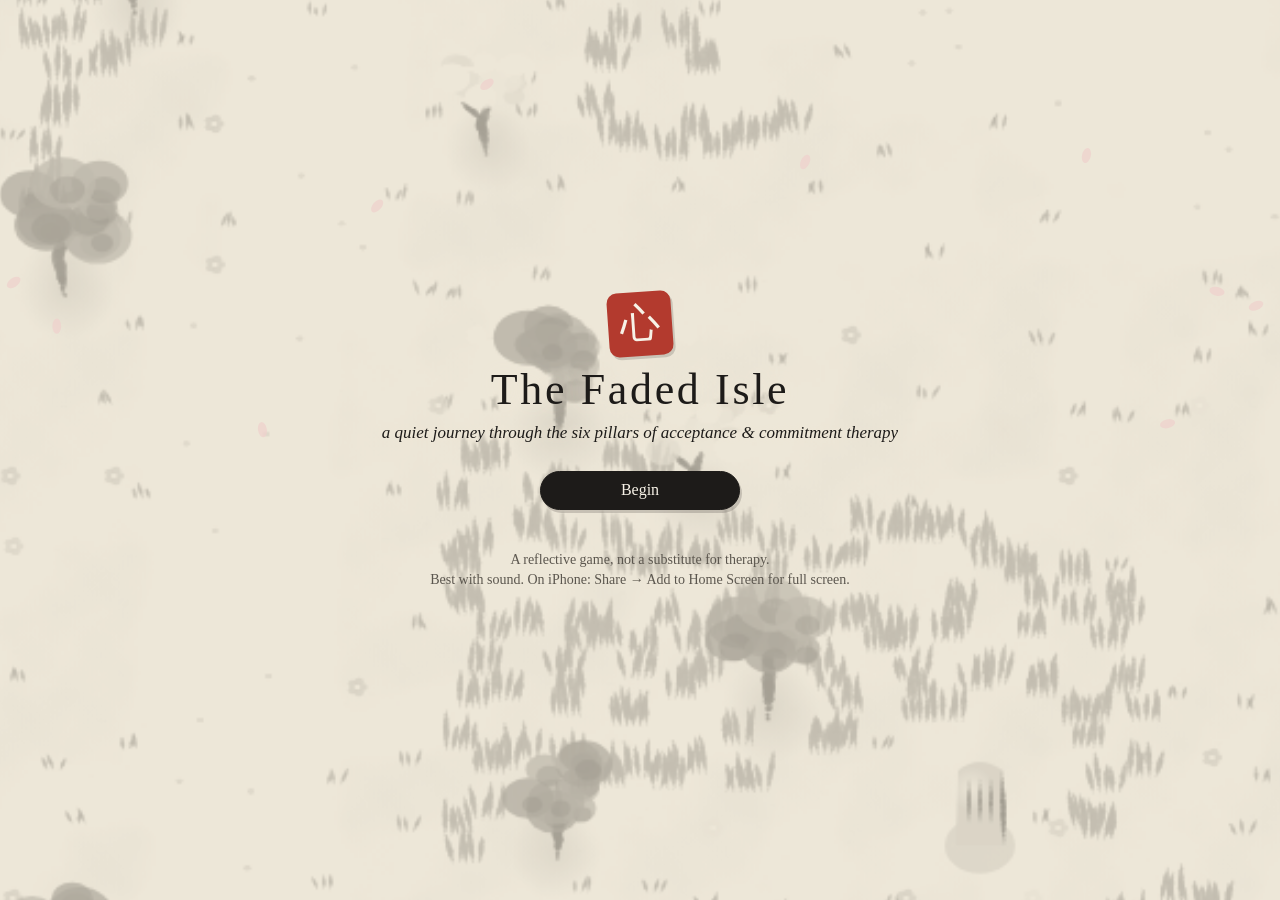
<file: act-game/index.html>
<!DOCTYPE html>
<html lang="en">
<head>
  <meta charset="UTF-8">
  <meta name="viewport" content="width=device-width, initial-scale=1, maximum-scale=1, user-scalable=no, viewport-fit=cover">
  <title>The Faded Isle</title>
  <meta name="description" content="A quiet ink-wash exploration game about the six pillars of Acceptance & Commitment Therapy.">
  <meta name="theme-color" content="#efe7d6">
  <meta name="apple-mobile-web-app-capable" content="yes">
  <meta name="mobile-web-app-capable" content="yes">
  <meta name="apple-mobile-web-app-status-bar-style" content="black-translucent">
  <meta name="apple-mobile-web-app-title" content="Faded Isle">
  <meta property="og:title" content="The Faded Isle">
  <meta property="og:description" content="A quiet ink-wash journey through the six pillars of ACT.">
  <link rel="manifest" href="manifest.webmanifest">
  <link rel="apple-touch-icon" href="icon-180.png">
  <link rel="icon" href="icon-180.png">
  <link rel="stylesheet" href="style.css">
</head>
<body>
  <canvas id="game"></canvas>

  <div id="hud" hidden>
    <button id="pills" aria-label="Pillars learned"></button>
    <div class="right">
      <button id="soundBtn" aria-label="Sound">
        <svg viewBox="0 0 24 24"><path d="M4 9h4l5-4v14l-5-4H4z"/><path class="wave" d="M16 8c1.5 1.2 1.5 6.8 0 8M18.5 5.5c3 2.5 3 10.5 0 13"/></svg>
      </button>
      <button id="journalBtn" aria-label="Journal">
        <svg viewBox="0 0 24 24"><path d="M5 4h11a3 3 0 0 1 3 3v13H8a3 3 0 0 1-3-3z"/><path d="M5 17a3 3 0 0 1 3-3h11"/></svg>
      </button>
    </div>
  </div>

  <button id="act" hidden>Meet</button>
  <div id="toast"></div>
  <div id="panel" hidden></div>
  <div id="dialog" hidden>
    <div class="box"><span class="who" hidden></span><p class="text"></p><div class="opts"></div></div>
  </div>

  <script type="module" src="game.js"></script>
</body>
</html>
</file>
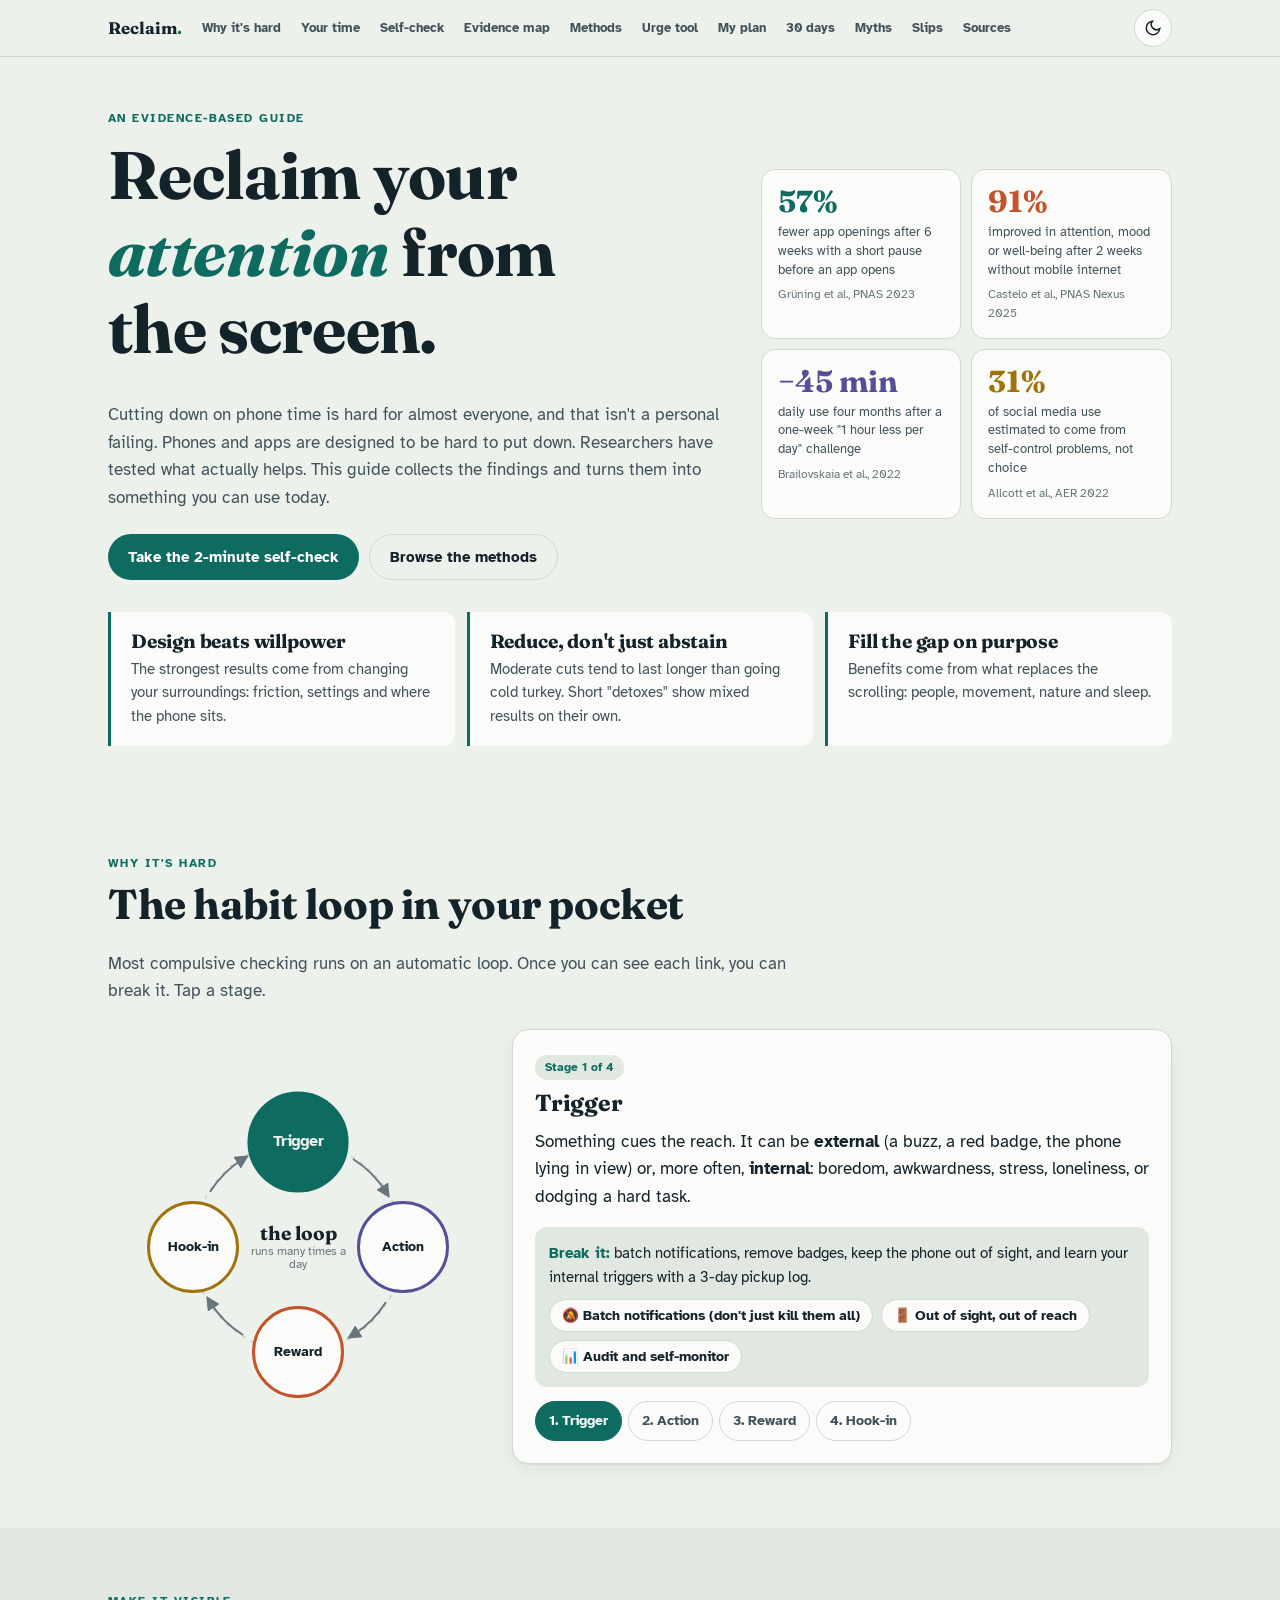
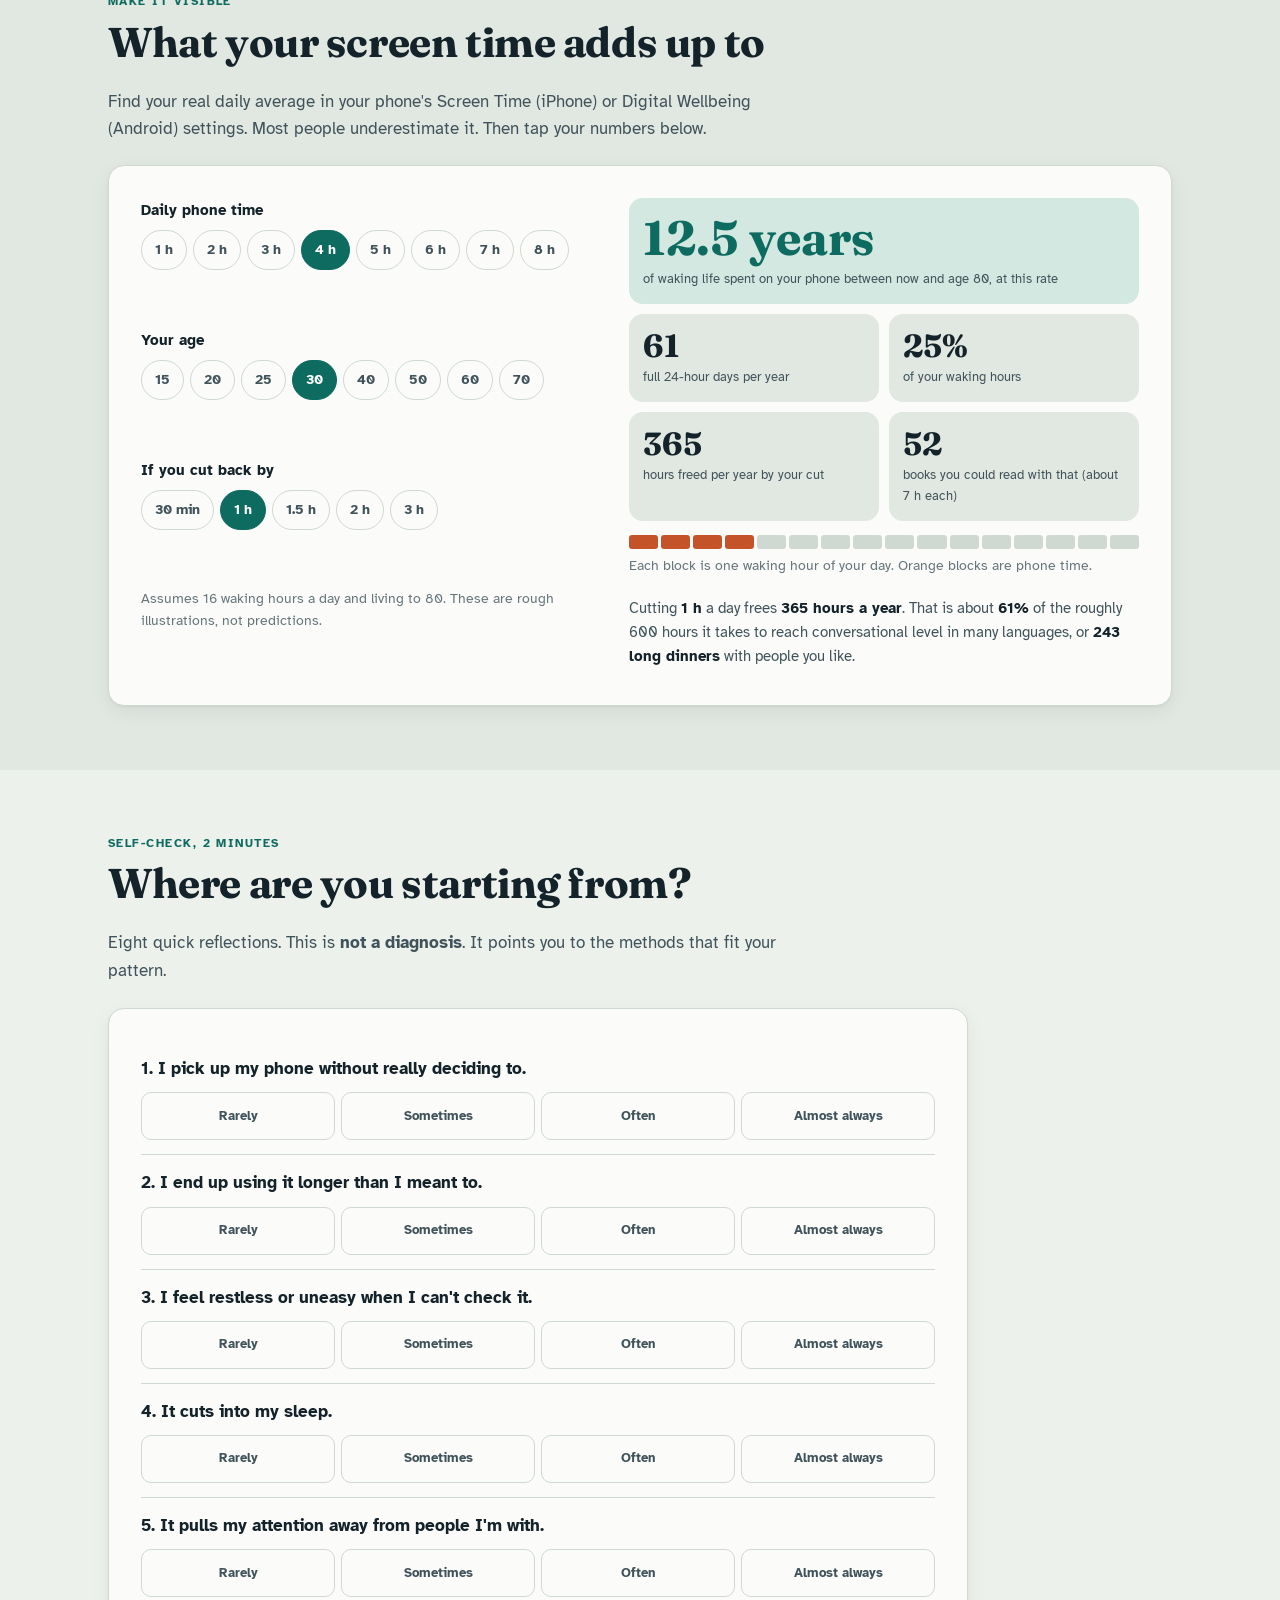
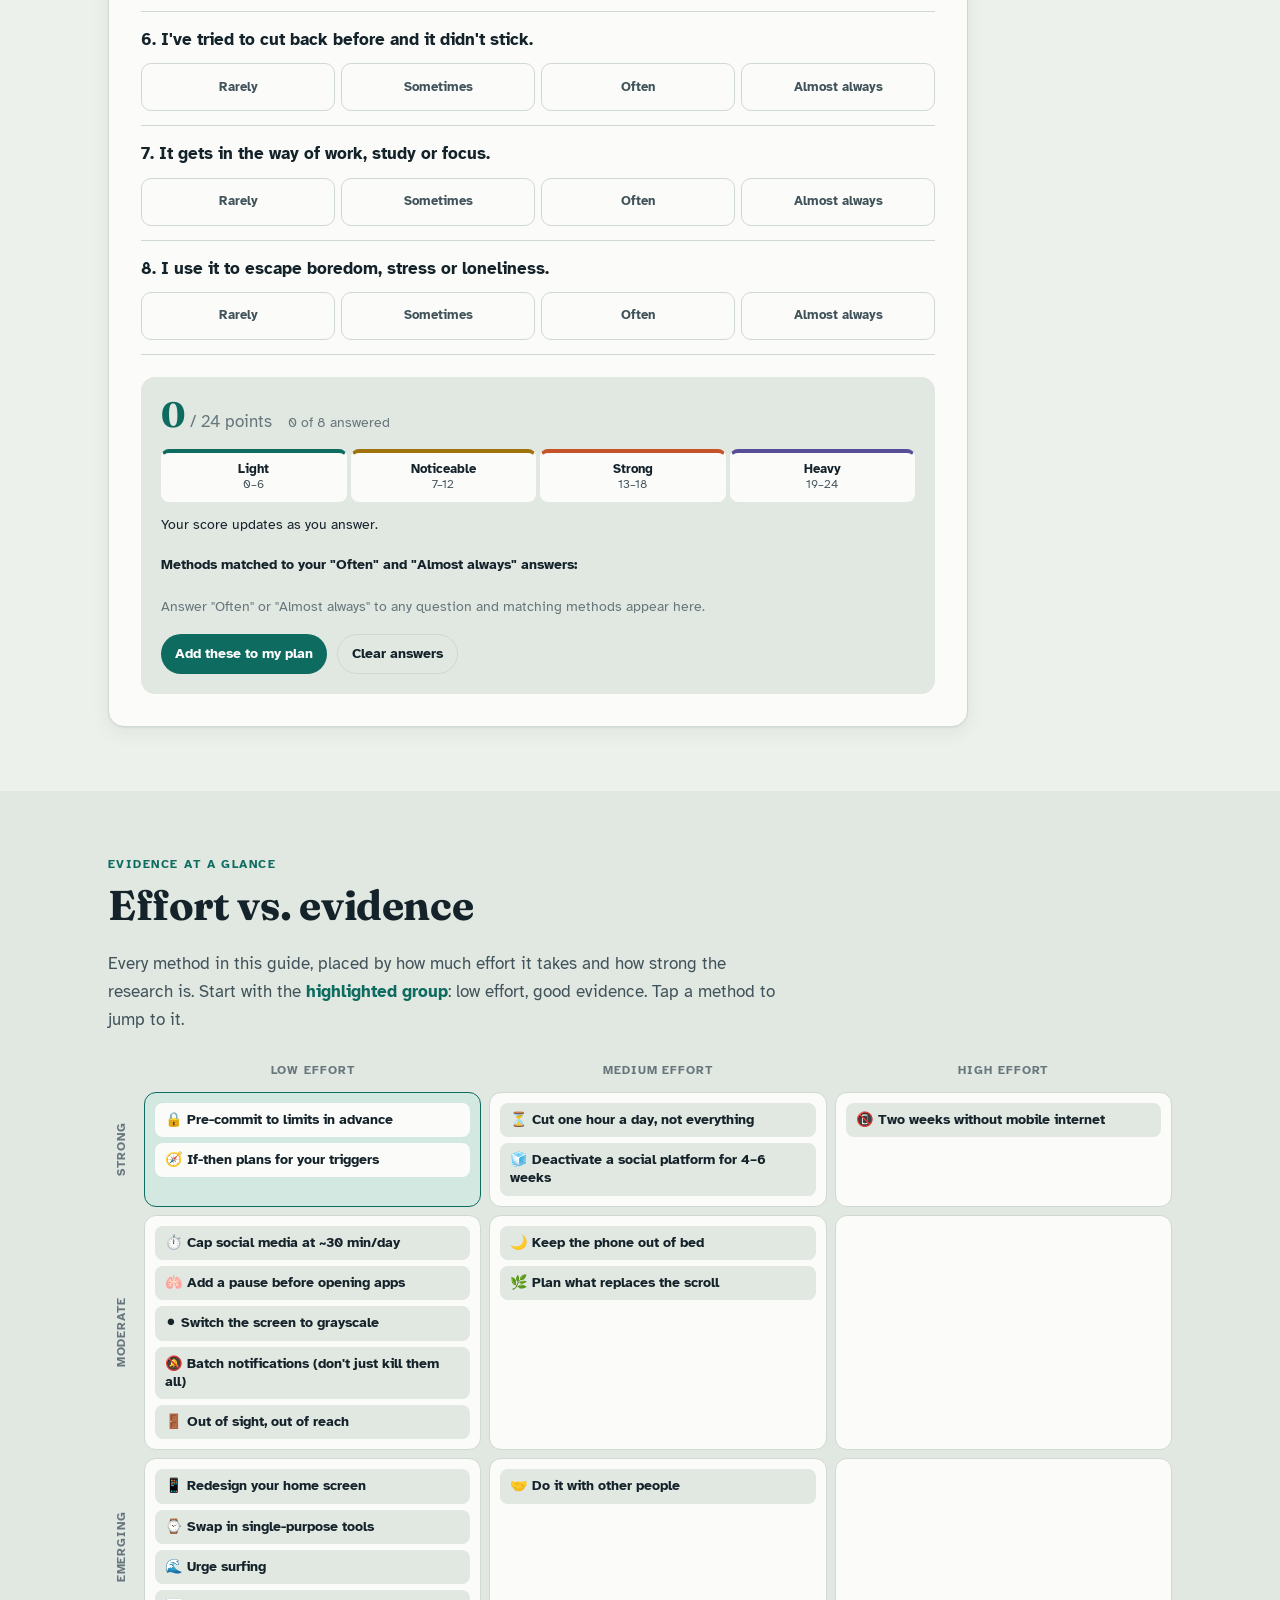
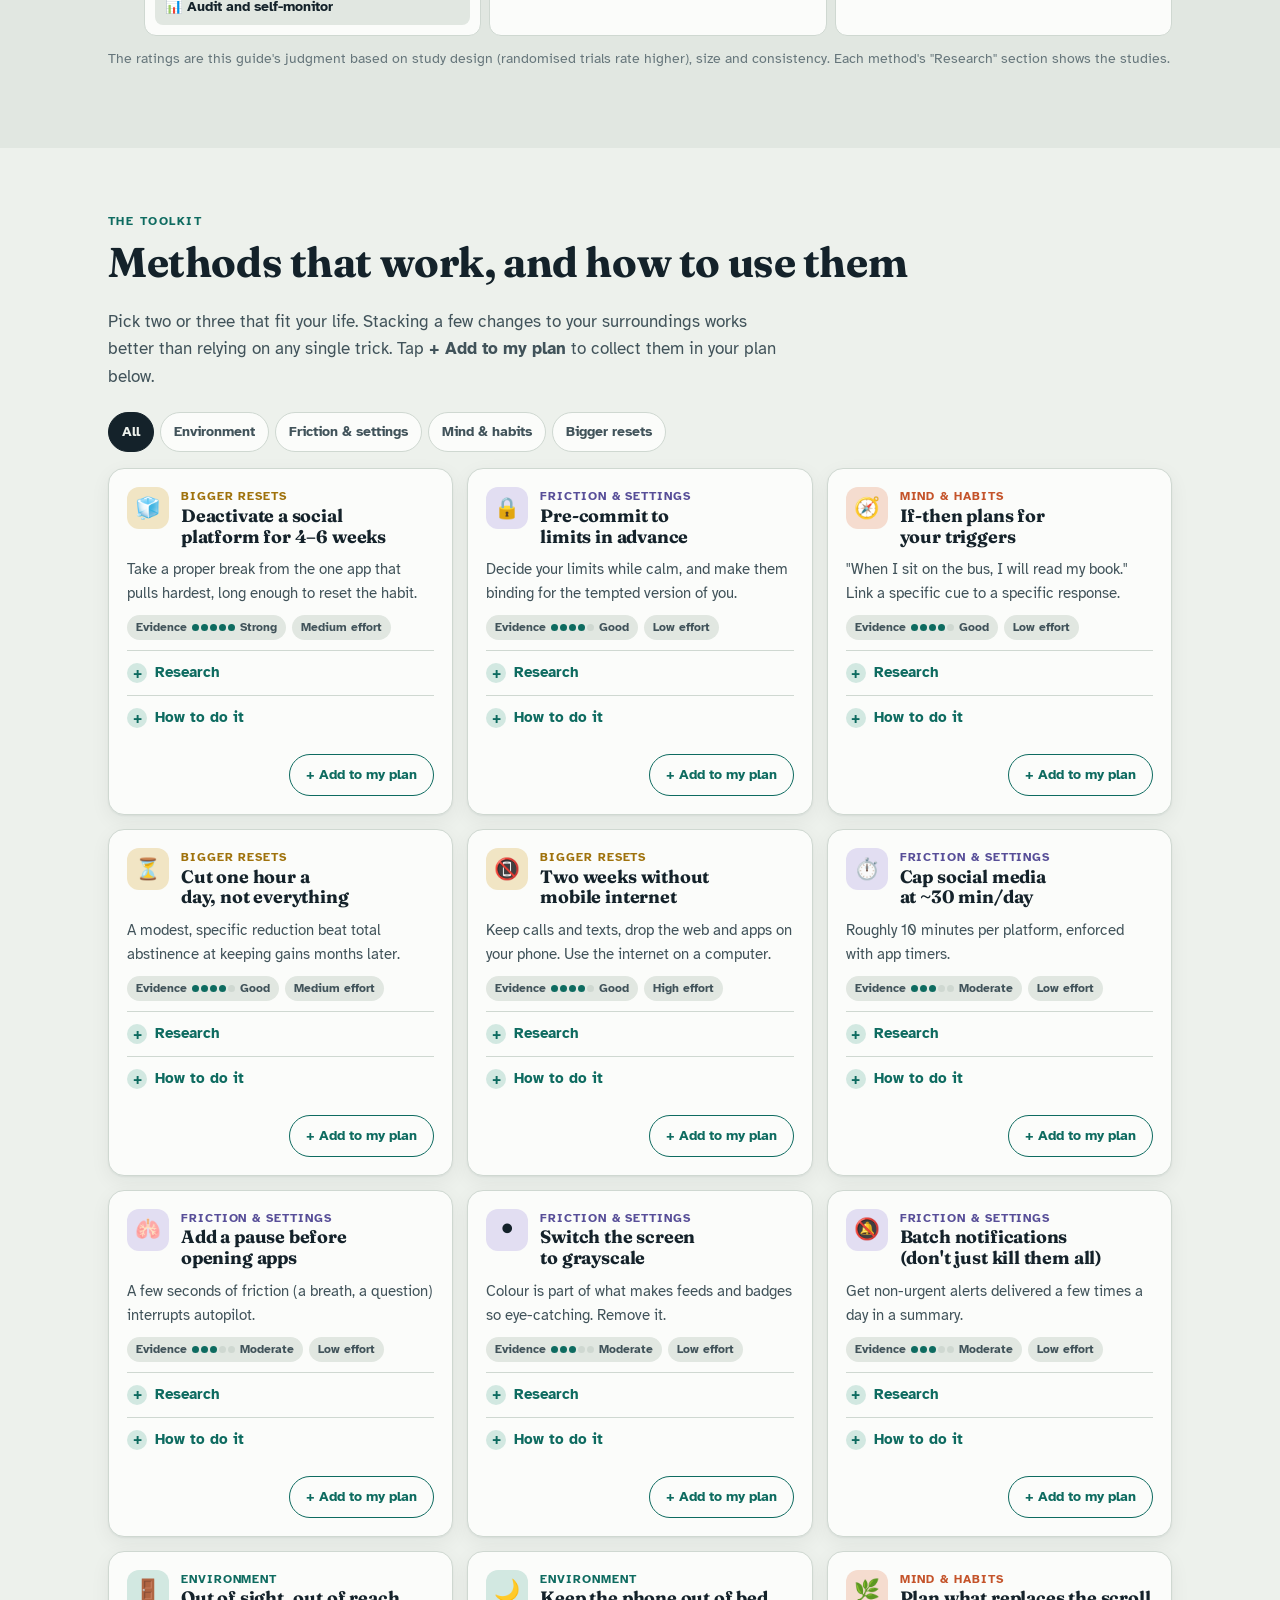
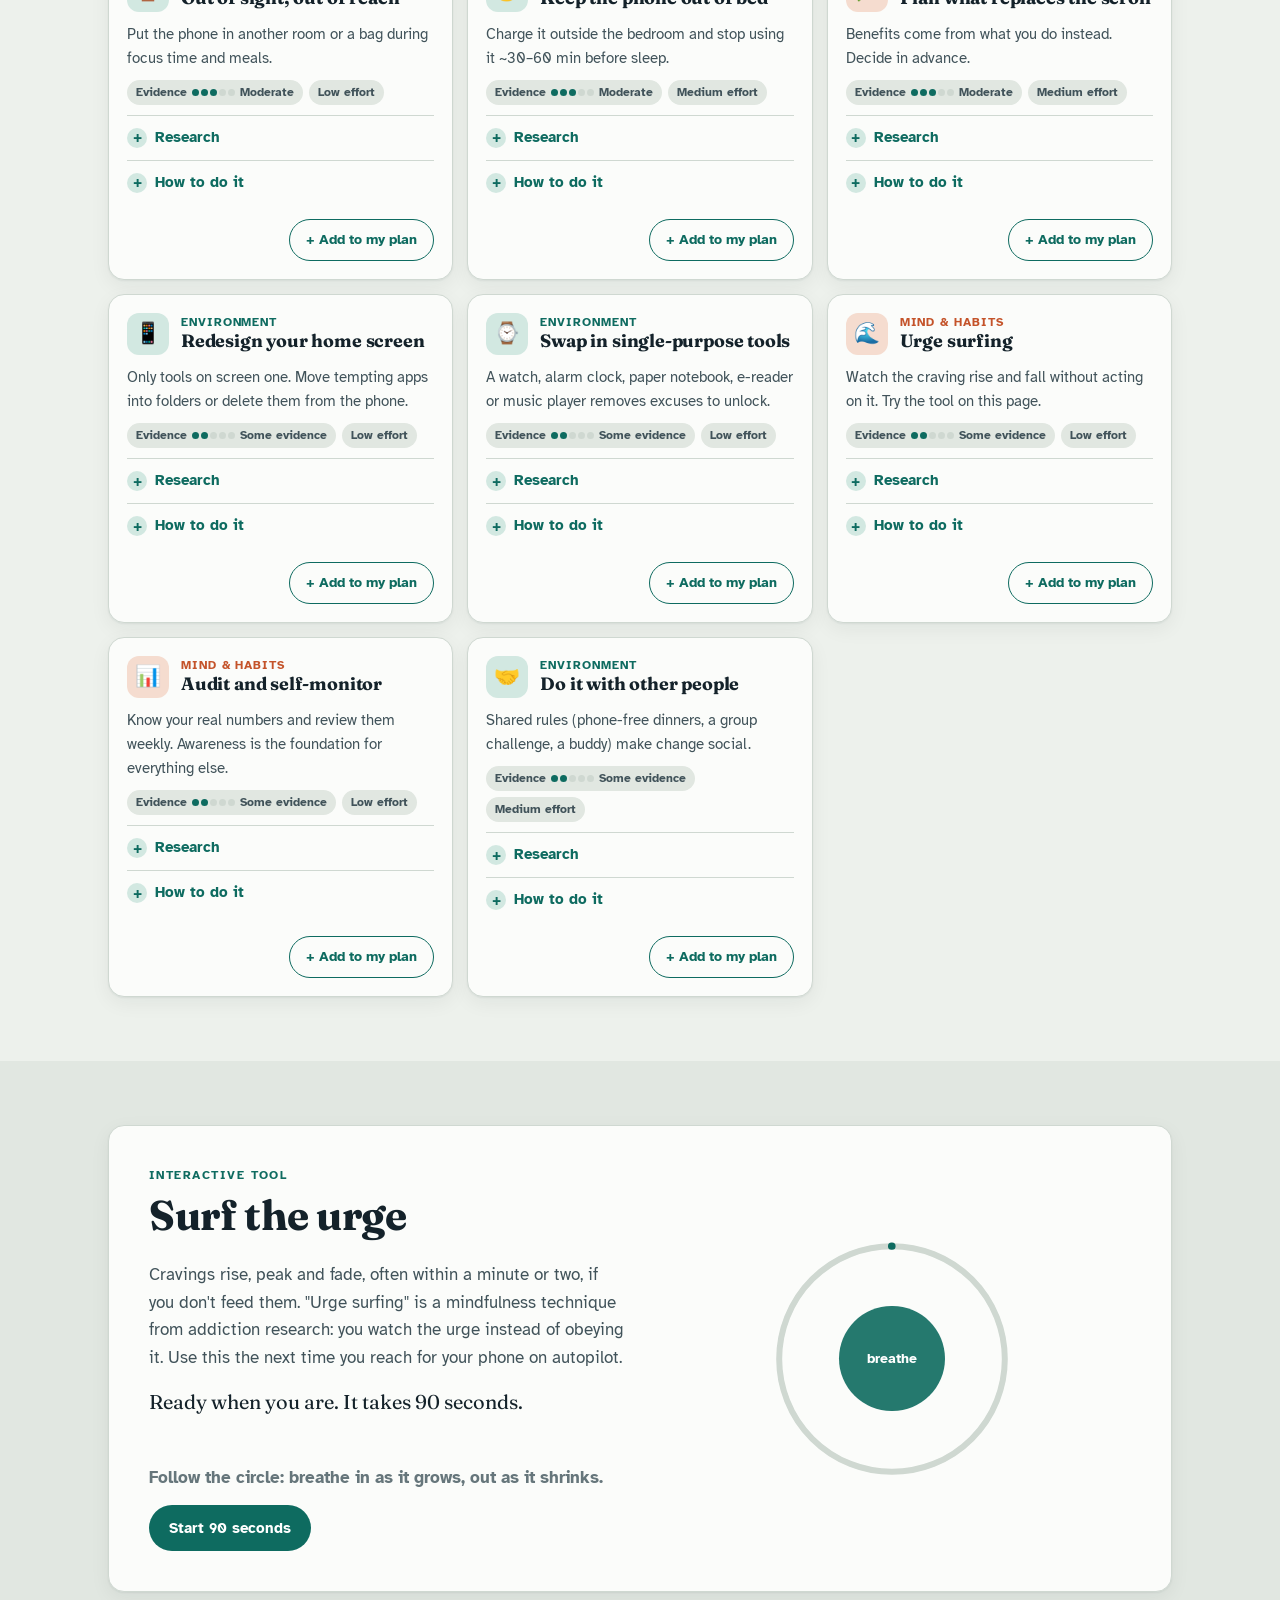
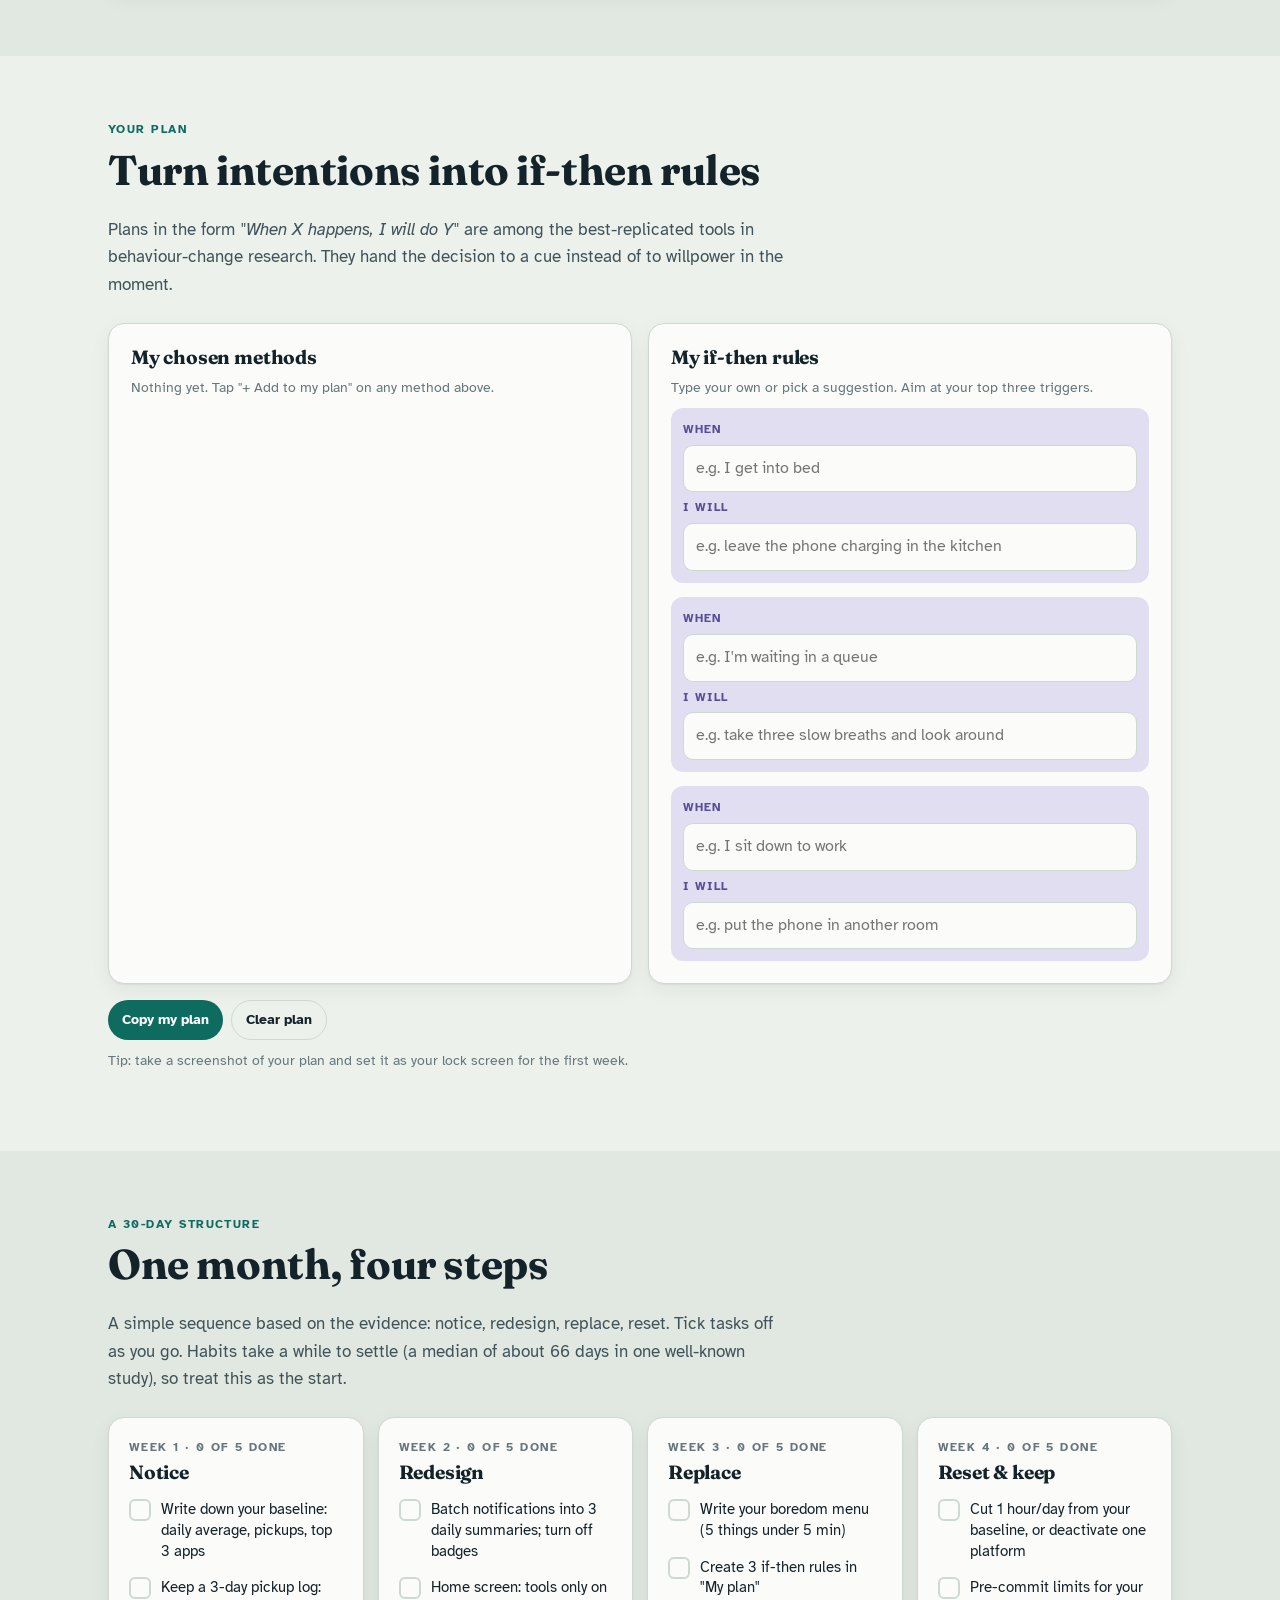
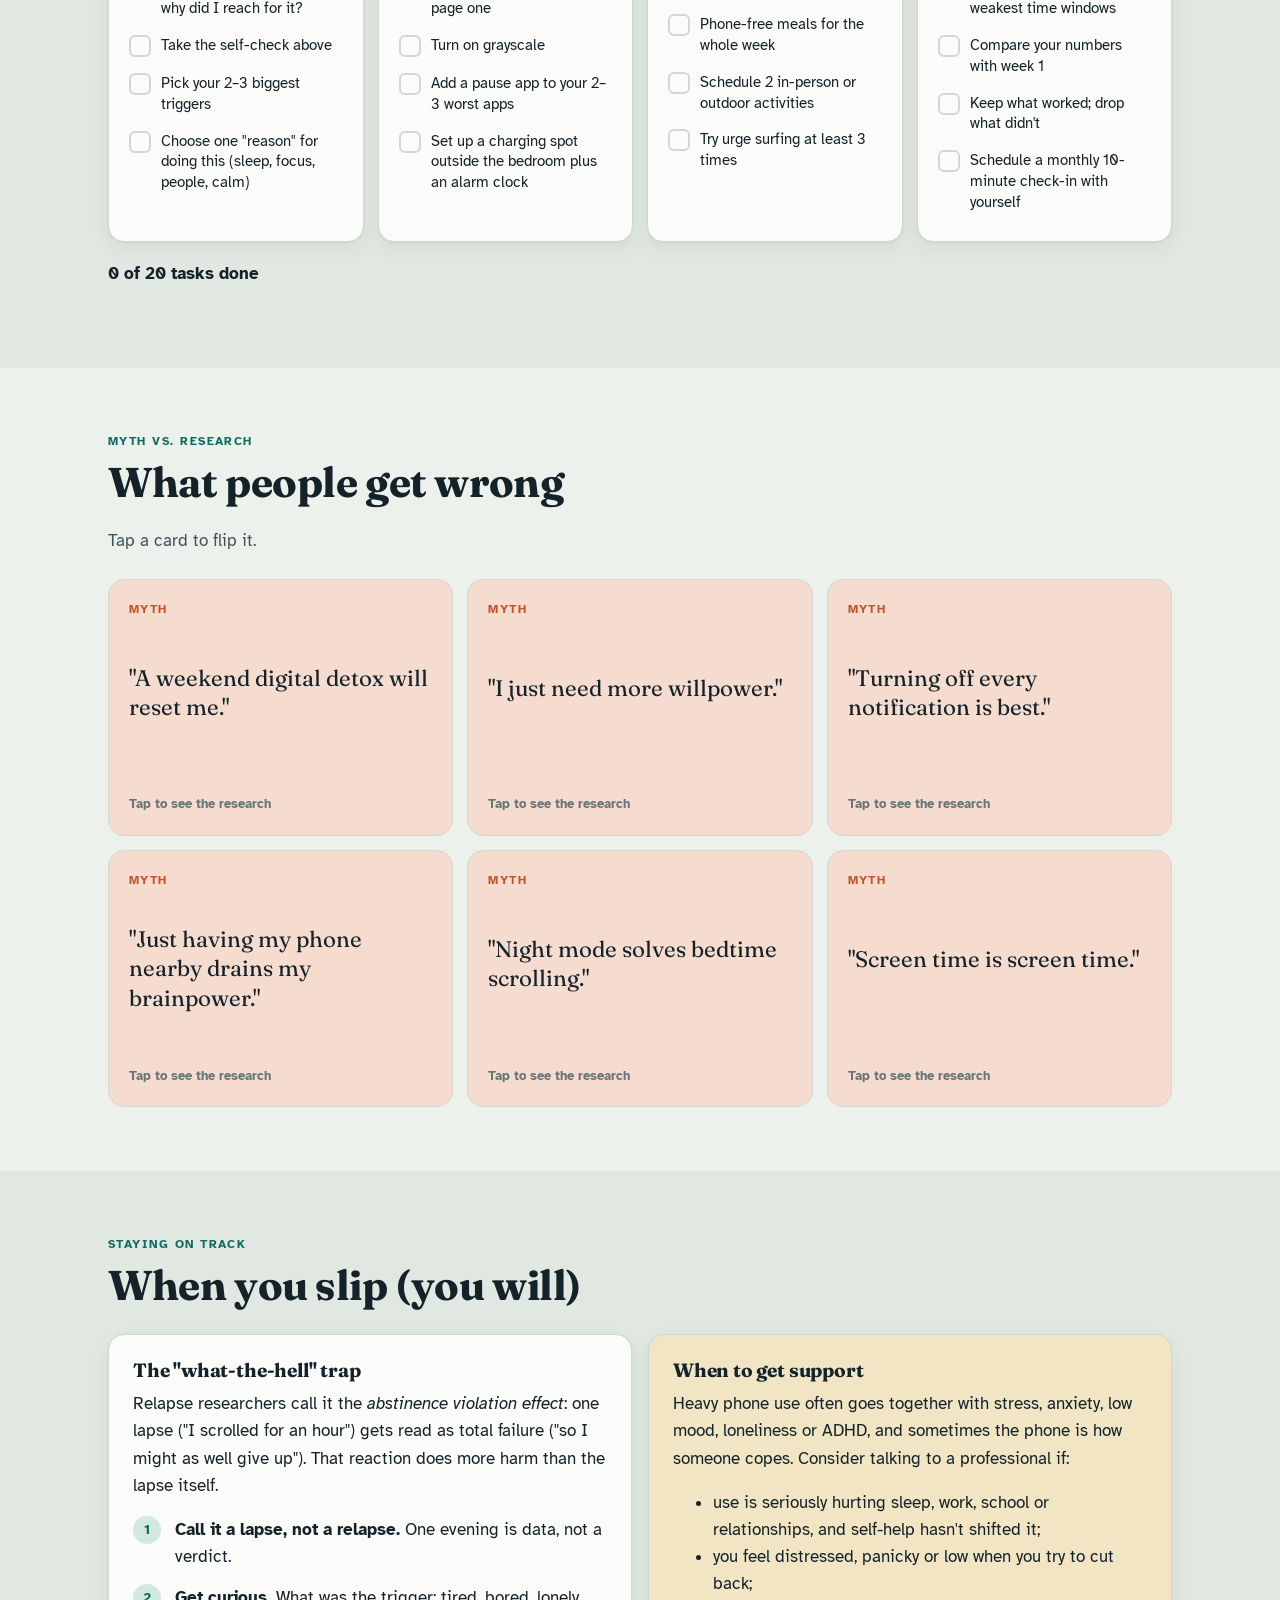
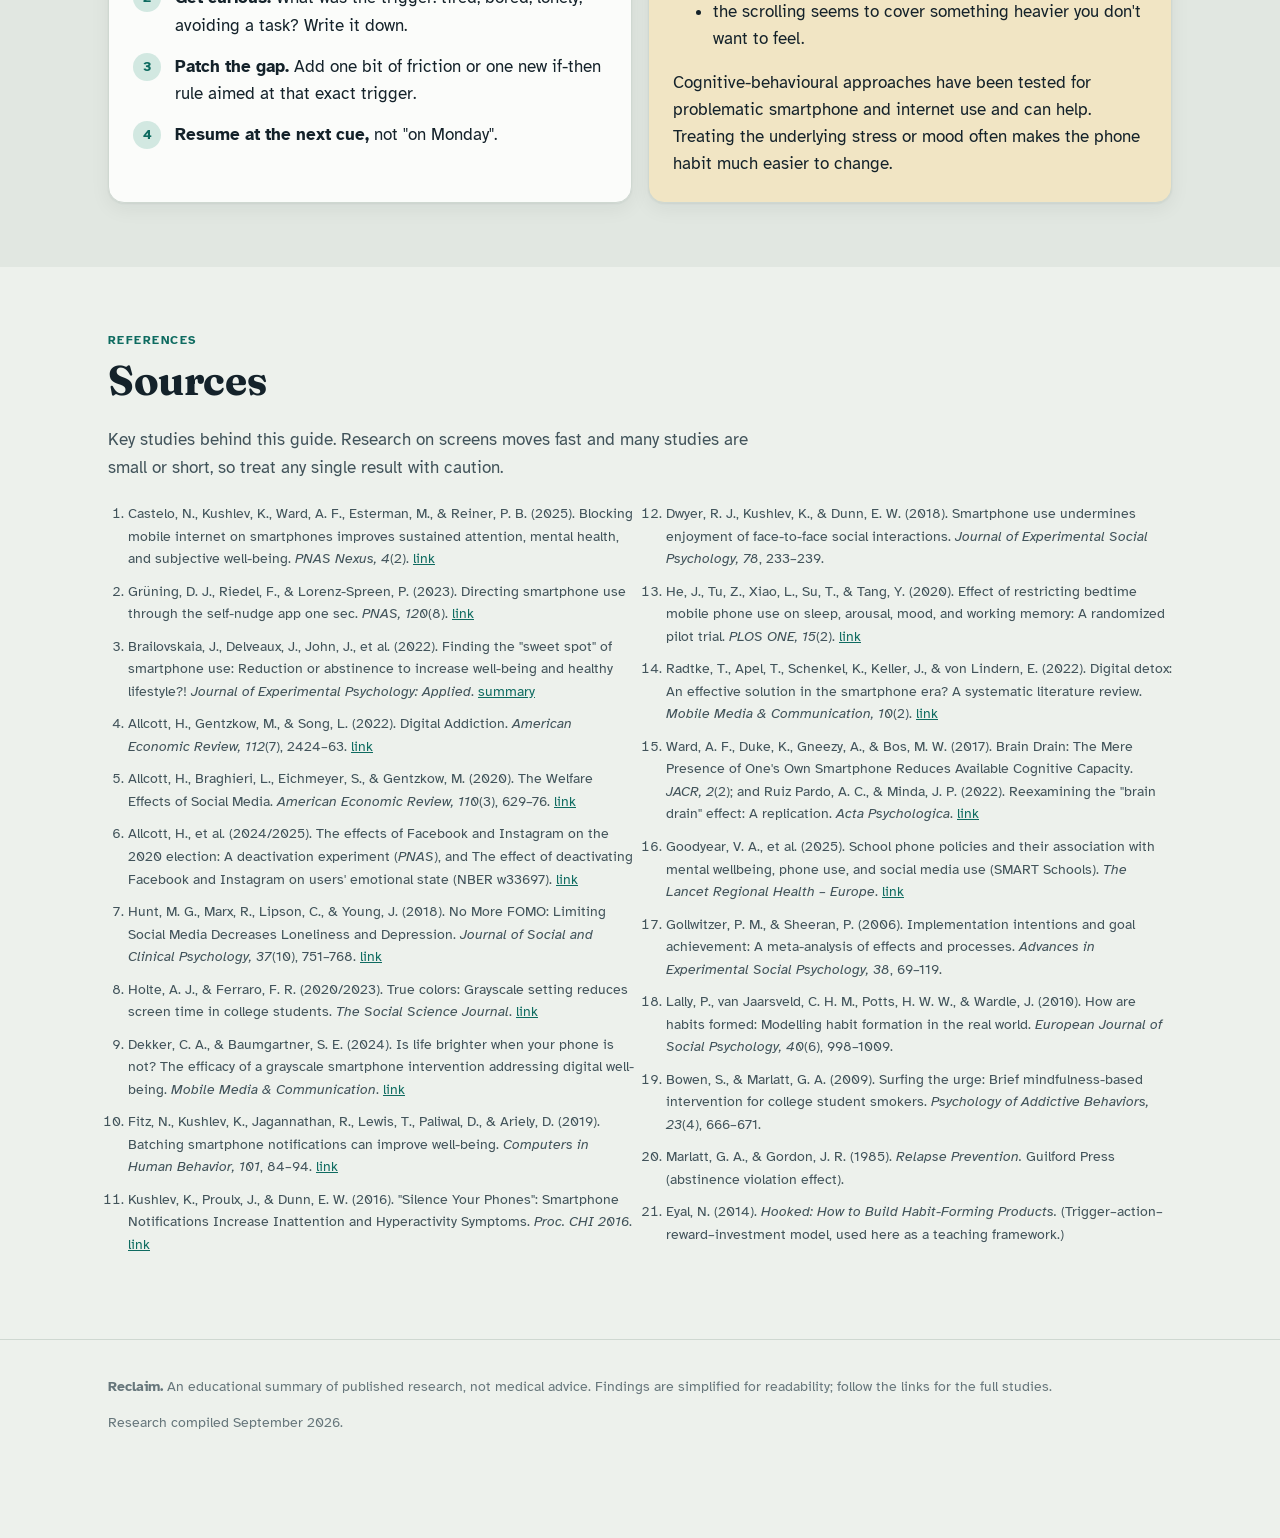
<file: screen-time-guide.html>
<!DOCTYPE html>
<html lang="en">
<head>
<meta charset="UTF-8">
<meta name="viewport" content="width=device-width, initial-scale=1.0, viewport-fit=cover">
<title>Reclaim Your Attention</title>
<meta name="description" content="An evidence-based, interactive guide to reducing phone and screen time.">
<link rel="preconnect" href="https://fonts.googleapis.com"><link rel="preconnect" href="https://fonts.gstatic.com" crossorigin><link href="https://fonts.googleapis.com/css2?family=Atkinson+Hyperlegible:ital,wght@0,400;0,700;1,400&family=Fraunces:ital,opsz,wght@0,9..144,600;0,9..144,700;1,9..144,600&display=swap" rel="stylesheet">
<style>
/* Layout: single reading column that widens into card grids; every interactive
   piece is a hidden input + <label>, so it works with scripts disabled. */
:root{
  --bg:#edf1ec; --surface:#fbfcfa; --surface-2:#e1e7e1; --ink:#14222a; --ink-2:#41535a; --muted:#66767b;
  --line:#cfd8d1; --accent:#0e6b60; --accent-ink:#ffffff; --accent-soft:#d2e8e1;
  --signal:#c4532a; --signal-soft:#f5dccf; --gold:#9f720c; --gold-soft:#f1e5c4; --violet:#574e98; --violet-soft:#e2def2;
  --shadow:0 1px 2px rgba(20,34,42,.06),0 6px 20px rgba(20,34,42,.06);
  --radius:16px; --maxw:1120px;
  --display:"Fraunces",Georgia,"Times New Roman",serif;
  --body:"Atkinson Hyperlegible",system-ui,-apple-system,"Segoe UI",Roboto,sans-serif;
}
@media (prefers-color-scheme:dark){
  :root:not([data-theme="light"]){
    --bg:#0e1517; --surface:#162024; --surface-2:#1f2b2f; --ink:#e6ecea; --ink-2:#b3c0bf; --muted:#8a9897;
    --line:#2b383b; --accent:#5cc2b1; --accent-ink:#0e1517; --accent-soft:#1b3a35;
    --signal:#f0946f; --signal-soft:#3d251c; --gold:#e0bb5e; --gold-soft:#372d18; --violet:#a79ae3; --violet-soft:#29243f;
    --shadow:0 1px 2px rgba(0,0,0,.3),0 6px 20px rgba(0,0,0,.25); color-scheme:dark;
  }
}
:root[data-theme="dark"]{
  --bg:#0e1517; --surface:#162024; --surface-2:#1f2b2f; --ink:#e6ecea; --ink-2:#b3c0bf; --muted:#8a9897;
  --line:#2b383b; --accent:#5cc2b1; --accent-ink:#0e1517; --accent-soft:#1b3a35;
  --signal:#f0946f; --signal-soft:#3d251c; --gold:#e0bb5e; --gold-soft:#372d18; --violet:#a79ae3; --violet-soft:#29243f;
  --shadow:0 1px 2px rgba(0,0,0,.3),0 6px 20px rgba(0,0,0,.25); color-scheme:dark;
}
*{box-sizing:border-box}
html{scroll-behavior:smooth;scroll-padding-top:76px;-webkit-text-size-adjust:100%;text-size-adjust:100%}
body{margin:0;background:var(--bg);color:var(--ink);font-family:var(--body);font-size:17px;line-height:1.6;overflow-x:hidden;-webkit-tap-highlight-color:transparent}
h1,h2,h3{font-family:var(--display);line-height:1.15;margin:0 0 .5em;letter-spacing:-.01em;text-wrap:balance}
h2{font-size:clamp(1.75rem,5vw,2.6rem)}
h3{font-size:1.2rem}
p{margin:0 0 1em}
a{color:var(--accent)}
button{font:inherit;color:inherit;cursor:pointer}
label{cursor:pointer;-webkit-user-select:none;user-select:none}
:focus-visible{outline:3px solid var(--accent);outline-offset:2px}
.vh{position:fixed;top:0;left:0;width:1px;height:1px;opacity:0;margin:0;pointer-events:none}
.wrap{max-width:var(--maxw);margin:0 auto;padding-left:16px;padding-right:16px}
@media (min-width:720px){.wrap{padding-left:28px;padding-right:28px}}
section{padding-top:64px;padding-bottom:64px}
.alt{background:var(--surface-2)}
.eyebrow{display:block;font-size:.76rem;font-weight:700;letter-spacing:.12em;text-transform:uppercase;color:var(--accent);margin-bottom:.6em}
.lede{font-size:1.08rem;color:var(--ink-2);max-width:62ch}
.card{background:var(--surface);border:1px solid var(--line);border-radius:var(--radius);box-shadow:var(--shadow)}
.muted{color:var(--muted)}
.small{font-size:.88rem}
.js-only{display:none!important}

/* top bar */
.topbar{position:-webkit-sticky;position:sticky;top:0;top:env(safe-area-inset-top,0px);z-index:50;background:var(--bg);border-bottom:1px solid var(--line)}
.topbar .wrap{display:flex;align-items:center;height:56px}
.brand{font-family:var(--display);font-weight:700;font-size:1.05rem;white-space:nowrap;text-decoration:none;color:var(--ink);margin-right:10px}
.brand span{color:var(--accent)}
.navlinks{display:flex;overflow-x:auto;-webkit-overflow-scrolling:touch;scrollbar-width:none;flex:1;min-width:0}
.navlinks::-webkit-scrollbar{display:none}
.navlinks a{font-size:.84rem;font-weight:700;color:var(--ink-2);text-decoration:none;padding:7px 10px;border-radius:999px;white-space:nowrap}
.navlinks a.active{background:var(--accent-soft);color:var(--accent)}
.iconbtn{border:1px solid var(--line);background:var(--surface);border-radius:999px;width:38px;height:38px;align-items:center;justify-content:center;flex:none;margin-left:8px}
.js .iconbtn.js-only{display:flex!important}
.progress{position:absolute;left:0;bottom:-1px;height:2px;background:var(--accent);width:0}

/* hero */
.hero{padding-top:52px;padding-bottom:44px}
.hero h1{font-size:clamp(2.3rem,8vw,4.2rem);max-width:15ch}
.hero h1 em{font-style:italic;color:var(--accent)}
.hero-grid{display:grid;grid-template-columns:minmax(0,1fr);gap:36px;align-items:center}
@media (min-width:900px){.hero-grid{grid-template-columns:minmax(0,1.2fr) minmax(0,.8fr)}}
.cta-row{display:flex;flex-wrap:wrap;gap:10px;margin-top:22px}
.btn{display:inline-flex;align-items:center;justify-content:center;gap:8px;border:none;border-radius:999px;padding:12px 20px;font-weight:700;text-decoration:none;font-size:.96rem;line-height:1.2;min-height:46px}
.btn:active{opacity:.85}
.btn-primary{background:var(--accent);color:var(--accent-ink)}
.btn-ghost{background:transparent;border:1.5px solid var(--line);color:var(--ink)}
.btn-sm{padding:8px 14px;font-size:.86rem;min-height:40px}
.stats{display:grid;grid-template-columns:repeat(2,minmax(0,1fr));gap:10px}
.stat{padding:16px;border-radius:14px;background:var(--surface);border:1px solid var(--line)}
.stat b{display:block;font-family:var(--display);font-size:1.9rem;line-height:1;color:var(--accent);margin-bottom:6px}
.stat.s2 b{color:var(--signal)} .stat.s3 b{color:var(--violet)} .stat.s4 b{color:var(--gold)}
.stat span{font-size:.84rem;color:var(--ink-2);line-height:1.4;display:block}
.stat cite{font-style:normal;font-size:.72rem;color:var(--muted);display:block;margin-top:6px}
.principles{display:grid;grid-template-columns:minmax(0,1fr);gap:12px;margin-top:32px}
@media (min-width:760px){.principles{grid-template-columns:repeat(3,minmax(0,1fr))}}
.principles div{padding:18px 20px;border-left:3px solid var(--accent);background:var(--surface);border-radius:0 12px 12px 0}
.principles h3{margin-bottom:.3em}
.principles p{margin:0;font-size:.92rem;color:var(--ink-2)}

/* choice chips (shared) */
.chips{display:flex;flex-wrap:wrap;gap:6px}
.chipl{display:inline-flex;align-items:center;justify-content:center;border:1.5px solid var(--line);background:var(--surface);border-radius:999px;padding:8px 13px;font-size:.88rem;font-weight:700;color:var(--ink-2);min-height:40px;line-height:1.2}
.on-style{background:var(--accent);border-color:var(--accent);color:var(--accent-ink)}

/* loop */
.loop{display:grid;grid-template-columns:minmax(0,1fr);gap:24px;align-items:center;margin-top:24px}
@media (min-width:880px){.loop{grid-template-columns:380px minmax(0,1fr)}}
.diagram{position:relative;width:300px;height:300px;max-width:100%;margin:0 auto}
.diagram svg{position:absolute;top:0;left:0;width:100%;height:100%}
.node{position:absolute;width:92px;height:92px;margin:-46px 0 0 -46px;border-radius:50%;border:3px solid;background:var(--surface);display:flex;align-items:center;justify-content:center;font-weight:700;font-size:.9rem;color:var(--ink);text-align:center;transition:transform .2s}
.node.n0{left:50%;top:15%;border-color:var(--accent)}
.node.n1{left:85%;top:50%;border-color:var(--violet)}
.node.n2{left:50%;top:85%;border-color:var(--signal)}
.node.n3{left:15%;top:50%;border-color:var(--gold)}
.dcenter{position:absolute;left:50%;top:50%;width:96px;transform:translate(-50%,-50%);text-align:center;font-family:var(--display);font-weight:700;font-size:1.2rem;line-height:1.2}
.dcenter small{display:block;font-family:var(--body);font-weight:400;font-size:.72rem;color:var(--muted)}
.panel{display:none;padding:22px}
.panel .tag{display:inline-block;padding:3px 10px;border-radius:999px;font-size:.75rem;font-weight:700;background:var(--surface-2);margin-bottom:10px}
.panel h3{font-size:1.45rem}
.breaker{margin-top:12px;padding:14px;border-radius:12px;background:var(--surface-2);font-size:.95rem}
.breaker b{color:var(--accent)}
.recs{display:flex;flex-wrap:wrap;gap:8px;margin-top:10px}
.chip{display:inline-flex;align-items:center;gap:6px;border:1px solid var(--line);background:var(--surface);border-radius:999px;padding:7px 12px;font-size:.85rem;font-weight:700;color:var(--ink);text-decoration:none;line-height:1.25}
.loop-tabs{margin-top:14px}

/* calculator */
.calc{padding:22px;display:grid;grid-template-columns:minmax(0,1fr);gap:24px;margin-top:22px}
@media (min-width:900px){.calc{grid-template-columns:minmax(0,1fr) minmax(0,1.1fr);padding:32px}}
.calc-controls{display:grid;gap:18px}
.ctl-title{font-weight:700;font-size:.95rem;margin-bottom:8px}
.calc-out{display:grid;grid-template-columns:repeat(2,minmax(0,1fr));gap:10px;align-content:start}
.calc-out .o{background:var(--surface-2);border-radius:14px;padding:14px}
.calc-out b{font-family:var(--display);font-size:clamp(1.4rem,5vw,2rem);display:block;line-height:1.1}
.calc-out .o > span{font-size:.82rem;color:var(--ink-2);display:block;margin-top:4px}
.calc-out .big{grid-column:1/-1;background:var(--accent-soft)}
.calc-out .big b{color:var(--accent);font-size:clamp(2rem,8vw,3rem)}
.calc-out .full{grid-column:1/-1;background:transparent;padding:4px 0}
.v{display:none}
.lifebar{display:grid;grid-template-columns:repeat(16,minmax(0,1fr));gap:3px}
.lifebar i{display:block;height:14px;border-radius:3px;background:var(--line)}
.instead{font-size:.95rem;color:var(--ink-2)}
.instead strong{color:var(--ink)}

/* quiz */
.quiz{padding:20px;margin-top:24px;max-width:860px}
@media (max-width:370px){.opts{grid-template-columns:repeat(2,minmax(0,1fr))}}
@media (min-width:720px){.quiz{padding:32px}}
.q{padding:14px 0;border-bottom:1px solid var(--line)}
.q p{font-weight:700;margin-bottom:10px}
.opts{display:grid;grid-template-columns:repeat(4,minmax(0,1fr));gap:6px}
.opts label{display:flex;align-items:center;justify-content:center;text-align:center;border:1.5px solid var(--line);background:var(--surface);border-radius:10px;padding:8px 4px;font-size:.8rem;font-weight:700;color:var(--ink-2);line-height:1.2;min-height:48px}
.quiz{counter-reset:score answered}
.qv0:checked{counter-increment:answered 1}
.qv1:checked{counter-increment:score 1 answered 1}
.qv2:checked{counter-increment:score 2 answered 1}
.qv3:checked{counter-increment:score 3 answered 1}
.qres{margin-top:22px;padding:20px;border-radius:14px;background:var(--surface-2)}
.scoreline{display:flex;flex-wrap:wrap;align-items:baseline;gap:4px 16px}
.score-n::before{content:counter(score)}
.answered-n::before{content:counter(answered)}
.scorebig{font-family:var(--display);font-size:2.2rem;font-weight:700;color:var(--accent);line-height:1}
.bands{display:grid;grid-template-columns:repeat(4,minmax(0,1fr));gap:4px;margin:14px 0 4px}
.bands div{border-radius:8px;padding:8px 6px;font-size:.74rem;line-height:1.25;text-align:center;background:var(--surface);color:var(--ink-2);border:2px solid transparent}
.bands div b{display:block;font-size:.8rem;color:var(--ink)}
.bands .b1{border-top:4px solid var(--accent)} .bands .b2{border-top:4px solid var(--gold)} .bands .b3{border-top:4px solid var(--signal)} .bands .b4{border-top:4px solid var(--violet)}
.bands div.cur{border-color:var(--ink);background:var(--bg)}
.bandtext{margin-top:12px}
.rec{display:none}
.rec-none{display:block;margin-top:8px}
.quiz-actions{display:flex;flex-wrap:wrap;gap:10px;margin-top:16px}

/* matrix */
.matrix{margin-top:24px;display:grid;grid-template-columns:minmax(0,1fr);gap:10px}
.mx-head{display:none}
.mx-cell{background:var(--surface);border:1px solid var(--line);border-radius:12px;padding:10px;display:flex;flex-direction:column;gap:6px}
.mx-cell.sweet{background:var(--accent-soft);border-color:var(--accent)}
.mx-tag{font-size:.72rem;font-weight:700;text-transform:uppercase;letter-spacing:.08em;color:var(--muted)}
.mx-cell.sweet .mx-tag{color:var(--accent)}
.mx-cell a{display:block;background:var(--surface-2);border-radius:8px;padding:8px 10px;font-size:.88rem;font-weight:700;color:var(--ink);text-decoration:none;line-height:1.3}
.mx-cell.sweet a{background:var(--surface)}
.mx-cell.empty{display:none}
@media (min-width:720px){
  .matrix{grid-template-columns:28px repeat(3,minmax(0,1fr));gap:8px}
  .mx-head{display:block;font-weight:700;color:var(--muted);text-transform:uppercase;letter-spacing:.08em;font-size:.72rem;padding:4px;text-align:center}
  .mx-rh{writing-mode:vertical-rl;transform:rotate(180deg);align-self:center}
  .mx-tag{display:none}
  .mx-cell.empty{display:flex}
  .mx-cell{min-height:90px}
}

/* methods */
.filters{margin:22px 0 16px}
.methods{display:grid;grid-template-columns:minmax(0,1fr);gap:14px}
@media (min-width:760px){.methods{grid-template-columns:repeat(2,minmax(0,1fr))}}
@media (min-width:1080px){.methods{grid-template-columns:repeat(3,minmax(0,1fr))}}
.m{padding:18px;display:flex;flex-direction:column;gap:10px;scroll-margin-top:80px}
.m:target{display:flex!important;border-color:var(--accent);box-shadow:0 0 0 3px var(--accent-soft)}
.m-top{display:flex;align-items:flex-start;gap:12px}
.m-ico{flex:none;width:42px;height:42px;border-radius:12px;display:flex;align-items:center;justify-content:center;font-size:1.3rem}
.m-top > div{min-width:0}
.m h3{font-size:1.12rem;margin:0}
.cat{font-size:.72rem;font-weight:700;text-transform:uppercase;letter-spacing:.08em}
.sum{font-size:.94rem;color:var(--ink-2);margin:0}
.badges{display:flex;gap:6px;flex-wrap:wrap}
.badge{font-size:.74rem;font-weight:700;padding:3px 9px;border-radius:999px;background:var(--surface-2);color:var(--ink-2);display:inline-flex;align-items:center;gap:5px}
.dots{display:inline-flex;gap:2px}
.dots i{width:7px;height:7px;border-radius:50%;background:var(--line)}
.dots i.on{background:var(--accent)}
details{border-top:1px solid var(--line)}
summary{cursor:pointer;font-weight:700;font-size:.92rem;color:var(--accent);list-style:none;display:flex;align-items:center;gap:8px;padding:10px 0;min-height:44px}
summary::-webkit-details-marker{display:none}
summary::before{content:"+";display:inline-flex;align-items:center;justify-content:center;width:20px;height:20px;border-radius:50%;background:var(--accent-soft);font-size:.95rem;flex:none}
details[open] > summary::before{content:"\2212"}
.finding{background:var(--surface-2);border-radius:10px;padding:12px;font-size:.9rem;margin:0 0 8px}
.finding b{display:block;font-size:.72rem;text-transform:uppercase;letter-spacing:.08em;color:var(--muted);margin-bottom:4px}
.m ol{padding-left:20px;margin:0 0 8px;font-size:.92rem}
.m ol li{margin-bottom:4px}
.caveat{font-size:.84rem;color:var(--muted);font-style:italic;margin:0 0 8px}
.m-foot{margin-top:auto;display:flex;justify-content:flex-end;padding-top:4px}
.addbtn{display:inline-flex;align-items:center;border:1.5px solid var(--accent);color:var(--accent);background:transparent;border-radius:999px;padding:8px 16px;font-size:.86rem;font-weight:700;min-height:42px}
.addbtn .a-on{display:none}

/* urge */
.urge{padding:26px;display:grid;grid-template-columns:minmax(0,1fr);gap:26px;align-items:center}
@media (min-width:820px){.urge{grid-template-columns:minmax(0,1fr) minmax(0,1fr);padding:40px}}
.msgs{display:grid;min-height:4.2em;margin:6px 0 4px}
.msgs span{grid-area:1/1;font-family:var(--display);font-size:1.25rem;line-height:1.3;opacity:0}
.msgs .intro{opacity:1}
.urge-time{font-variant-numeric:tabular-nums;color:var(--muted);font-weight:700;margin:0 0 14px}
.ubtn .stop{display:none}
.breath{width:240px;height:240px;max-width:100%;margin:0 auto;position:relative;display:flex;align-items:center;justify-content:center}
.breath svg{position:absolute;top:0;left:0;width:100%;height:100%;transform:rotate(-90deg)}
.breath .arc{stroke-dasharray:100;stroke-dashoffset:100}
.core{width:44%;height:44%;border-radius:50%;background:var(--accent);opacity:.9}
.blabel{position:absolute;left:0;right:0;top:50%;transform:translateY(-50%);text-align:center;font-weight:700;color:var(--accent-ink);font-size:.9rem;display:grid}
.blabel span{grid-area:1/1}
.blabel .bin,.blabel .bout{opacity:0}
@keyframes breathe{0%,100%{transform:scale(1)}45%,55%{transform:scale(1.75)}}
@keyframes bin{0%,45%{opacity:1}50%,100%{opacity:0}}
@keyframes bout{0%,50%{opacity:0}55%,100%{opacity:1}}
@keyframes ring{from{stroke-dashoffset:100}to{stroke-dashoffset:0}}
@keyframes msg{0%{opacity:0}8%,92%{opacity:1}100%{opacity:0}}
@keyframes msglast{0%{opacity:0}8%,100%{opacity:1}}
@keyframes fadeout{to{opacity:0}}
#uo:checked ~ .urge-text .ubtn .stop{display:inline}
#uo:focus-visible ~ .urge-text .ubtn{outline:3px solid var(--accent);outline-offset:2px}
#uo:checked ~ .urge-text .ubtn .start{display:none}
#uo:checked ~ .urge-text .msgs .intro{opacity:0}
#uo:checked ~ .breath .core{animation:breathe 10s ease-in-out infinite}
#uo:checked ~ .breath .bidle{animation:fadeout .2s forwards}
#uo:checked ~ .breath .bin{animation:bin 10s linear infinite}
#uo:checked ~ .breath .bout{animation:bout 10s linear infinite}
#uo:checked ~ .breath .arc{animation:ring 90s linear forwards}
@media (prefers-reduced-motion:reduce){#uo:checked ~ .breath .core{animation:none}html{scroll-behavior:auto}}

/* plan */
.plan-grid{display:grid;grid-template-columns:minmax(0,1fr);gap:16px;margin-top:24px}
@media (min-width:900px){.plan-grid{grid-template-columns:minmax(0,1fr) minmax(0,1fr)}}
.plan-box{padding:22px}
.plan-list{list-style:none;padding:0;margin:8px 0 0}
.pi{display:none;align-items:center;gap:10px;padding:10px 0;border-bottom:1px solid var(--line);font-size:.95rem}
.pi a{flex:1;min-width:0;color:var(--ink);text-decoration:none;font-weight:700}
.x{display:inline-flex;align-items:center;justify-content:center;border-radius:50%;width:34px;height:34px;flex:none;font-size:1.1rem;background:var(--surface-2);color:var(--muted)}
.ifthen{display:grid;gap:14px;margin-top:8px}
.rule{display:grid;grid-template-columns:minmax(0,1fr);gap:6px;padding:12px;border-radius:12px;background:var(--violet-soft)}
.rule label{font-size:.74rem;font-weight:700;text-transform:uppercase;letter-spacing:.08em;color:var(--violet)}
.rule input{width:100%;font:inherit;font-size:16px;padding:10px 12px;border-radius:10px;border:1.5px solid var(--line);background:var(--surface);color:var(--ink)}
.plan-actions{display:flex;gap:8px;flex-wrap:wrap;margin-top:16px}
.js .plan-actions .js-only{display:inline-flex!important}
.pill{position:fixed;right:16px;bottom:16px;bottom:calc(16px + env(safe-area-inset-bottom,0px));z-index:60;background:var(--ink);color:var(--bg);border-radius:999px;padding:11px 16px;font-weight:700;font-size:.9rem;text-decoration:none;box-shadow:0 8px 24px rgba(0,0,0,.25);display:none;align-items:center;gap:8px}
.pill b{background:var(--accent);color:var(--accent-ink);border-radius:999px;min-width:24px;height:24px;padding:0 6px;display:inline-flex;align-items:center;justify-content:center;font-size:.8rem}
main{counter-reset:plan}
.pin:checked{counter-increment:plan 1}
.pill b::before{content:counter(plan)}
.pin:checked ~ .pill{display:inline-flex}
.pin:checked ~ #plan .plan-empty{display:none}

/* roadmap */
.roadmap{counter-reset:all}
.weeks{display:grid;grid-template-columns:minmax(0,1fr);gap:14px;margin-top:24px}
@media (min-width:760px){.weeks{grid-template-columns:repeat(2,minmax(0,1fr))}}
@media (min-width:1080px){.weeks{grid-template-columns:repeat(4,minmax(0,1fr))}}
.week{padding:20px;display:flex;flex-direction:column;counter-reset:wk}
.week .wk{order:-2;font-size:.74rem;font-weight:700;text-transform:uppercase;letter-spacing:.12em;color:var(--muted)}
.week h3{order:-1;margin:4px 0 8px}
.wkc::before{content:counter(wk)}
.task{display:flex;gap:10px;align-items:flex-start;padding:8px 0;font-size:.93rem;line-height:1.4}
.task input{-webkit-appearance:none;appearance:none;flex:none;width:22px;height:22px;border-radius:6px;border:2px solid var(--line);margin:0;display:flex;align-items:center;justify-content:center;cursor:pointer;background:var(--surface)}
.task input:checked{background:var(--accent);border-color:var(--accent);counter-increment:wk 1 all 1}
.task input:checked::after{content:"";width:6px;height:11px;border:solid var(--accent-ink);border-width:0 2.5px 2.5px 0;transform:rotate(45deg) translate(-1px,-1px)}
.task input:checked + span{color:var(--muted);text-decoration:line-through}
.overall{margin-top:18px;font-weight:700}
.alln::before{content:counter(all)}

/* myths */
.myths{display:grid;grid-template-columns:minmax(0,1fr);gap:14px;margin-top:24px}
@media (min-width:760px){.myths{grid-template-columns:repeat(2,minmax(0,1fr))}}
@media (min-width:1080px){.myths{grid-template-columns:repeat(3,minmax(0,1fr))}}
.myth{display:grid;border-radius:var(--radius)}
.face{grid-area:1/1;border-radius:var(--radius);padding:20px;display:flex;flex-direction:column;border:1px solid var(--line);transition:opacity .35s,transform .35s,visibility .35s}
.face.front{background:var(--signal-soft)}
.face.back{background:var(--surface);opacity:0;visibility:hidden;transform:scale(.97)}
.myth input:checked ~ .front{opacity:0;visibility:hidden;transform:scale(.97)}
.myth input:checked ~ .back{opacity:1;visibility:visible;transform:none}
.myth input:focus-visible ~ .face{outline:3px solid var(--accent);outline-offset:2px}
.lbl{font-size:.74rem;font-weight:700;letter-spacing:.12em;text-transform:uppercase;margin-bottom:8px}
.front .lbl{color:var(--signal)}
.back .lbl{color:var(--accent)}
.front p{font-family:var(--display);font-size:1.4rem;line-height:1.3;margin-top:auto;margin-bottom:auto;padding-block:12px}
.back p{font-size:.93rem;color:var(--ink-2)}
.hint{margin-top:auto;padding-top:10px;font-size:.8rem;color:var(--muted);font-weight:700}

/* slips / sources */
.two{display:grid;grid-template-columns:minmax(0,1fr);gap:16px;margin-top:24px}
@media (min-width:860px){.two{grid-template-columns:minmax(0,1fr) minmax(0,1fr)}}
.two .card{padding:24px}
.steps{counter-reset:s;list-style:none;padding:0;margin:0}
.steps li{counter-increment:s;position:relative;padding:0 0 14px 42px}
.steps li::before{content:counter(s);position:absolute;left:0;top:0;width:28px;height:28px;border-radius:50%;background:var(--accent-soft);color:var(--accent);font-weight:700;display:flex;align-items:center;justify-content:center;font-size:.85rem}
.help{background:var(--gold-soft)}
.sources{margin-top:22px;font-size:.88rem;color:var(--ink-2);padding-left:20px}
.sources li{margin-bottom:10px;overflow-wrap:anywhere}
@media (min-width:860px){.sources{columns:2;column-gap:32px}.sources li{break-inside:avoid}}
footer{padding-top:36px;padding-bottom:90px;border-top:1px solid var(--line);font-size:.86rem;color:var(--muted)}
.toast{position:fixed;left:16px;right:16px;bottom:84px;margin:0 auto;max-width:360px;background:var(--ink);color:var(--bg);padding:10px 18px;border-radius:999px;font-size:.9rem;font-weight:700;opacity:0;pointer-events:none;transition:opacity .3s;z-index:70;text-align:center}
.toast.show{opacity:1}

#p-reduce1h:checked ~ #methods label[for=p-reduce1h]{background:var(--accent);color:var(--accent-ink)}
#p-reduce1h:focus-visible ~ #methods label[for=p-reduce1h]{outline:3px solid var(--accent);outline-offset:2px}
#p-reduce1h:checked ~ #methods label[for=p-reduce1h] .a-on{display:inline}
#p-reduce1h:checked ~ #methods label[for=p-reduce1h] .a-off{display:none}
#p-reduce1h:checked ~ #plan .pi-reduce1h{display:flex}
#p-nomobileweb:checked ~ #methods label[for=p-nomobileweb]{background:var(--accent);color:var(--accent-ink)}
#p-nomobileweb:focus-visible ~ #methods label[for=p-nomobileweb]{outline:3px solid var(--accent);outline-offset:2px}
#p-nomobileweb:checked ~ #methods label[for=p-nomobileweb] .a-on{display:inline}
#p-nomobileweb:checked ~ #methods label[for=p-nomobileweb] .a-off{display:none}
#p-nomobileweb:checked ~ #plan .pi-nomobileweb{display:flex}
#p-deactivate:checked ~ #methods label[for=p-deactivate]{background:var(--accent);color:var(--accent-ink)}
#p-deactivate:focus-visible ~ #methods label[for=p-deactivate]{outline:3px solid var(--accent);outline-offset:2px}
#p-deactivate:checked ~ #methods label[for=p-deactivate] .a-on{display:inline}
#p-deactivate:checked ~ #methods label[for=p-deactivate] .a-off{display:none}
#p-deactivate:checked ~ #plan .pi-deactivate{display:flex}
#p-socialcap:checked ~ #methods label[for=p-socialcap]{background:var(--accent);color:var(--accent-ink)}
#p-socialcap:focus-visible ~ #methods label[for=p-socialcap]{outline:3px solid var(--accent);outline-offset:2px}
#p-socialcap:checked ~ #methods label[for=p-socialcap] .a-on{display:inline}
#p-socialcap:checked ~ #methods label[for=p-socialcap] .a-off{display:none}
#p-socialcap:checked ~ #plan .pi-socialcap{display:flex}
#p-precommit:checked ~ #methods label[for=p-precommit]{background:var(--accent);color:var(--accent-ink)}
#p-precommit:focus-visible ~ #methods label[for=p-precommit]{outline:3px solid var(--accent);outline-offset:2px}
#p-precommit:checked ~ #methods label[for=p-precommit] .a-on{display:inline}
#p-precommit:checked ~ #methods label[for=p-precommit] .a-off{display:none}
#p-precommit:checked ~ #plan .pi-precommit{display:flex}
#p-pause:checked ~ #methods label[for=p-pause]{background:var(--accent);color:var(--accent-ink)}
#p-pause:focus-visible ~ #methods label[for=p-pause]{outline:3px solid var(--accent);outline-offset:2px}
#p-pause:checked ~ #methods label[for=p-pause] .a-on{display:inline}
#p-pause:checked ~ #methods label[for=p-pause] .a-off{display:none}
#p-pause:checked ~ #plan .pi-pause{display:flex}
#p-grayscale:checked ~ #methods label[for=p-grayscale]{background:var(--accent);color:var(--accent-ink)}
#p-grayscale:focus-visible ~ #methods label[for=p-grayscale]{outline:3px solid var(--accent);outline-offset:2px}
#p-grayscale:checked ~ #methods label[for=p-grayscale] .a-on{display:inline}
#p-grayscale:checked ~ #methods label[for=p-grayscale] .a-off{display:none}
#p-grayscale:checked ~ #plan .pi-grayscale{display:flex}
#p-notifs:checked ~ #methods label[for=p-notifs]{background:var(--accent);color:var(--accent-ink)}
#p-notifs:focus-visible ~ #methods label[for=p-notifs]{outline:3px solid var(--accent);outline-offset:2px}
#p-notifs:checked ~ #methods label[for=p-notifs] .a-on{display:inline}
#p-notifs:checked ~ #methods label[for=p-notifs] .a-off{display:none}
#p-notifs:checked ~ #plan .pi-notifs{display:flex}
#p-outofsight:checked ~ #methods label[for=p-outofsight]{background:var(--accent);color:var(--accent-ink)}
#p-outofsight:focus-visible ~ #methods label[for=p-outofsight]{outline:3px solid var(--accent);outline-offset:2px}
#p-outofsight:checked ~ #methods label[for=p-outofsight] .a-on{display:inline}
#p-outofsight:checked ~ #methods label[for=p-outofsight] .a-off{display:none}
#p-outofsight:checked ~ #plan .pi-outofsight{display:flex}
#p-bedroom:checked ~ #methods label[for=p-bedroom]{background:var(--accent);color:var(--accent-ink)}
#p-bedroom:focus-visible ~ #methods label[for=p-bedroom]{outline:3px solid var(--accent);outline-offset:2px}
#p-bedroom:checked ~ #methods label[for=p-bedroom] .a-on{display:inline}
#p-bedroom:checked ~ #methods label[for=p-bedroom] .a-off{display:none}
#p-bedroom:checked ~ #plan .pi-bedroom{display:flex}
#p-homescreen:checked ~ #methods label[for=p-homescreen]{background:var(--accent);color:var(--accent-ink)}
#p-homescreen:focus-visible ~ #methods label[for=p-homescreen]{outline:3px solid var(--accent);outline-offset:2px}
#p-homescreen:checked ~ #methods label[for=p-homescreen] .a-on{display:inline}
#p-homescreen:checked ~ #methods label[for=p-homescreen] .a-off{display:none}
#p-homescreen:checked ~ #plan .pi-homescreen{display:flex}
#p-analog:checked ~ #methods label[for=p-analog]{background:var(--accent);color:var(--accent-ink)}
#p-analog:focus-visible ~ #methods label[for=p-analog]{outline:3px solid var(--accent);outline-offset:2px}
#p-analog:checked ~ #methods label[for=p-analog] .a-on{display:inline}
#p-analog:checked ~ #methods label[for=p-analog] .a-off{display:none}
#p-analog:checked ~ #plan .pi-analog{display:flex}
#p-ifthen:checked ~ #methods label[for=p-ifthen]{background:var(--accent);color:var(--accent-ink)}
#p-ifthen:focus-visible ~ #methods label[for=p-ifthen]{outline:3px solid var(--accent);outline-offset:2px}
#p-ifthen:checked ~ #methods label[for=p-ifthen] .a-on{display:inline}
#p-ifthen:checked ~ #methods label[for=p-ifthen] .a-off{display:none}
#p-ifthen:checked ~ #plan .pi-ifthen{display:flex}
#p-replace:checked ~ #methods label[for=p-replace]{background:var(--accent);color:var(--accent-ink)}
#p-replace:focus-visible ~ #methods label[for=p-replace]{outline:3px solid var(--accent);outline-offset:2px}
#p-replace:checked ~ #methods label[for=p-replace] .a-on{display:inline}
#p-replace:checked ~ #methods label[for=p-replace] .a-off{display:none}
#p-replace:checked ~ #plan .pi-replace{display:flex}
#p-urgesurf:checked ~ #methods label[for=p-urgesurf]{background:var(--accent);color:var(--accent-ink)}
#p-urgesurf:focus-visible ~ #methods label[for=p-urgesurf]{outline:3px solid var(--accent);outline-offset:2px}
#p-urgesurf:checked ~ #methods label[for=p-urgesurf] .a-on{display:inline}
#p-urgesurf:checked ~ #methods label[for=p-urgesurf] .a-off{display:none}
#p-urgesurf:checked ~ #plan .pi-urgesurf{display:flex}
#p-audit:checked ~ #methods label[for=p-audit]{background:var(--accent);color:var(--accent-ink)}
#p-audit:focus-visible ~ #methods label[for=p-audit]{outline:3px solid var(--accent);outline-offset:2px}
#p-audit:checked ~ #methods label[for=p-audit] .a-on{display:inline}
#p-audit:checked ~ #methods label[for=p-audit] .a-off{display:none}
#p-audit:checked ~ #plan .pi-audit{display:flex}
#p-together:checked ~ #methods label[for=p-together]{background:var(--accent);color:var(--accent-ink)}
#p-together:focus-visible ~ #methods label[for=p-together]{outline:3px solid var(--accent);outline-offset:2px}
#p-together:checked ~ #methods label[for=p-together] .a-on{display:inline}
#p-together:checked ~ #methods label[for=p-together] .a-off{display:none}
#p-together:checked ~ #plan .pi-together{display:flex}
#l0:checked ~ .panels .p0{display:block}
#l0:checked ~ .diagram .n0{background:var(--accent);color:var(--bg);transform:scale(1.1)}
#l0:checked ~ .panels .p0 label[for=l0]{background:var(--accent);border-color:var(--accent);color:var(--accent-ink)}
#l1:checked ~ .panels .p1{display:block}
#l1:checked ~ .diagram .n1{background:var(--violet);color:var(--bg);transform:scale(1.1)}
#l1:checked ~ .panels .p1 label[for=l1]{background:var(--accent);border-color:var(--accent);color:var(--accent-ink)}
#l2:checked ~ .panels .p2{display:block}
#l2:checked ~ .diagram .n2{background:var(--signal);color:var(--bg);transform:scale(1.1)}
#l2:checked ~ .panels .p2 label[for=l2]{background:var(--accent);border-color:var(--accent);color:var(--accent-ink)}
#l3:checked ~ .panels .p3{display:block}
#l3:checked ~ .diagram .n3{background:var(--gold);color:var(--bg);transform:scale(1.1)}
#l3:checked ~ .panels .p3 label[for=l3]{background:var(--accent);border-color:var(--accent);color:var(--accent-ink)}
#ch-1:checked ~ .calc-controls label[for=ch-1]{background:var(--accent);border-color:var(--accent);color:var(--accent-ink)}
#ch-1:focus-visible ~ .calc-controls label[for=ch-1]{outline:3px solid var(--accent);outline-offset:2px}
#ch-1:checked ~ .calc-out .vh-1{display:inline}
#ch-1:checked ~ .calc-out .lifebar i:nth-child(-n+1){background:var(--signal)}
#ch-1:checked ~ #ca-15:checked ~ .calc-out .vy-1-15{display:inline}
#ch-1:checked ~ #ca-20:checked ~ .calc-out .vy-1-20{display:inline}
#ch-1:checked ~ #ca-25:checked ~ .calc-out .vy-1-25{display:inline}
#ch-1:checked ~ #ca-30:checked ~ .calc-out .vy-1-30{display:inline}
#ch-1:checked ~ #ca-40:checked ~ .calc-out .vy-1-40{display:inline}
#ch-1:checked ~ #ca-50:checked ~ .calc-out .vy-1-50{display:inline}
#ch-1:checked ~ #ca-60:checked ~ .calc-out .vy-1-60{display:inline}
#ch-1:checked ~ #ca-70:checked ~ .calc-out .vy-1-70{display:inline}
#ch-2:checked ~ .calc-controls label[for=ch-2]{background:var(--accent);border-color:var(--accent);color:var(--accent-ink)}
#ch-2:focus-visible ~ .calc-controls label[for=ch-2]{outline:3px solid var(--accent);outline-offset:2px}
#ch-2:checked ~ .calc-out .vh-2{display:inline}
#ch-2:checked ~ .calc-out .lifebar i:nth-child(-n+2){background:var(--signal)}
#ch-2:checked ~ #ca-15:checked ~ .calc-out .vy-2-15{display:inline}
#ch-2:checked ~ #ca-20:checked ~ .calc-out .vy-2-20{display:inline}
#ch-2:checked ~ #ca-25:checked ~ .calc-out .vy-2-25{display:inline}
#ch-2:checked ~ #ca-30:checked ~ .calc-out .vy-2-30{display:inline}
#ch-2:checked ~ #ca-40:checked ~ .calc-out .vy-2-40{display:inline}
#ch-2:checked ~ #ca-50:checked ~ .calc-out .vy-2-50{display:inline}
#ch-2:checked ~ #ca-60:checked ~ .calc-out .vy-2-60{display:inline}
#ch-2:checked ~ #ca-70:checked ~ .calc-out .vy-2-70{display:inline}
#ch-3:checked ~ .calc-controls label[for=ch-3]{background:var(--accent);border-color:var(--accent);color:var(--accent-ink)}
#ch-3:focus-visible ~ .calc-controls label[for=ch-3]{outline:3px solid var(--accent);outline-offset:2px}
#ch-3:checked ~ .calc-out .vh-3{display:inline}
#ch-3:checked ~ .calc-out .lifebar i:nth-child(-n+3){background:var(--signal)}
#ch-3:checked ~ #ca-15:checked ~ .calc-out .vy-3-15{display:inline}
#ch-3:checked ~ #ca-20:checked ~ .calc-out .vy-3-20{display:inline}
#ch-3:checked ~ #ca-25:checked ~ .calc-out .vy-3-25{display:inline}
#ch-3:checked ~ #ca-30:checked ~ .calc-out .vy-3-30{display:inline}
#ch-3:checked ~ #ca-40:checked ~ .calc-out .vy-3-40{display:inline}
#ch-3:checked ~ #ca-50:checked ~ .calc-out .vy-3-50{display:inline}
#ch-3:checked ~ #ca-60:checked ~ .calc-out .vy-3-60{display:inline}
#ch-3:checked ~ #ca-70:checked ~ .calc-out .vy-3-70{display:inline}
#ch-4:checked ~ .calc-controls label[for=ch-4]{background:var(--accent);border-color:var(--accent);color:var(--accent-ink)}
#ch-4:focus-visible ~ .calc-controls label[for=ch-4]{outline:3px solid var(--accent);outline-offset:2px}
#ch-4:checked ~ .calc-out .vh-4{display:inline}
#ch-4:checked ~ .calc-out .lifebar i:nth-child(-n+4){background:var(--signal)}
#ch-4:checked ~ #ca-15:checked ~ .calc-out .vy-4-15{display:inline}
#ch-4:checked ~ #ca-20:checked ~ .calc-out .vy-4-20{display:inline}
#ch-4:checked ~ #ca-25:checked ~ .calc-out .vy-4-25{display:inline}
#ch-4:checked ~ #ca-30:checked ~ .calc-out .vy-4-30{display:inline}
#ch-4:checked ~ #ca-40:checked ~ .calc-out .vy-4-40{display:inline}
#ch-4:checked ~ #ca-50:checked ~ .calc-out .vy-4-50{display:inline}
#ch-4:checked ~ #ca-60:checked ~ .calc-out .vy-4-60{display:inline}
#ch-4:checked ~ #ca-70:checked ~ .calc-out .vy-4-70{display:inline}
#ch-5:checked ~ .calc-controls label[for=ch-5]{background:var(--accent);border-color:var(--accent);color:var(--accent-ink)}
#ch-5:focus-visible ~ .calc-controls label[for=ch-5]{outline:3px solid var(--accent);outline-offset:2px}
#ch-5:checked ~ .calc-out .vh-5{display:inline}
#ch-5:checked ~ .calc-out .lifebar i:nth-child(-n+5){background:var(--signal)}
#ch-5:checked ~ #ca-15:checked ~ .calc-out .vy-5-15{display:inline}
#ch-5:checked ~ #ca-20:checked ~ .calc-out .vy-5-20{display:inline}
#ch-5:checked ~ #ca-25:checked ~ .calc-out .vy-5-25{display:inline}
#ch-5:checked ~ #ca-30:checked ~ .calc-out .vy-5-30{display:inline}
#ch-5:checked ~ #ca-40:checked ~ .calc-out .vy-5-40{display:inline}
#ch-5:checked ~ #ca-50:checked ~ .calc-out .vy-5-50{display:inline}
#ch-5:checked ~ #ca-60:checked ~ .calc-out .vy-5-60{display:inline}
#ch-5:checked ~ #ca-70:checked ~ .calc-out .vy-5-70{display:inline}
#ch-6:checked ~ .calc-controls label[for=ch-6]{background:var(--accent);border-color:var(--accent);color:var(--accent-ink)}
#ch-6:focus-visible ~ .calc-controls label[for=ch-6]{outline:3px solid var(--accent);outline-offset:2px}
#ch-6:checked ~ .calc-out .vh-6{display:inline}
#ch-6:checked ~ .calc-out .lifebar i:nth-child(-n+6){background:var(--signal)}
#ch-6:checked ~ #ca-15:checked ~ .calc-out .vy-6-15{display:inline}
#ch-6:checked ~ #ca-20:checked ~ .calc-out .vy-6-20{display:inline}
#ch-6:checked ~ #ca-25:checked ~ .calc-out .vy-6-25{display:inline}
#ch-6:checked ~ #ca-30:checked ~ .calc-out .vy-6-30{display:inline}
#ch-6:checked ~ #ca-40:checked ~ .calc-out .vy-6-40{display:inline}
#ch-6:checked ~ #ca-50:checked ~ .calc-out .vy-6-50{display:inline}
#ch-6:checked ~ #ca-60:checked ~ .calc-out .vy-6-60{display:inline}
#ch-6:checked ~ #ca-70:checked ~ .calc-out .vy-6-70{display:inline}
#ch-7:checked ~ .calc-controls label[for=ch-7]{background:var(--accent);border-color:var(--accent);color:var(--accent-ink)}
#ch-7:focus-visible ~ .calc-controls label[for=ch-7]{outline:3px solid var(--accent);outline-offset:2px}
#ch-7:checked ~ .calc-out .vh-7{display:inline}
#ch-7:checked ~ .calc-out .lifebar i:nth-child(-n+7){background:var(--signal)}
#ch-7:checked ~ #ca-15:checked ~ .calc-out .vy-7-15{display:inline}
#ch-7:checked ~ #ca-20:checked ~ .calc-out .vy-7-20{display:inline}
#ch-7:checked ~ #ca-25:checked ~ .calc-out .vy-7-25{display:inline}
#ch-7:checked ~ #ca-30:checked ~ .calc-out .vy-7-30{display:inline}
#ch-7:checked ~ #ca-40:checked ~ .calc-out .vy-7-40{display:inline}
#ch-7:checked ~ #ca-50:checked ~ .calc-out .vy-7-50{display:inline}
#ch-7:checked ~ #ca-60:checked ~ .calc-out .vy-7-60{display:inline}
#ch-7:checked ~ #ca-70:checked ~ .calc-out .vy-7-70{display:inline}
#ch-8:checked ~ .calc-controls label[for=ch-8]{background:var(--accent);border-color:var(--accent);color:var(--accent-ink)}
#ch-8:focus-visible ~ .calc-controls label[for=ch-8]{outline:3px solid var(--accent);outline-offset:2px}
#ch-8:checked ~ .calc-out .vh-8{display:inline}
#ch-8:checked ~ .calc-out .lifebar i:nth-child(-n+8){background:var(--signal)}
#ch-8:checked ~ #ca-15:checked ~ .calc-out .vy-8-15{display:inline}
#ch-8:checked ~ #ca-20:checked ~ .calc-out .vy-8-20{display:inline}
#ch-8:checked ~ #ca-25:checked ~ .calc-out .vy-8-25{display:inline}
#ch-8:checked ~ #ca-30:checked ~ .calc-out .vy-8-30{display:inline}
#ch-8:checked ~ #ca-40:checked ~ .calc-out .vy-8-40{display:inline}
#ch-8:checked ~ #ca-50:checked ~ .calc-out .vy-8-50{display:inline}
#ch-8:checked ~ #ca-60:checked ~ .calc-out .vy-8-60{display:inline}
#ch-8:checked ~ #ca-70:checked ~ .calc-out .vy-8-70{display:inline}
#ca-15:checked ~ .calc-controls label[for=ca-15]{background:var(--accent);border-color:var(--accent);color:var(--accent-ink)}
#ca-15:focus-visible ~ .calc-controls label[for=ca-15]{outline:3px solid var(--accent);outline-offset:2px}
#ca-20:checked ~ .calc-controls label[for=ca-20]{background:var(--accent);border-color:var(--accent);color:var(--accent-ink)}
#ca-20:focus-visible ~ .calc-controls label[for=ca-20]{outline:3px solid var(--accent);outline-offset:2px}
#ca-25:checked ~ .calc-controls label[for=ca-25]{background:var(--accent);border-color:var(--accent);color:var(--accent-ink)}
#ca-25:focus-visible ~ .calc-controls label[for=ca-25]{outline:3px solid var(--accent);outline-offset:2px}
#ca-30:checked ~ .calc-controls label[for=ca-30]{background:var(--accent);border-color:var(--accent);color:var(--accent-ink)}
#ca-30:focus-visible ~ .calc-controls label[for=ca-30]{outline:3px solid var(--accent);outline-offset:2px}
#ca-40:checked ~ .calc-controls label[for=ca-40]{background:var(--accent);border-color:var(--accent);color:var(--accent-ink)}
#ca-40:focus-visible ~ .calc-controls label[for=ca-40]{outline:3px solid var(--accent);outline-offset:2px}
#ca-50:checked ~ .calc-controls label[for=ca-50]{background:var(--accent);border-color:var(--accent);color:var(--accent-ink)}
#ca-50:focus-visible ~ .calc-controls label[for=ca-50]{outline:3px solid var(--accent);outline-offset:2px}
#ca-60:checked ~ .calc-controls label[for=ca-60]{background:var(--accent);border-color:var(--accent);color:var(--accent-ink)}
#ca-60:focus-visible ~ .calc-controls label[for=ca-60]{outline:3px solid var(--accent);outline-offset:2px}
#ca-70:checked ~ .calc-controls label[for=ca-70]{background:var(--accent);border-color:var(--accent);color:var(--accent-ink)}
#ca-70:focus-visible ~ .calc-controls label[for=ca-70]{outline:3px solid var(--accent);outline-offset:2px}
#cc-05:checked ~ .calc-controls label[for=cc-05]{background:var(--accent);border-color:var(--accent);color:var(--accent-ink)}
#cc-05:focus-visible ~ .calc-controls label[for=cc-05]{outline:3px solid var(--accent);outline-offset:2px}
#cc-05:checked ~ .calc-out .vc-05{display:inline}
#cc-1:checked ~ .calc-controls label[for=cc-1]{background:var(--accent);border-color:var(--accent);color:var(--accent-ink)}
#cc-1:focus-visible ~ .calc-controls label[for=cc-1]{outline:3px solid var(--accent);outline-offset:2px}
#cc-1:checked ~ .calc-out .vc-1{display:inline}
#cc-15:checked ~ .calc-controls label[for=cc-15]{background:var(--accent);border-color:var(--accent);color:var(--accent-ink)}
#cc-15:focus-visible ~ .calc-controls label[for=cc-15]{outline:3px solid var(--accent);outline-offset:2px}
#cc-15:checked ~ .calc-out .vc-15{display:inline}
#cc-2:checked ~ .calc-controls label[for=cc-2]{background:var(--accent);border-color:var(--accent);color:var(--accent-ink)}
#cc-2:focus-visible ~ .calc-controls label[for=cc-2]{outline:3px solid var(--accent);outline-offset:2px}
#cc-2:checked ~ .calc-out .vc-2{display:inline}
#cc-3:checked ~ .calc-controls label[for=cc-3]{background:var(--accent);border-color:var(--accent);color:var(--accent-ink)}
#cc-3:focus-visible ~ .calc-controls label[for=cc-3]{outline:3px solid var(--accent);outline-offset:2px}
#cc-3:checked ~ .calc-out .vc-3{display:inline}
#q0-0:checked ~ .qs label[for=q0-0]{background:var(--accent);border-color:var(--accent);color:var(--accent-ink)}
#q0-0:focus-visible ~ .qs label[for=q0-0]{outline:3px solid var(--accent);outline-offset:2px}
#q0-1:checked ~ .qs label[for=q0-1]{background:var(--accent);border-color:var(--accent);color:var(--accent-ink)}
#q0-1:focus-visible ~ .qs label[for=q0-1]{outline:3px solid var(--accent);outline-offset:2px}
#q0-2:checked ~ .qs label[for=q0-2]{background:var(--accent);border-color:var(--accent);color:var(--accent-ink)}
#q0-2:focus-visible ~ .qs label[for=q0-2]{outline:3px solid var(--accent);outline-offset:2px}
#q0-3:checked ~ .qs label[for=q0-3]{background:var(--accent);border-color:var(--accent);color:var(--accent-ink)}
#q0-3:focus-visible ~ .qs label[for=q0-3]{outline:3px solid var(--accent);outline-offset:2px}
#q1-0:checked ~ .qs label[for=q1-0]{background:var(--accent);border-color:var(--accent);color:var(--accent-ink)}
#q1-0:focus-visible ~ .qs label[for=q1-0]{outline:3px solid var(--accent);outline-offset:2px}
#q1-1:checked ~ .qs label[for=q1-1]{background:var(--accent);border-color:var(--accent);color:var(--accent-ink)}
#q1-1:focus-visible ~ .qs label[for=q1-1]{outline:3px solid var(--accent);outline-offset:2px}
#q1-2:checked ~ .qs label[for=q1-2]{background:var(--accent);border-color:var(--accent);color:var(--accent-ink)}
#q1-2:focus-visible ~ .qs label[for=q1-2]{outline:3px solid var(--accent);outline-offset:2px}
#q1-3:checked ~ .qs label[for=q1-3]{background:var(--accent);border-color:var(--accent);color:var(--accent-ink)}
#q1-3:focus-visible ~ .qs label[for=q1-3]{outline:3px solid var(--accent);outline-offset:2px}
#q2-0:checked ~ .qs label[for=q2-0]{background:var(--accent);border-color:var(--accent);color:var(--accent-ink)}
#q2-0:focus-visible ~ .qs label[for=q2-0]{outline:3px solid var(--accent);outline-offset:2px}
#q2-1:checked ~ .qs label[for=q2-1]{background:var(--accent);border-color:var(--accent);color:var(--accent-ink)}
#q2-1:focus-visible ~ .qs label[for=q2-1]{outline:3px solid var(--accent);outline-offset:2px}
#q2-2:checked ~ .qs label[for=q2-2]{background:var(--accent);border-color:var(--accent);color:var(--accent-ink)}
#q2-2:focus-visible ~ .qs label[for=q2-2]{outline:3px solid var(--accent);outline-offset:2px}
#q2-3:checked ~ .qs label[for=q2-3]{background:var(--accent);border-color:var(--accent);color:var(--accent-ink)}
#q2-3:focus-visible ~ .qs label[for=q2-3]{outline:3px solid var(--accent);outline-offset:2px}
#q3-0:checked ~ .qs label[for=q3-0]{background:var(--accent);border-color:var(--accent);color:var(--accent-ink)}
#q3-0:focus-visible ~ .qs label[for=q3-0]{outline:3px solid var(--accent);outline-offset:2px}
#q3-1:checked ~ .qs label[for=q3-1]{background:var(--accent);border-color:var(--accent);color:var(--accent-ink)}
#q3-1:focus-visible ~ .qs label[for=q3-1]{outline:3px solid var(--accent);outline-offset:2px}
#q3-2:checked ~ .qs label[for=q3-2]{background:var(--accent);border-color:var(--accent);color:var(--accent-ink)}
#q3-2:focus-visible ~ .qs label[for=q3-2]{outline:3px solid var(--accent);outline-offset:2px}
#q3-3:checked ~ .qs label[for=q3-3]{background:var(--accent);border-color:var(--accent);color:var(--accent-ink)}
#q3-3:focus-visible ~ .qs label[for=q3-3]{outline:3px solid var(--accent);outline-offset:2px}
#q4-0:checked ~ .qs label[for=q4-0]{background:var(--accent);border-color:var(--accent);color:var(--accent-ink)}
#q4-0:focus-visible ~ .qs label[for=q4-0]{outline:3px solid var(--accent);outline-offset:2px}
#q4-1:checked ~ .qs label[for=q4-1]{background:var(--accent);border-color:var(--accent);color:var(--accent-ink)}
#q4-1:focus-visible ~ .qs label[for=q4-1]{outline:3px solid var(--accent);outline-offset:2px}
#q4-2:checked ~ .qs label[for=q4-2]{background:var(--accent);border-color:var(--accent);color:var(--accent-ink)}
#q4-2:focus-visible ~ .qs label[for=q4-2]{outline:3px solid var(--accent);outline-offset:2px}
#q4-3:checked ~ .qs label[for=q4-3]{background:var(--accent);border-color:var(--accent);color:var(--accent-ink)}
#q4-3:focus-visible ~ .qs label[for=q4-3]{outline:3px solid var(--accent);outline-offset:2px}
#q5-0:checked ~ .qs label[for=q5-0]{background:var(--accent);border-color:var(--accent);color:var(--accent-ink)}
#q5-0:focus-visible ~ .qs label[for=q5-0]{outline:3px solid var(--accent);outline-offset:2px}
#q5-1:checked ~ .qs label[for=q5-1]{background:var(--accent);border-color:var(--accent);color:var(--accent-ink)}
#q5-1:focus-visible ~ .qs label[for=q5-1]{outline:3px solid var(--accent);outline-offset:2px}
#q5-2:checked ~ .qs label[for=q5-2]{background:var(--accent);border-color:var(--accent);color:var(--accent-ink)}
#q5-2:focus-visible ~ .qs label[for=q5-2]{outline:3px solid var(--accent);outline-offset:2px}
#q5-3:checked ~ .qs label[for=q5-3]{background:var(--accent);border-color:var(--accent);color:var(--accent-ink)}
#q5-3:focus-visible ~ .qs label[for=q5-3]{outline:3px solid var(--accent);outline-offset:2px}
#q6-0:checked ~ .qs label[for=q6-0]{background:var(--accent);border-color:var(--accent);color:var(--accent-ink)}
#q6-0:focus-visible ~ .qs label[for=q6-0]{outline:3px solid var(--accent);outline-offset:2px}
#q6-1:checked ~ .qs label[for=q6-1]{background:var(--accent);border-color:var(--accent);color:var(--accent-ink)}
#q6-1:focus-visible ~ .qs label[for=q6-1]{outline:3px solid var(--accent);outline-offset:2px}
#q6-2:checked ~ .qs label[for=q6-2]{background:var(--accent);border-color:var(--accent);color:var(--accent-ink)}
#q6-2:focus-visible ~ .qs label[for=q6-2]{outline:3px solid var(--accent);outline-offset:2px}
#q6-3:checked ~ .qs label[for=q6-3]{background:var(--accent);border-color:var(--accent);color:var(--accent-ink)}
#q6-3:focus-visible ~ .qs label[for=q6-3]{outline:3px solid var(--accent);outline-offset:2px}
#q7-0:checked ~ .qs label[for=q7-0]{background:var(--accent);border-color:var(--accent);color:var(--accent-ink)}
#q7-0:focus-visible ~ .qs label[for=q7-0]{outline:3px solid var(--accent);outline-offset:2px}
#q7-1:checked ~ .qs label[for=q7-1]{background:var(--accent);border-color:var(--accent);color:var(--accent-ink)}
#q7-1:focus-visible ~ .qs label[for=q7-1]{outline:3px solid var(--accent);outline-offset:2px}
#q7-2:checked ~ .qs label[for=q7-2]{background:var(--accent);border-color:var(--accent);color:var(--accent-ink)}
#q7-2:focus-visible ~ .qs label[for=q7-2]{outline:3px solid var(--accent);outline-offset:2px}
#q7-3:checked ~ .qs label[for=q7-3]{background:var(--accent);border-color:var(--accent);color:var(--accent-ink)}
#q7-3:focus-visible ~ .qs label[for=q7-3]{outline:3px solid var(--accent);outline-offset:2px}
#q0-2:checked ~ .qres .rec-pause,#q0-3:checked ~ .qres .rec-pause{display:inline-flex}
#q0-2:checked ~ .qres .rec-homescreen,#q0-3:checked ~ .qres .rec-homescreen{display:inline-flex}
#q0-2:checked ~ .qres .rec-grayscale,#q0-3:checked ~ .qres .rec-grayscale{display:inline-flex}
#q1-2:checked ~ .qres .rec-precommit,#q1-3:checked ~ .qres .rec-precommit,#q5-2:checked ~ .qres .rec-precommit,#q5-3:checked ~ .qres .rec-precommit{display:inline-flex}
#q1-2:checked ~ .qres .rec-socialcap,#q1-3:checked ~ .qres .rec-socialcap{display:inline-flex}
#q1-2:checked ~ .qres .rec-reduce1h,#q1-3:checked ~ .qres .rec-reduce1h{display:inline-flex}
#q2-2:checked ~ .qres .rec-urgesurf,#q2-3:checked ~ .qres .rec-urgesurf,#q7-2:checked ~ .qres .rec-urgesurf,#q7-3:checked ~ .qres .rec-urgesurf{display:inline-flex}
#q2-2:checked ~ .qres .rec-notifs,#q2-3:checked ~ .qres .rec-notifs,#q6-2:checked ~ .qres .rec-notifs,#q6-3:checked ~ .qres .rec-notifs{display:inline-flex}
#q3-2:checked ~ .qres .rec-bedroom,#q3-3:checked ~ .qres .rec-bedroom{display:inline-flex}
#q3-2:checked ~ .qres .rec-analog,#q3-3:checked ~ .qres .rec-analog{display:inline-flex}
#q4-2:checked ~ .qres .rec-together,#q4-3:checked ~ .qres .rec-together{display:inline-flex}
#q4-2:checked ~ .qres .rec-outofsight,#q4-3:checked ~ .qres .rec-outofsight,#q6-2:checked ~ .qres .rec-outofsight,#q6-3:checked ~ .qres .rec-outofsight{display:inline-flex}
#q5-2:checked ~ .qres .rec-ifthen,#q5-3:checked ~ .qres .rec-ifthen,#q7-2:checked ~ .qres .rec-ifthen,#q7-3:checked ~ .qres .rec-ifthen{display:inline-flex}
#q5-2:checked ~ .qres .rec-deactivate,#q5-3:checked ~ .qres .rec-deactivate{display:inline-flex}
#q6-2:checked ~ .qres .rec-nomobileweb,#q6-3:checked ~ .qres .rec-nomobileweb{display:inline-flex}
#q7-2:checked ~ .qres .rec-replace,#q7-3:checked ~ .qres .rec-replace{display:inline-flex}
.qhi:checked ~ .qres .rec-none{display:none}
#mf-all:checked ~ .filters label[for=mf-all]{background:var(--ink);border-color:var(--ink);color:var(--bg)}
#mf-all:focus-visible ~ .filters label[for=mf-all]{outline:3px solid var(--accent);outline-offset:2px}
#mf-env:checked ~ .filters label[for=mf-env]{background:var(--ink);border-color:var(--ink);color:var(--bg)}
#mf-env:focus-visible ~ .filters label[for=mf-env]{outline:3px solid var(--accent);outline-offset:2px}
#mf-env:checked ~ .methods .m:not(.c-env){display:none}
#mf-fric:checked ~ .filters label[for=mf-fric]{background:var(--ink);border-color:var(--ink);color:var(--bg)}
#mf-fric:focus-visible ~ .filters label[for=mf-fric]{outline:3px solid var(--accent);outline-offset:2px}
#mf-fric:checked ~ .methods .m:not(.c-fric){display:none}
#mf-mind:checked ~ .filters label[for=mf-mind]{background:var(--ink);border-color:var(--ink);color:var(--bg)}
#mf-mind:focus-visible ~ .filters label[for=mf-mind]{outline:3px solid var(--accent);outline-offset:2px}
#mf-mind:checked ~ .methods .m:not(.c-mind){display:none}
#mf-reset:checked ~ .filters label[for=mf-reset]{background:var(--ink);border-color:var(--ink);color:var(--bg)}
#mf-reset:focus-visible ~ .filters label[for=mf-reset]{outline:3px solid var(--accent);outline-offset:2px}
#mf-reset:checked ~ .methods .m:not(.c-reset){display:none}
#uo:checked ~ .urge-text .msgs .u0{animation:msg 9s linear 0s both}
#uo:checked ~ .urge-text .msgs .u1{animation:msg 9s linear 9s both}
#uo:checked ~ .urge-text .msgs .u2{animation:msg 9s linear 18s both}
#uo:checked ~ .urge-text .msgs .u3{animation:msg 9s linear 27s both}
#uo:checked ~ .urge-text .msgs .u4{animation:msg 9s linear 36s both}
#uo:checked ~ .urge-text .msgs .u5{animation:msg 9s linear 45s both}
#uo:checked ~ .urge-text .msgs .u6{animation:msg 9s linear 54s both}
#uo:checked ~ .urge-text .msgs .u7{animation:msg 9s linear 63s both}
#uo:checked ~ .urge-text .msgs .u8{animation:msg 9s linear 72s both}
#uo:checked ~ .urge-text .msgs .u9{animation:msglast 9s linear 81s forwards}</style>
</head>
<body>
<header class="topbar"><div class="wrap"><a class="brand" href="#top">Reclaim<span>.</span></a><nav class="navlinks" aria-label="Sections"><a href="#loop">Why it's hard</a><a href="#calc">Your time</a><a href="#check">Self-check</a><a href="#map">Evidence map</a><a href="#methods">Methods</a><a href="#urge">Urge tool</a><a href="#plan">My plan</a><a href="#roadmap">30 days</a><a href="#myths">Myths</a><a href="#slips">Slips</a><a href="#sources">Sources</a></nav><button class="iconbtn js-only" id="themeBtn" type="button" aria-label="Switch light or dark theme"><svg width="18" height="18" viewBox="0 0 24 24" fill="none" stroke="currentColor" stroke-width="2" stroke-linecap="round"><path d="M21 12.8A9 9 0 1 1 11.2 3a7 7 0 0 0 9.8 9.8z"/></svg></button></div><div class="progress" id="progress"></div></header>
<main id="top"><input type="checkbox" class="vh pin" id="p-reduce1h" data-save aria-label="Add Cut one hour a day, not everything to my plan"><input type="checkbox" class="vh pin" id="p-nomobileweb" data-save aria-label="Add Two weeks without mobile internet to my plan"><input type="checkbox" class="vh pin" id="p-deactivate" data-save aria-label="Add Deactivate a social platform for 4–6 weeks to my plan"><input type="checkbox" class="vh pin" id="p-socialcap" data-save aria-label="Add Cap social media at ~30 min/day to my plan"><input type="checkbox" class="vh pin" id="p-precommit" data-save aria-label="Add Pre-commit to limits in advance to my plan"><input type="checkbox" class="vh pin" id="p-pause" data-save aria-label="Add Add a pause before opening apps to my plan"><input type="checkbox" class="vh pin" id="p-grayscale" data-save aria-label="Add Switch the screen to grayscale to my plan"><input type="checkbox" class="vh pin" id="p-notifs" data-save aria-label="Add Batch notifications (don&#x27;t just kill them all) to my plan"><input type="checkbox" class="vh pin" id="p-outofsight" data-save aria-label="Add Out of sight, out of reach to my plan"><input type="checkbox" class="vh pin" id="p-bedroom" data-save aria-label="Add Keep the phone out of bed to my plan"><input type="checkbox" class="vh pin" id="p-homescreen" data-save aria-label="Add Redesign your home screen to my plan"><input type="checkbox" class="vh pin" id="p-analog" data-save aria-label="Add Swap in single-purpose tools to my plan"><input type="checkbox" class="vh pin" id="p-ifthen" data-save aria-label="Add If-then plans for your triggers to my plan"><input type="checkbox" class="vh pin" id="p-replace" data-save aria-label="Add Plan what replaces the scroll to my plan"><input type="checkbox" class="vh pin" id="p-urgesurf" data-save aria-label="Add Urge surfing to my plan"><input type="checkbox" class="vh pin" id="p-audit" data-save aria-label="Add Audit and self-monitor to my plan"><input type="checkbox" class="vh pin" id="p-together" data-save aria-label="Add Do it with other people to my plan">
<section class="hero"><div class="wrap"><div class="hero-grid"><div>
<span class="eyebrow">An evidence-based guide</span>
<h1>Reclaim your <em>attention</em> from the screen.</h1>
<p class="lede">Cutting down on phone time is hard for almost everyone, and that isn't a personal failing. Phones and apps are designed to be hard to put down. Researchers have tested what actually helps. This guide collects the findings and turns them into something you can use today.</p>
<div class="cta-row"><a class="btn btn-primary" href="#check">Take the 2-minute self-check</a><a class="btn btn-ghost" href="#methods">Browse the methods</a></div>
</div>
<div class="stats">
<div class="stat"><b>57%</b><span>fewer app openings after 6 weeks with a short pause before an app opens</span><cite>Grüning et al., PNAS 2023</cite></div>
<div class="stat s2"><b>91%</b><span>improved in attention, mood or well-being after 2 weeks without mobile internet</span><cite>Castelo et al., PNAS Nexus 2025</cite></div>
<div class="stat s3"><b>&minus;45 min</b><span>daily use four months after a one-week "1 hour less per day" challenge</span><cite>Brailovskaia et al., 2022</cite></div>
<div class="stat s4"><b>31%</b><span>of social media use estimated to come from self-control problems, not choice</span><cite>Allcott et al., AER 2022</cite></div>
</div></div>
<div class="principles">
<div><h3>Design beats willpower</h3><p>The strongest results come from changing your surroundings: friction, settings and where the phone sits.</p></div>
<div><h3>Reduce, don't just abstain</h3><p>Moderate cuts tend to last longer than going cold turkey. Short "detoxes" show mixed results on their own.</p></div>
<div><h3>Fill the gap on purpose</h3><p>Benefits come from what replaces the scrolling: people, movement, nature and sleep.</p></div>
</div></div></section>
<section id="loop"><div class="wrap"><span class="eyebrow">Why it's hard</span>
<h2>The habit loop in your pocket</h2>
<p class="lede">Most compulsive checking runs on an automatic loop. Once you can see each link, you can break it. Tap a stage.</p>
<div class="loop"><input type="radio" class="vh" name="loop" id="l0" checked><input type="radio" class="vh" name="loop" id="l1" ><input type="radio" class="vh" name="loop" id="l2" ><input type="radio" class="vh" name="loop" id="l3" >
<div class="diagram"><svg viewBox="0 0 300 300" aria-hidden="true"><defs><marker id="arr" viewBox="0 0 10 10" refX="5" refY="5" markerWidth="7" markerHeight="7" orient="auto"><path d="M0,0 L10,5 L0,10 z" fill="var(--muted)"/></marker></defs>
<circle cx="150" cy="150" r="105" fill="none" stroke="var(--line)" stroke-width="2" stroke-dasharray="4 6"/>
<path d="M205 62 A105 105 0 0 1 238 95" fill="none" stroke="var(--muted)" stroke-width="2" marker-end="url(#arr)"/>
<path d="M238 205 A105 105 0 0 1 205 238" fill="none" stroke="var(--muted)" stroke-width="2" marker-end="url(#arr)"/>
<path d="M95 238 A105 105 0 0 1 62 205" fill="none" stroke="var(--muted)" stroke-width="2" marker-end="url(#arr)"/>
<path d="M62 95 A105 105 0 0 1 95 62" fill="none" stroke="var(--muted)" stroke-width="2" marker-end="url(#arr)"/></svg>
<div class="dcenter">the loop<small>runs many times a day</small></div><label for="l0" class="node n0">Trigger</label><label for="l1" class="node n1">Action</label><label for="l2" class="node n2">Reward</label><label for="l3" class="node n3">Hook-in</label></div>
<div class="panels"><div class="card panel p0"><span class="tag" style="color:var(--accent)">Stage 1 of 4</span><h3>Trigger</h3><p>Something cues the reach. It can be <strong>external</strong> (a buzz, a red badge, the phone lying in view) or, more often, <strong>internal</strong>: boredom, awkwardness, stress, loneliness, or dodging a hard task.</p><div class="breaker"><b>Break it:</b> batch notifications, remove badges, keep the phone out of sight, and learn your internal triggers with a 3-day pickup log.<div class="recs"><a class="chip" href="#m-notifs">🔕 Batch notifications (don&#x27;t just kill them all)</a><a class="chip" href="#m-outofsight">🚪 Out of sight, out of reach</a><a class="chip" href="#m-audit">📊 Audit and self-monitor</a></div></div><div class="chips loop-tabs"><label for="l0" class="chipl">1. Trigger</label><label for="l1" class="chipl">2. Action</label><label for="l2" class="chipl">3. Reward</label><label for="l3" class="chipl">4. Hook-in</label></div></div><div class="card panel p1"><span class="tag" style="color:var(--violet)">Stage 2 of 4</span><h3>Action</h3><p>The easiest possible action follows: unlock, tap, swipe. Face ID and infinite feeds make the behaviour almost frictionless, so it happens before you've made a decision.</p><div class="breaker"><b>Break it:</b> add friction: a pause before opening, apps off the home screen, logouts, grayscale.<div class="recs"><a class="chip" href="#m-pause">🫁 Add a pause before opening apps</a><a class="chip" href="#m-homescreen">📱 Redesign your home screen</a><a class="chip" href="#m-grayscale">⚫ Switch the screen to grayscale</a></div></div><div class="chips loop-tabs"><label for="l0" class="chipl">1. Trigger</label><label for="l1" class="chipl">2. Action</label><label for="l2" class="chipl">3. Reward</label><label for="l3" class="chipl">4. Hook-in</label></div></div><div class="card panel p2"><span class="tag" style="color:var(--signal)">Stage 3 of 4</span><h3>Reward</h3><p>Sometimes you find something great, sometimes nothing. This <strong>variable reward</strong> (like a slot machine) is the most habit-forming schedule of reinforcement known in psychology. The unpredictability keeps you pulling.</p><div class="breaker"><b>Break it:</b> prepare better rewards for the same moments (a boredom menu, people, movement) and surf the urge until it passes.<div class="recs"><a class="chip" href="#m-replace">🌿 Plan what replaces the scroll</a><a class="chip" href="#m-urgesurf">🌊 Urge surfing</a></div></div><div class="chips loop-tabs"><label for="l0" class="chipl">1. Trigger</label><label for="l1" class="chipl">2. Action</label><label for="l2" class="chipl">3. Reward</label><label for="l3" class="chipl">4. Hook-in</label></div></div><div class="card panel p3"><span class="tag" style="color:var(--gold)">Stage 4 of 4</span><h3>Hook-in</h3><p>Streaks, likes, followers, unfinished series and posted content give you a stake that brings you back. Each loop also strengthens the cue→action link, until it runs on autopilot.</p><div class="breaker"><b>Break it:</b> take a longer break from one platform to weaken the loop, and pre-commit to limits for the tempted version of you.<div class="recs"><a class="chip" href="#m-deactivate">🧊 Deactivate a social platform for 4–6 weeks</a><a class="chip" href="#m-precommit">🔒 Pre-commit to limits in advance</a></div></div><div class="chips loop-tabs"><label for="l0" class="chipl">1. Trigger</label><label for="l1" class="chipl">2. Action</label><label for="l2" class="chipl">3. Reward</label><label for="l3" class="chipl">4. Hook-in</label></div></div></div></div></div></section>
<section id="calc" class="alt"><div class="wrap"><span class="eyebrow">Make it visible</span>
<h2>What your screen time adds up to</h2>
<p class="lede">Find your real daily average in your phone's Screen Time (iPhone) or Digital Wellbeing (Android) settings. Most people underestimate it. Then tap your numbers below.</p>
<div class="card calc"><input type="radio" class="vh" name="ch" id="ch-1" data-save ><input type="radio" class="vh" name="ch" id="ch-2" data-save ><input type="radio" class="vh" name="ch" id="ch-3" data-save ><input type="radio" class="vh" name="ch" id="ch-4" data-save checked><input type="radio" class="vh" name="ch" id="ch-5" data-save ><input type="radio" class="vh" name="ch" id="ch-6" data-save ><input type="radio" class="vh" name="ch" id="ch-7" data-save ><input type="radio" class="vh" name="ch" id="ch-8" data-save ><input type="radio" class="vh" name="ca" id="ca-15" data-save ><input type="radio" class="vh" name="ca" id="ca-20" data-save ><input type="radio" class="vh" name="ca" id="ca-25" data-save ><input type="radio" class="vh" name="ca" id="ca-30" data-save checked><input type="radio" class="vh" name="ca" id="ca-40" data-save ><input type="radio" class="vh" name="ca" id="ca-50" data-save ><input type="radio" class="vh" name="ca" id="ca-60" data-save ><input type="radio" class="vh" name="ca" id="ca-70" data-save ><input type="radio" class="vh" name="cc" id="cc-05" data-save ><input type="radio" class="vh" name="cc" id="cc-1" data-save checked><input type="radio" class="vh" name="cc" id="cc-15" data-save ><input type="radio" class="vh" name="cc" id="cc-2" data-save ><input type="radio" class="vh" name="cc" id="cc-3" data-save >
<div class="calc-controls">
<div><div class="ctl-title">Daily phone time</div><div class="chips"><label for="ch-1" class="chipl">1 h</label><label for="ch-2" class="chipl">2 h</label><label for="ch-3" class="chipl">3 h</label><label for="ch-4" class="chipl">4 h</label><label for="ch-5" class="chipl">5 h</label><label for="ch-6" class="chipl">6 h</label><label for="ch-7" class="chipl">7 h</label><label for="ch-8" class="chipl">8 h</label></div></div>
<div><div class="ctl-title">Your age</div><div class="chips"><label for="ca-15" class="chipl">15</label><label for="ca-20" class="chipl">20</label><label for="ca-25" class="chipl">25</label><label for="ca-30" class="chipl">30</label><label for="ca-40" class="chipl">40</label><label for="ca-50" class="chipl">50</label><label for="ca-60" class="chipl">60</label><label for="ca-70" class="chipl">70</label></div></div>
<div><div class="ctl-title">If you cut back by</div><div class="chips"><label for="cc-05" class="chipl">30 min</label><label for="cc-1" class="chipl">1 h</label><label for="cc-15" class="chipl">1.5 h</label><label for="cc-2" class="chipl">2 h</label><label for="cc-3" class="chipl">3 h</label></div></div>
<p class="small muted" style="margin:0">Assumes 16 waking hours a day and living to 80. These are rough illustrations, not predictions.</p>
</div>
<div class="calc-out">
<div class="o big"><b><span class="v vy-1-15">4.1 years</span><span class="v vy-1-20">3.8 years</span><span class="v vy-1-25">3.4 years</span><span class="v vy-1-30">3.1 years</span><span class="v vy-1-40">2.5 years</span><span class="v vy-1-50">1.9 years</span><span class="v vy-1-60">1.2 years</span><span class="v vy-1-70">0.6 years</span><span class="v vy-2-15">8.1 years</span><span class="v vy-2-20">7.5 years</span><span class="v vy-2-25">6.9 years</span><span class="v vy-2-30">6.2 years</span><span class="v vy-2-40">5.0 years</span><span class="v vy-2-50">3.8 years</span><span class="v vy-2-60">2.5 years</span><span class="v vy-2-70">1.2 years</span><span class="v vy-3-15">12.2 years</span><span class="v vy-3-20">11.2 years</span><span class="v vy-3-25">10.3 years</span><span class="v vy-3-30">9.4 years</span><span class="v vy-3-40">7.5 years</span><span class="v vy-3-50">5.6 years</span><span class="v vy-3-60">3.8 years</span><span class="v vy-3-70">1.9 years</span><span class="v vy-4-15">16.2 years</span><span class="v vy-4-20">15.0 years</span><span class="v vy-4-25">13.8 years</span><span class="v vy-4-30">12.5 years</span><span class="v vy-4-40">10.0 years</span><span class="v vy-4-50">7.5 years</span><span class="v vy-4-60">5.0 years</span><span class="v vy-4-70">2.5 years</span><span class="v vy-5-15">20.3 years</span><span class="v vy-5-20">18.8 years</span><span class="v vy-5-25">17.2 years</span><span class="v vy-5-30">15.6 years</span><span class="v vy-5-40">12.5 years</span><span class="v vy-5-50">9.4 years</span><span class="v vy-5-60">6.2 years</span><span class="v vy-5-70">3.1 years</span><span class="v vy-6-15">24.4 years</span><span class="v vy-6-20">22.5 years</span><span class="v vy-6-25">20.6 years</span><span class="v vy-6-30">18.8 years</span><span class="v vy-6-40">15.0 years</span><span class="v vy-6-50">11.2 years</span><span class="v vy-6-60">7.5 years</span><span class="v vy-6-70">3.8 years</span><span class="v vy-7-15">28.4 years</span><span class="v vy-7-20">26.2 years</span><span class="v vy-7-25">24.1 years</span><span class="v vy-7-30">21.9 years</span><span class="v vy-7-40">17.5 years</span><span class="v vy-7-50">13.1 years</span><span class="v vy-7-60">8.8 years</span><span class="v vy-7-70">4.4 years</span><span class="v vy-8-15">32.5 years</span><span class="v vy-8-20">30.0 years</span><span class="v vy-8-25">27.5 years</span><span class="v vy-8-30">25.0 years</span><span class="v vy-8-40">20.0 years</span><span class="v vy-8-50">15.0 years</span><span class="v vy-8-60">10.0 years</span><span class="v vy-8-70">5.0 years</span></b><span>of waking life spent on your phone between now and age 80, at this rate</span></div>
<div class="o"><b><span class="v vh-1">15</span><span class="v vh-2">30</span><span class="v vh-3">46</span><span class="v vh-4">61</span><span class="v vh-5">76</span><span class="v vh-6">91</span><span class="v vh-7">106</span><span class="v vh-8">122</span></b><span>full 24-hour days per year</span></div>
<div class="o"><b><span class="v vh-1">6%</span><span class="v vh-2">12%</span><span class="v vh-3">19%</span><span class="v vh-4">25%</span><span class="v vh-5">31%</span><span class="v vh-6">38%</span><span class="v vh-7">44%</span><span class="v vh-8">50%</span></b><span>of your waking hours</span></div>
<div class="o"><b><span class="v vc-05">182</span><span class="v vc-1">365</span><span class="v vc-15">548</span><span class="v vc-2">730</span><span class="v vc-3">1095</span></b><span>hours freed per year by your cut</span></div>
<div class="o"><b><span class="v vc-05">26</span><span class="v vc-1">52</span><span class="v vc-15">78</span><span class="v vc-2">104</span><span class="v vc-3">156</span></b><span>books you could read with that (about 7 h each)</span></div>
<div class="o full"><div class="lifebar" aria-hidden="true"><i></i><i></i><i></i><i></i><i></i><i></i><i></i><i></i><i></i><i></i><i></i><i></i><i></i><i></i><i></i><i></i></div><p class="small muted" style="margin:6px 0 0">Each block is one waking hour of your day. Orange blocks are phone time.</p></div>
<div class="o full"><p class="instead" style="margin:0"><span class="v vc-05">Cutting <strong>30 min</strong> a day frees <strong>182 hours a year</strong>. That is about <strong>30%</strong> of the roughly 600 hours it takes to reach conversational level in many languages, or <strong>121 long dinners</strong> with people you like.</span><span class="v vc-1">Cutting <strong>1 h</strong> a day frees <strong>365 hours a year</strong>. That is about <strong>61%</strong> of the roughly 600 hours it takes to reach conversational level in many languages, or <strong>243 long dinners</strong> with people you like.</span><span class="v vc-15">Cutting <strong>1.5 h</strong> a day frees <strong>548 hours a year</strong>. That is about <strong>91%</strong> of the roughly 600 hours it takes to reach conversational level in many languages, or <strong>365 long dinners</strong> with people you like.</span><span class="v vc-2">Cutting <strong>2 h</strong> a day frees <strong>730 hours a year</strong>. That is enough to reach <strong>conversational level in a new language</strong> (roughly 600 hours for many languages), or <strong>487 long dinners</strong> with people you like.</span><span class="v vc-3">Cutting <strong>3 h</strong> a day frees <strong>1095 hours a year</strong>. That is enough to reach <strong>conversational level in a new language</strong> (roughly 600 hours for many languages), or <strong>730 long dinners</strong> with people you like.</span></p></div>
</div></div></div></section>
<section id="check"><div class="wrap"><span class="eyebrow">Self-check, 2 minutes</span>
<h2>Where are you starting from?</h2>
<p class="lede">Eight quick reflections. This is <strong>not a diagnosis</strong>. It points you to the methods that fit your pattern.</p>
<form class="card quiz" id="quiz" onsubmit="return false"><input type="radio" class="vh qv0" name="q0" id="q0-0" value="0" data-save><input type="radio" class="vh qv1" name="q0" id="q0-1" value="1" data-save><input type="radio" class="vh qv2 qhi" name="q0" id="q0-2" value="2" data-save><input type="radio" class="vh qv3 qhi" name="q0" id="q0-3" value="3" data-save><input type="radio" class="vh qv0" name="q1" id="q1-0" value="0" data-save><input type="radio" class="vh qv1" name="q1" id="q1-1" value="1" data-save><input type="radio" class="vh qv2 qhi" name="q1" id="q1-2" value="2" data-save><input type="radio" class="vh qv3 qhi" name="q1" id="q1-3" value="3" data-save><input type="radio" class="vh qv0" name="q2" id="q2-0" value="0" data-save><input type="radio" class="vh qv1" name="q2" id="q2-1" value="1" data-save><input type="radio" class="vh qv2 qhi" name="q2" id="q2-2" value="2" data-save><input type="radio" class="vh qv3 qhi" name="q2" id="q2-3" value="3" data-save><input type="radio" class="vh qv0" name="q3" id="q3-0" value="0" data-save><input type="radio" class="vh qv1" name="q3" id="q3-1" value="1" data-save><input type="radio" class="vh qv2 qhi" name="q3" id="q3-2" value="2" data-save><input type="radio" class="vh qv3 qhi" name="q3" id="q3-3" value="3" data-save><input type="radio" class="vh qv0" name="q4" id="q4-0" value="0" data-save><input type="radio" class="vh qv1" name="q4" id="q4-1" value="1" data-save><input type="radio" class="vh qv2 qhi" name="q4" id="q4-2" value="2" data-save><input type="radio" class="vh qv3 qhi" name="q4" id="q4-3" value="3" data-save><input type="radio" class="vh qv0" name="q5" id="q5-0" value="0" data-save><input type="radio" class="vh qv1" name="q5" id="q5-1" value="1" data-save><input type="radio" class="vh qv2 qhi" name="q5" id="q5-2" value="2" data-save><input type="radio" class="vh qv3 qhi" name="q5" id="q5-3" value="3" data-save><input type="radio" class="vh qv0" name="q6" id="q6-0" value="0" data-save><input type="radio" class="vh qv1" name="q6" id="q6-1" value="1" data-save><input type="radio" class="vh qv2 qhi" name="q6" id="q6-2" value="2" data-save><input type="radio" class="vh qv3 qhi" name="q6" id="q6-3" value="3" data-save><input type="radio" class="vh qv0" name="q7" id="q7-0" value="0" data-save><input type="radio" class="vh qv1" name="q7" id="q7-1" value="1" data-save><input type="radio" class="vh qv2 qhi" name="q7" id="q7-2" value="2" data-save><input type="radio" class="vh qv3 qhi" name="q7" id="q7-3" value="3" data-save>
<div class="qs"><div class="q"><p>1. I pick up my phone without really deciding to.</p><div class="opts"><label for="q0-0">Rarely</label><label for="q0-1">Sometimes</label><label for="q0-2">Often</label><label for="q0-3">Almost always</label></div></div><div class="q"><p>2. I end up using it longer than I meant to.</p><div class="opts"><label for="q1-0">Rarely</label><label for="q1-1">Sometimes</label><label for="q1-2">Often</label><label for="q1-3">Almost always</label></div></div><div class="q"><p>3. I feel restless or uneasy when I can&#x27;t check it.</p><div class="opts"><label for="q2-0">Rarely</label><label for="q2-1">Sometimes</label><label for="q2-2">Often</label><label for="q2-3">Almost always</label></div></div><div class="q"><p>4. It cuts into my sleep.</p><div class="opts"><label for="q3-0">Rarely</label><label for="q3-1">Sometimes</label><label for="q3-2">Often</label><label for="q3-3">Almost always</label></div></div><div class="q"><p>5. It pulls my attention away from people I&#x27;m with.</p><div class="opts"><label for="q4-0">Rarely</label><label for="q4-1">Sometimes</label><label for="q4-2">Often</label><label for="q4-3">Almost always</label></div></div><div class="q"><p>6. I&#x27;ve tried to cut back before and it didn&#x27;t stick.</p><div class="opts"><label for="q5-0">Rarely</label><label for="q5-1">Sometimes</label><label for="q5-2">Often</label><label for="q5-3">Almost always</label></div></div><div class="q"><p>7. It gets in the way of work, study or focus.</p><div class="opts"><label for="q6-0">Rarely</label><label for="q6-1">Sometimes</label><label for="q6-2">Often</label><label for="q6-3">Almost always</label></div></div><div class="q"><p>8. I use it to escape boredom, stress or loneliness.</p><div class="opts"><label for="q7-0">Rarely</label><label for="q7-1">Sometimes</label><label for="q7-2">Often</label><label for="q7-3">Almost always</label></div></div></div>
<div class="qres" aria-live="polite">
<div class="scoreline"><span><span class="scorebig"><span class="score-n"></span></span> <span class="muted">/ 24 points</span></span><span class="small muted"><span class="answered-n"></span> of 8 answered</span></div>
<div class="bands"><div class="b1" id="band1"><b>Light</b>0&ndash;6</div><div class="b2" id="band2"><b>Noticeable</b>7&ndash;12</div><div class="b3" id="band3"><b>Strong</b>13&ndash;18</div><div class="b4" id="band4"><b>Heavy</b>19&ndash;24</div></div>
<p class="bandtext small" id="bandText">Your score updates as you answer.</p>
<strong class="small">Methods matched to your "Often" and "Almost always" answers:</strong>
<div class="recs"><a class="chip rec rec-pause" data-rec="pause" href="#m-pause">🫁 Add a pause before opening apps</a><a class="chip rec rec-homescreen" data-rec="homescreen" href="#m-homescreen">📱 Redesign your home screen</a><a class="chip rec rec-grayscale" data-rec="grayscale" href="#m-grayscale">⚫ Switch the screen to grayscale</a><a class="chip rec rec-precommit" data-rec="precommit" href="#m-precommit">🔒 Pre-commit to limits in advance</a><a class="chip rec rec-socialcap" data-rec="socialcap" href="#m-socialcap">⏱️ Cap social media at ~30 min/day</a><a class="chip rec rec-reduce1h" data-rec="reduce1h" href="#m-reduce1h">⏳ Cut one hour a day, not everything</a><a class="chip rec rec-urgesurf" data-rec="urgesurf" href="#m-urgesurf">🌊 Urge surfing</a><a class="chip rec rec-notifs" data-rec="notifs" href="#m-notifs">🔕 Batch notifications (don&#x27;t just kill them all)</a><a class="chip rec rec-bedroom" data-rec="bedroom" href="#m-bedroom">🌙 Keep the phone out of bed</a><a class="chip rec rec-analog" data-rec="analog" href="#m-analog">⌚ Swap in single-purpose tools</a><a class="chip rec rec-together" data-rec="together" href="#m-together">🤝 Do it with other people</a><a class="chip rec rec-outofsight" data-rec="outofsight" href="#m-outofsight">🚪 Out of sight, out of reach</a><a class="chip rec rec-ifthen" data-rec="ifthen" href="#m-ifthen">🧭 If-then plans for your triggers</a><a class="chip rec rec-deactivate" data-rec="deactivate" href="#m-deactivate">🧊 Deactivate a social platform for 4–6 weeks</a><a class="chip rec rec-nomobileweb" data-rec="nomobileweb" href="#m-nomobileweb">📵 Two weeks without mobile internet</a><a class="chip rec rec-replace" data-rec="replace" href="#m-replace">🌿 Plan what replaces the scroll</a></div>
<p class="rec-none small muted">Answer "Often" or "Almost always" to any question and matching methods appear here.</p>
<div class="quiz-actions"><button class="btn btn-primary btn-sm js-only" type="button" id="addRecs">Add these to my plan</button><button class="btn btn-ghost btn-sm" type="reset" id="quizReset">Clear answers</button></div>
</div></form></div></section>
<section id="map" class="alt"><div class="wrap"><span class="eyebrow">Evidence at a glance</span>
<h2>Effort vs. evidence</h2>
<p class="lede">Every method in this guide, placed by how much effort it takes and how strong the research is. Start with the <strong style="color:var(--accent)">highlighted group</strong>: low effort, good evidence. Tap a method to jump to it.</p>
<div class="matrix"><div class="mx-head"></div><div class="mx-head">Low effort</div><div class="mx-head">Medium effort</div><div class="mx-head">High effort</div><div class="mx-head mx-rh">Strong</div><div class="mx-cell sweet"><span class="mx-tag">Strong evidence &middot; low effort &middot; start here</span><a href="#m-precommit">🔒 Pre-commit to limits in advance</a><a href="#m-ifthen">🧭 If-then plans for your triggers</a></div><div class="mx-cell"><span class="mx-tag">Strong evidence &middot; medium effort</span><a href="#m-reduce1h">⏳ Cut one hour a day, not everything</a><a href="#m-deactivate">🧊 Deactivate a social platform for 4–6 weeks</a></div><div class="mx-cell"><span class="mx-tag">Strong evidence &middot; high effort</span><a href="#m-nomobileweb">📵 Two weeks without mobile internet</a></div><div class="mx-head mx-rh">Moderate</div><div class="mx-cell"><span class="mx-tag">Moderate evidence &middot; low effort</span><a href="#m-socialcap">⏱️ Cap social media at ~30 min/day</a><a href="#m-pause">🫁 Add a pause before opening apps</a><a href="#m-grayscale">⚫ Switch the screen to grayscale</a><a href="#m-notifs">🔕 Batch notifications (don&#x27;t just kill them all)</a><a href="#m-outofsight">🚪 Out of sight, out of reach</a></div><div class="mx-cell"><span class="mx-tag">Moderate evidence &middot; medium effort</span><a href="#m-bedroom">🌙 Keep the phone out of bed</a><a href="#m-replace">🌿 Plan what replaces the scroll</a></div><div class="mx-cell empty"><span class="mx-tag">Moderate evidence &middot; high effort</span></div><div class="mx-head mx-rh">Emerging</div><div class="mx-cell"><span class="mx-tag">Emerging evidence &middot; low effort</span><a href="#m-homescreen">📱 Redesign your home screen</a><a href="#m-analog">⌚ Swap in single-purpose tools</a><a href="#m-urgesurf">🌊 Urge surfing</a><a href="#m-audit">📊 Audit and self-monitor</a></div><div class="mx-cell"><span class="mx-tag">Emerging evidence &middot; medium effort</span><a href="#m-together">🤝 Do it with other people</a></div><div class="mx-cell empty"><span class="mx-tag">Emerging evidence &middot; high effort</span></div></div>
<p class="small muted" style="margin-top:12px">The ratings are this guide's judgment based on study design (randomised trials rate higher), size and consistency. Each method's "Research" section shows the studies.</p>
</div></section>
<section id="methods"><div class="wrap"><span class="eyebrow">The toolkit</span>
<h2>Methods that work, and how to use them</h2>
<p class="lede">Pick two or three that fit your life. Stacking a few changes to your surroundings works better than relying on any single trick. Tap <strong>+ Add to my plan</strong> to collect them in your plan below.</p>
<div class="mwrap"><input type="radio" class="vh" name="mf" id="mf-all" checked><input type="radio" class="vh" name="mf" id="mf-env" ><input type="radio" class="vh" name="mf" id="mf-fric" ><input type="radio" class="vh" name="mf" id="mf-mind" ><input type="radio" class="vh" name="mf" id="mf-reset" ><div class="chips filters" role="group" aria-label="Filter methods"><label for="mf-all" class="chipl">All</label><label for="mf-env" class="chipl">Environment</label><label for="mf-fric" class="chipl">Friction & settings</label><label for="mf-mind" class="chipl">Mind & habits</label><label for="mf-reset" class="chipl">Bigger resets</label></div>
<div class="methods"><article class="card m c-reset" id="m-deactivate"><div class="m-top"><div class="m-ico" style="background:var(--gold-soft)">🧊</div><div><div class="cat" style="color:var(--gold)">Bigger resets</div><h3>Deactivate a social platform for 4–6 weeks</h3></div></div><p class="sum">Take a proper break from the one app that pulls hardest, long enough to reset the habit.</p><div class="badges"><span class="badge">Evidence <span class="dots"><i class="on"></i><i class="on"></i><i class="on"></i><i class="on"></i><i class="on"></i></span> Strong</span><span class="badge">Medium effort</span></div><div><details><summary>Research</summary><div class="finding"><b>What the studies found &middot; Allcott et al., AER 2020; PNAS 2024</b>In large randomised experiments (2,700 and ~35,000 users), deactivating Facebook or Instagram for 4–6 weeks modestly improved happiness and reduced anxiety and depression symptoms. After the break, people used the platform less than before, which suggests the habit had weakened.</div><p class="caveat">Limits: Effects on mood are real but small on average; some people also lost news knowledge.</p></details><details><summary>How to do it</summary><ol><li>Choose your most compulsive platform.</li><li>Use the official &quot;deactivate&quot; (not delete) option so nothing is lost.</li><li>Mark the end date in your calendar: 4 weeks minimum.</li><li>On return, decide deliberately how and when you&#x27;ll use it.</li></ol></details></div><div class="m-foot"><label class="addbtn" for="p-deactivate"><span class="a-off">+ Add to my plan</span><span class="a-on">&#10003; In my plan</span></label></div></article><article class="card m c-fric" id="m-precommit"><div class="m-top"><div class="m-ico" style="background:var(--violet-soft)">🔒</div><div><div class="cat" style="color:var(--violet)">Friction & settings</div><h3>Pre-commit to limits in advance</h3></div></div><p class="sum">Decide your limits while calm, and make them binding for the tempted version of you.</p><div class="badges"><span class="badge">Evidence <span class="dots"><i class="on"></i><i class="on"></i><i class="on"></i><i class="on"></i><i class=""></i></span> Good</span><span class="badge">Low effort</span></div><div><details><summary>Research</summary><div class="finding"><b>What the studies found &middot; Allcott, Gentzkow &amp; Song, AER 2022</b>In a randomised experiment, simply giving people a tool to set future screen-time limits substantially reduced use. The researchers estimate that self-control problems drive about 31% of social media use, and that people underestimate how habit-forming apps are.</div><p class="caveat">Limits: Works best when the lock is genuinely hard to bypass.</p></details><details><summary>How to do it</summary><ol><li>Set limits the evening before, not in the moment.</li><li>Use blockers with a &quot;locked mode&quot; (e.g. schedule-based blocks you can&#x27;t undo).</li><li>Schedule blocks for your weakest windows: first hour after waking, last hour before bed.</li><li>Add stakes if you like: a bet with a friend or a donation if you break it.</li></ol></details></div><div class="m-foot"><label class="addbtn" for="p-precommit"><span class="a-off">+ Add to my plan</span><span class="a-on">&#10003; In my plan</span></label></div></article><article class="card m c-mind" id="m-ifthen"><div class="m-top"><div class="m-ico" style="background:var(--signal-soft)">🧭</div><div><div class="cat" style="color:var(--signal)">Mind & habits</div><h3>If-then plans for your triggers</h3></div></div><p class="sum">&quot;When I sit on the bus, I will read my book.&quot; Link a specific cue to a specific response.</p><div class="badges"><span class="badge">Evidence <span class="dots"><i class="on"></i><i class="on"></i><i class="on"></i><i class="on"></i><i class=""></i></span> Good</span><span class="badge">Low effort</span></div><div><details><summary>Research</summary><div class="finding"><b>What the studies found &middot; Gollwitzer &amp; Sheeran 2006</b>A meta-analysis of 94 studies found implementation intentions have a medium-to-large effect (d≈0.65) on reaching goals across many behaviours, because the cue triggers the plan automatically instead of relying on in-the-moment willpower.</div><p class="caveat">Limits: The meta-analysis spans many behaviours; direct tests on phone use are fewer.</p></details><details><summary>How to do it</summary><ol><li>Identify your top 3 triggers (e.g. waking up, queues, starting work).</li><li>Write one if-then per trigger. Be concrete about place, time and action.</li><li>Use the builder in &quot;My plan&quot; below.</li><li>Say them aloud once; repetition strengthens the cue link.</li></ol></details></div><div class="m-foot"><label class="addbtn" for="p-ifthen"><span class="a-off">+ Add to my plan</span><span class="a-on">&#10003; In my plan</span></label></div></article><article class="card m c-reset" id="m-reduce1h"><div class="m-top"><div class="m-ico" style="background:var(--gold-soft)">⏳</div><div><div class="cat" style="color:var(--gold)">Bigger resets</div><h3>Cut one hour a day, not everything</h3></div></div><p class="sum">A modest, specific reduction beat total abstinence at keeping gains months later.</p><div class="badges"><span class="badge">Evidence <span class="dots"><i class="on"></i><i class="on"></i><i class="on"></i><i class="on"></i><i class=""></i></span> Good</span><span class="badge">Medium effort</span></div><div><details><summary>Research</summary><div class="finding"><b>What the studies found &middot; Brailovskaia et al., 2022</b>In a randomised trial of 619 people, the group told to use their phone 1 hour less per day for a week still used it ~45 min less daily four months later, with higher life satisfaction, more physical activity and fewer depression and anxiety symptoms. The full-abstinence group improved too, but the reduction group fared best over the long run.</div><p class="caveat">Limits: Participants were mostly German adults; one-week interventions show smaller effects in some other samples.</p></details><details><summary>How to do it</summary><ol><li>Look up your current daily average in Screen Time / Digital Wellbeing.</li><li>Set a target of exactly 60 minutes less (e.g. 4h → 3h).</li><li>Choose where that hour comes from, usually one or two specific apps or times of day.</li><li>Set the OS app limit to enforce it and review after 7 days.</li></ol></details></div><div class="m-foot"><label class="addbtn" for="p-reduce1h"><span class="a-off">+ Add to my plan</span><span class="a-on">&#10003; In my plan</span></label></div></article><article class="card m c-reset" id="m-nomobileweb"><div class="m-top"><div class="m-ico" style="background:var(--gold-soft)">📵</div><div><div class="cat" style="color:var(--gold)">Bigger resets</div><h3>Two weeks without mobile internet</h3></div></div><p class="sum">Keep calls and texts, drop the web and apps on your phone. Use the internet on a computer.</p><div class="badges"><span class="badge">Evidence <span class="dots"><i class="on"></i><i class="on"></i><i class="on"></i><i class="on"></i><i class=""></i></span> Good</span><span class="badge">High effort</span></div><div><details><summary>Research</summary><div class="finding"><b>What the studies found &middot; Castelo et al., PNAS Nexus 2025</b>In a preregistered randomised trial, blocking mobile internet for 2 weeks improved sustained attention (by roughly the amount it normally declines over 10 years of ageing), mental health and well-being; 91% improved on at least one outcome. People spent the freed time socialising in person, exercising and outdoors, and those activities explained much of the benefit.</div><p class="caveat">Limits: Many participants found it hard to stick with fully. Even partial compliance helped, but expect it to be demanding.</p></details><details><summary>How to do it</summary><ol><li>Pick a 2-week window without travel or on-call duties.</li><li>Turn off mobile data and Wi-Fi on the phone, or use a blocker app (or a simple &quot;dumb&quot; phone).</li><li>Tell key people to call or text you; keep maps and banking as whitelisted exceptions if needed.</li><li>Plan what you&#x27;ll do with the time: people, movement, outdoors.</li><li>Afterwards, re-add only the apps you truly missed.</li></ol></details></div><div class="m-foot"><label class="addbtn" for="p-nomobileweb"><span class="a-off">+ Add to my plan</span><span class="a-on">&#10003; In my plan</span></label></div></article><article class="card m c-fric" id="m-socialcap"><div class="m-top"><div class="m-ico" style="background:var(--violet-soft)">⏱️</div><div><div class="cat" style="color:var(--violet)">Friction & settings</div><h3>Cap social media at ~30 min/day</h3></div></div><p class="sum">Roughly 10 minutes per platform, enforced with app timers.</p><div class="badges"><span class="badge">Evidence <span class="dots"><i class="on"></i><i class="on"></i><i class="on"></i><i class=""></i><i class=""></i></span> Moderate</span><span class="badge">Low effort</span></div><div><details><summary>Research</summary><div class="finding"><b>What the studies found &middot; Hunt et al., 2018</b>University students randomised to limit Facebook, Instagram and Snapchat to 10 min each per day for 3 weeks showed significant drops in loneliness and depression compared with controls. Both groups became less anxious and less afraid of missing out, which hints that simply tracking use helps too.</div><p class="caveat">Limits: Small sample (n≈143) of US undergraduates; limits are easy to override if you set the passcode yourself.</p></details><details><summary>How to do it</summary><ol><li>Open Screen Time (iOS) or Digital Wellbeing (Android).</li><li>Set a daily limit of 10–15 min per social app.</li><li>Put the passcode for overriding limits in someone else&#x27;s hands, or make it long and annoying.</li><li>Check your weekly report every Sunday.</li></ol></details></div><div class="m-foot"><label class="addbtn" for="p-socialcap"><span class="a-off">+ Add to my plan</span><span class="a-on">&#10003; In my plan</span></label></div></article><article class="card m c-fric" id="m-pause"><div class="m-top"><div class="m-ico" style="background:var(--violet-soft)">🫁</div><div><div class="cat" style="color:var(--violet)">Friction & settings</div><h3>Add a pause before opening apps</h3></div></div><p class="sum">A few seconds of friction (a breath, a question) interrupts autopilot.</p><div class="badges"><span class="badge">Evidence <span class="dots"><i class="on"></i><i class="on"></i><i class="on"></i><i class=""></i><i class=""></i></span> Moderate</span><span class="badge">Low effort</span></div><div><details><summary>Research</summary><div class="finding"><b>What the studies found &middot; Grüning et al., PNAS 2023</b>A 6-week field study (280 users) of the &quot;one sec&quot; app, which shows a short breathing pause before a chosen app opens, found 57% fewer app openings. In 36% of attempts people closed the app after the pause, and attempts themselves fell 37% over time.</div><p class="caveat">Limits: Study was by the app&#x27;s creators, and users who opt in may be more motivated than average.</p></details><details><summary>How to do it</summary><ol><li>Install a pause app (e.g. one sec, ScreenZen) or create an iOS Shortcut automation.</li><li>Apply it only to your 2–3 most compulsive apps.</li><li>Use the pause to ask: &quot;What did I come here for?&quot;</li><li>Gradually lengthen the delay if you find yourself skipping through it.</li></ol></details></div><div class="m-foot"><label class="addbtn" for="p-pause"><span class="a-off">+ Add to my plan</span><span class="a-on">&#10003; In my plan</span></label></div></article><article class="card m c-fric" id="m-grayscale"><div class="m-top"><div class="m-ico" style="background:var(--violet-soft)">⚫</div><div><div class="cat" style="color:var(--violet)">Friction & settings</div><h3>Switch the screen to grayscale</h3></div></div><p class="sum">Colour is part of what makes feeds and badges so eye-catching. Remove it.</p><div class="badges"><span class="badge">Evidence <span class="dots"><i class="on"></i><i class="on"></i><i class="on"></i><i class=""></i><i class=""></i></span> Moderate</span><span class="badge">Low effort</span></div><div><details><summary>Research</summary><div class="finding"><b>What the studies found &middot; Holte &amp; Ferraro 2020; Dekker &amp; Baumgartner 2024</b>Students with phones set to grayscale for about 9 days cut screen time by ~38 minutes a day, mostly on social media and browsing. A 2024 study also found reduced screen time and improved digital well-being. Video use was largely unaffected.</div><p class="caveat">Limits: Small samples and short durations; the effect may wear off as novelty fades.</p></details><details><summary>How to do it</summary><ol><li>iPhone: Settings → Accessibility → Display &amp; Text Size → Color Filters → Grayscale.</li><li>Android: Settings → Digital Wellbeing → Bedtime/Wind-down → Grayscale (or Accessibility → Color correction).</li><li>iPhone tip: set Accessibility Shortcut to Color Filters so triple-click toggles it for photos and maps.</li></ol></details></div><div class="m-foot"><label class="addbtn" for="p-grayscale"><span class="a-off">+ Add to my plan</span><span class="a-on">&#10003; In my plan</span></label></div></article><article class="card m c-fric" id="m-notifs"><div class="m-top"><div class="m-ico" style="background:var(--violet-soft)">🔕</div><div><div class="cat" style="color:var(--violet)">Friction & settings</div><h3>Batch notifications (don&#x27;t just kill them all)</h3></div></div><p class="sum">Get non-urgent alerts delivered a few times a day in a summary.</p><div class="badges"><span class="badge">Evidence <span class="dots"><i class="on"></i><i class="on"></i><i class="on"></i><i class=""></i><i class=""></i></span> Moderate</span><span class="badge">Low effort</span></div><div><details><summary>Research</summary><div class="finding"><b>What the studies found &middot; Fitz et al. 2019; Kushlev et al. 2016</b>In a randomised field study (n=237), getting notifications in 3 daily batches made people more attentive and productive, improved mood and increased feelings of control. Hourly batches did little, and switching all notifications off increased anxiety and FOMO. Separately, a week with alerts off and the phone out of reach lowered inattention and hyperactivity symptoms compared with a week of alerts on.</div><p class="caveat">Limits: Going to zero notifications can backfire through anxiety. Batching was the sweet spot.</p></details><details><summary>How to do it</summary><ol><li>Keep real-time alerts only for people (calls and messages from real humans).</li><li>Turn on iOS Scheduled Summary or Android notification bundling, 3 times a day.</li><li>Turn off badges (red dots) for everything else.</li><li>Review: for each app that pings, ask &quot;Would I pay for this interruption?&quot;</li></ol></details></div><div class="m-foot"><label class="addbtn" for="p-notifs"><span class="a-off">+ Add to my plan</span><span class="a-on">&#10003; In my plan</span></label></div></article><article class="card m c-env" id="m-outofsight"><div class="m-top"><div class="m-ico" style="background:var(--accent-soft)">🚪</div><div><div class="cat" style="color:var(--accent)">Environment</div><h3>Out of sight, out of reach</h3></div></div><p class="sum">Put the phone in another room or a bag during focus time and meals.</p><div class="badges"><span class="badge">Evidence <span class="dots"><i class="on"></i><i class="on"></i><i class="on"></i><i class=""></i><i class=""></i></span> Moderate</span><span class="badge">Low effort</span></div><div><details><summary>Research</summary><div class="finding"><b>What the studies found &middot; Dwyer et al. 2018; Kushlev et al. 2016; replication 2022</b>When phones sat on the table during meals with friends, people enjoyed the meal less and felt more distracted (field experiment, ~300 people). Keeping the phone away with alerts off reduced inattention. The famous &quot;brain drain&quot; finding (mere presence lowers cognitive capacity) did not replicate reliably, so distance mainly works by removing easy access, not by some magic of proximity.</div><p class="caveat">Limits: Evidence is about interruptions and access, not about the phone&#x27;s physical presence alone.</p></details><details><summary>How to do it</summary><ol><li>Create a &quot;phone home&quot;: a charging spot outside your workspace and bedroom.</li><li>For deep work, put it in another room, not face-down on the desk.</li><li>Phone stack at meals: everyone&#x27;s phone in the middle, first to grab it does the dishes.</li></ol></details></div><div class="m-foot"><label class="addbtn" for="p-outofsight"><span class="a-off">+ Add to my plan</span><span class="a-on">&#10003; In my plan</span></label></div></article><article class="card m c-env" id="m-bedroom"><div class="m-top"><div class="m-ico" style="background:var(--accent-soft)">🌙</div><div><div class="cat" style="color:var(--accent)">Environment</div><h3>Keep the phone out of bed</h3></div></div><p class="sum">Charge it outside the bedroom and stop using it ~30–60 min before sleep.</p><div class="badges"><span class="badge">Evidence <span class="dots"><i class="on"></i><i class="on"></i><i class="on"></i><i class=""></i><i class=""></i></span> Moderate</span><span class="badge">Medium effort</span></div><div><details><summary>Research</summary><div class="finding"><b>What the studies found &middot; He et al., PLOS ONE 2020</b>In a randomised pilot trial, avoiding the phone for 30 minutes before bed for 4 weeks shortened time to fall asleep (~12 min), lengthened sleep (~18 min), improved sleep quality, positive mood and working memory. Studies of in-bed use point to mental arousal, not just blue light, as the key problem.</div><p class="caveat">Limits: The pilot trial was small (n=38); larger studies are mixed but most point the same way.</p></details><details><summary>How to do it</summary><ol><li>Buy a £/€/$10 alarm clock so the phone doesn&#x27;t need to be your alarm.</li><li>Set a nightly charging spot in the kitchen or hallway.</li><li>Schedule Downtime / Bedtime mode to start 45 min before sleep.</li><li>Keep a paper book or journal by the bed as the replacement.</li></ol></details></div><div class="m-foot"><label class="addbtn" for="p-bedroom"><span class="a-off">+ Add to my plan</span><span class="a-on">&#10003; In my plan</span></label></div></article><article class="card m c-mind" id="m-replace"><div class="m-top"><div class="m-ico" style="background:var(--signal-soft)">🌿</div><div><div class="cat" style="color:var(--signal)">Mind & habits</div><h3>Plan what replaces the scroll</h3></div></div><p class="sum">Benefits come from what you do instead. Decide in advance.</p><div class="badges"><span class="badge">Evidence <span class="dots"><i class="on"></i><i class="on"></i><i class="on"></i><i class=""></i><i class=""></i></span> Moderate</span><span class="badge">Medium effort</span></div><div><details><summary>Research</summary><div class="finding"><b>What the studies found &middot; Castelo et al. 2025; Radtke et al. 2022</b>In the mobile-internet trial, much of the mental-health gain was explained by time moving to in-person socialising, exercise and nature. A systematic review of &quot;digital detox&quot; studies found mixed results and suggested one reason: studies rarely controlled what people did with the time.</div><p class="caveat">Limits: Also matters for mood: substituting other screens (TV binges) may not bring the same benefit.</p></details><details><summary>How to do it</summary><ol><li>Make a &quot;boredom menu&quot;: 5 things under 5 minutes (stretch, text a friend, step outside, 1 page of a book, tidy one thing).</li><li>Make a longer list for evenings (walk, call, class, hobby, sport).</li><li>Keep the materials visible and within reach, exactly where the phone used to be.</li></ol></details></div><div class="m-foot"><label class="addbtn" for="p-replace"><span class="a-off">+ Add to my plan</span><span class="a-on">&#10003; In my plan</span></label></div></article><article class="card m c-env" id="m-homescreen"><div class="m-top"><div class="m-ico" style="background:var(--accent-soft)">📱</div><div><div class="cat" style="color:var(--accent)">Environment</div><h3>Redesign your home screen</h3></div></div><p class="sum">Only tools on screen one. Move tempting apps into folders or delete them from the phone.</p><div class="badges"><span class="badge">Evidence <span class="dots"><i class="on"></i><i class="on"></i><i class=""></i><i class=""></i><i class=""></i></span> Some evidence</span><span class="badge">Low effort</span></div><div><details><summary>Research</summary><div class="finding"><b>What the studies found &middot; Friction principle; see Grüning 2023, Allcott 2022</b>This builds on the same friction principle tested in the pause-app and limit studies: small increases in effort cut impulsive opening. Deleting a social app from your phone while keeping it on a computer adds lots of friction without cutting ties. Direct trials of home-screen layouts are limited.</div><p class="caveat">Limits: Rated &quot;emerging&quot;: sensible and widely recommended, but not directly tested in large trials.</p></details><details><summary>How to do it</summary><ol><li>First screen: only tools (maps, calendar, camera, notes, calls).</li><li>Move everything else off screen one; open apps by search instead of icons.</li><li>Delete the 1–2 apps you lose the most time to and use their web versions (worse on purpose).</li><li>Log out after each session so logging in is a small hurdle.</li></ol></details></div><div class="m-foot"><label class="addbtn" for="p-homescreen"><span class="a-off">+ Add to my plan</span><span class="a-on">&#10003; In my plan</span></label></div></article><article class="card m c-env" id="m-analog"><div class="m-top"><div class="m-ico" style="background:var(--accent-soft)">⌚</div><div><div class="cat" style="color:var(--accent)">Environment</div><h3>Swap in single-purpose tools</h3></div></div><p class="sum">A watch, alarm clock, paper notebook, e-reader or music player removes excuses to unlock.</p><div class="badges"><span class="badge">Evidence <span class="dots"><i class="on"></i><i class="on"></i><i class=""></i><i class=""></i><i class=""></i></span> Some evidence</span><span class="badge">Low effort</span></div><div><details><summary>Research</summary><div class="finding"><b>What the studies found &middot; Habit &amp; cue research</b>Many checks start with a legitimate task (time, alarm, a note) and slide into feeds. Removing the &quot;gateway&quot; reasons to unlock reduces those slides. This rests on habit-cue logic rather than dedicated trials.</div><p class="caveat">Limits: Low evidence, low cost, low risk.</p></details><details><summary>How to do it</summary><ol><li>List the 5 non-social reasons you pick up your phone.</li><li>Replace the easiest two with an object (watch, alarm clock, notebook).</li><li>Notice how many pickups disappear in a week.</li></ol></details></div><div class="m-foot"><label class="addbtn" for="p-analog"><span class="a-off">+ Add to my plan</span><span class="a-on">&#10003; In my plan</span></label></div></article><article class="card m c-mind" id="m-urgesurf"><div class="m-top"><div class="m-ico" style="background:var(--signal-soft)">🌊</div><div><div class="cat" style="color:var(--signal)">Mind & habits</div><h3>Urge surfing</h3></div></div><p class="sum">Watch the craving rise and fall without acting on it. Try the tool on this page.</p><div class="badges"><span class="badge">Evidence <span class="dots"><i class="on"></i><i class="on"></i><i class=""></i><i class=""></i><i class=""></i></span> Some evidence</span><span class="badge">Low effort</span></div><div><details><summary>Research</summary><div class="finding"><b>What the studies found &middot; Bowen &amp; Marlatt 2009</b>Urge surfing, a brief mindfulness technique, reduced smoking among students who wanted to cut down, and is a core skill in mindfulness-based relapse prevention. Its application to phones is plausible but less studied.</div><p class="caveat">Limits: Evidence comes mainly from substance use; phone-specific trials are limited.</p></details><details><summary>How to do it</summary><ol><li>When you notice the reach, pause.</li><li>Name it: &quot;There&#x27;s the urge.&quot; Notice where you feel it in the body.</li><li>Breathe slowly for 60–90 seconds and watch it change.</li><li>Then choose deliberately: use the phone for a purpose, or don&#x27;t.</li></ol></details></div><div class="m-foot"><label class="addbtn" for="p-urgesurf"><span class="a-off">+ Add to my plan</span><span class="a-on">&#10003; In my plan</span></label></div></article><article class="card m c-mind" id="m-audit"><div class="m-top"><div class="m-ico" style="background:var(--signal-soft)">📊</div><div><div class="cat" style="color:var(--signal)">Mind & habits</div><h3>Audit and self-monitor</h3></div></div><p class="sum">Know your real numbers and review them weekly. Awareness is the foundation for everything else.</p><div class="badges"><span class="badge">Evidence <span class="dots"><i class="on"></i><i class="on"></i><i class=""></i><i class=""></i><i class=""></i></span> Some evidence</span><span class="badge">Low effort</span></div><div><details><summary>Research</summary><div class="finding"><b>What the studies found &middot; Hunt et al. 2018</b>In the social-media-limit study, the control group, who only tracked their use, also became less anxious and less afraid of missing out. On its own, tracking tends to have small effects on actual time, but it makes other methods work better and shows your real triggers.</div><p class="caveat">Limits: Tracking alone rarely changes behaviour much. Pair it with an environmental change.</p></details><details><summary>How to do it</summary><ol><li>Note your daily average, pickups and top 3 apps.</li><li>For 3 days, jot a word every time you pick up: why? (bored, tired, avoiding work, notification).</li><li>Review weekly: compare numbers and adjust one thing.</li></ol></details></div><div class="m-foot"><label class="addbtn" for="p-audit"><span class="a-off">+ Add to my plan</span><span class="a-on">&#10003; In my plan</span></label></div></article><article class="card m c-env" id="m-together"><div class="m-top"><div class="m-ico" style="background:var(--accent-soft)">🤝</div><div><div class="cat" style="color:var(--accent)">Environment</div><h3>Do it with other people</h3></div></div><p class="sum">Shared rules (phone-free dinners, a group challenge, a buddy) make change social.</p><div class="badges"><span class="badge">Evidence <span class="dots"><i class="on"></i><i class="on"></i><i class=""></i><i class=""></i><i class=""></i></span> Some evidence</span><span class="badge">Medium effort</span></div><div><details><summary>Research</summary><div class="finding"><b>What the studies found &middot; Dwyer 2018; Goodyear 2025</b>Phones at the table measurably reduce enjoyment of time together, so shared phone-free times protect relationships. Social commitment and accountability are well-established behaviour-change tools, although phone-specific group trials are scarce. School-wide bans alone showed no clear wellbeing effect in one UK study, because students still used phones 4–6 hours a day outside school.</div><p class="caveat">Limits: Rules imposed in one setting only (like school) may not change total use.</p></details><details><summary>How to do it</summary><ol><li>Agree on 1–2 household rules (no phones at meals; phones charge outside bedrooms).</li><li>Find a buddy and share weekly screen-time screenshots.</li><li>Parents: model the behaviour. Kids copy what they see, not what they&#x27;re told.</li></ol></details></div><div class="m-foot"><label class="addbtn" for="p-together"><span class="a-off">+ Add to my plan</span><span class="a-on">&#10003; In my plan</span></label></div></article></div></div></div></section>
<section id="urge" class="alt"><div class="wrap"><div class="card urge">
<input type="checkbox" class="vh" id="uo">
<div class="urge-text"><span class="eyebrow">Interactive tool</span><h2>Surf the urge</h2>
<p class="lede">Cravings rise, peak and fade, often within a minute or two, if you don't feed them. "Urge surfing" is a mindfulness technique from addiction research: you watch the urge instead of obeying it. Use this the next time you reach for your phone on autopilot.</p>
<div class="msgs" aria-live="polite"><span class="intro">Ready when you are. It takes 90 seconds.</span><span class="u0">Notice the urge. Don&#x27;t fight it, just watch it.</span><span class="u1">Where do you feel it? Hands, chest, jaw?</span><span class="u2">Breathe into that spot.</span><span class="u3">Picture it as a wave. It&#x27;s rising…</span><span class="u4">…it&#x27;s peaking. You don&#x27;t have to act.</span><span class="u5">Notice it starting to change.</span><span class="u6">It&#x27;s getting weaker, like every wave does.</span><span class="u7">What did you actually want just now? Rest? Connection? A break?</span><span class="u8">Almost there. Stay with the breath.</span><span class="u9">The wave has passed. You&#x27;re choosing now.</span></div>
<p class="urge-time" id="urgeTime">Follow the circle: breathe in as it grows, out as it shrinks.</p>
<label for="uo" class="btn btn-primary ubtn"><span class="start">Start 90 seconds</span><span class="stop">Stop and reset</span></label>
</div>
<div class="breath" aria-hidden="true"><svg viewBox="0 0 100 100"><circle cx="50" cy="50" r="47" fill="none" stroke="var(--line)" stroke-width="2.5"/><circle class="arc" cx="50" cy="50" r="47" fill="none" stroke="var(--accent)" stroke-width="3" stroke-linecap="round" pathLength="100"/></svg>
<div class="core"></div><div class="blabel"><span class="bidle">breathe</span><span class="bin">breathe in</span><span class="bout">breathe out</span></div></div>
</div></div></section>
<section id="plan"><div class="wrap"><span class="eyebrow">Your plan</span>
<h2>Turn intentions into if-then rules</h2>
<p class="lede">Plans in the form <em>"When X happens, I will do Y"</em> are among the best-replicated tools in behaviour-change research. They hand the decision to a cue instead of to willpower in the moment.</p>
<div class="plan-grid">
<div class="card plan-box"><h3>My chosen methods</h3><p class="small muted plan-empty">Nothing yet. Tap "+ Add to my plan" on any method above.</p><ul class="plan-list"><li class="pi pi-reduce1h"><span aria-hidden="true">⏳</span><a href="#m-reduce1h">Cut one hour a day, not everything</a><label class="x" for="p-reduce1h" aria-label="Remove">&times;</label></li><li class="pi pi-nomobileweb"><span aria-hidden="true">📵</span><a href="#m-nomobileweb">Two weeks without mobile internet</a><label class="x" for="p-nomobileweb" aria-label="Remove">&times;</label></li><li class="pi pi-deactivate"><span aria-hidden="true">🧊</span><a href="#m-deactivate">Deactivate a social platform for 4–6 weeks</a><label class="x" for="p-deactivate" aria-label="Remove">&times;</label></li><li class="pi pi-socialcap"><span aria-hidden="true">⏱️</span><a href="#m-socialcap">Cap social media at ~30 min/day</a><label class="x" for="p-socialcap" aria-label="Remove">&times;</label></li><li class="pi pi-precommit"><span aria-hidden="true">🔒</span><a href="#m-precommit">Pre-commit to limits in advance</a><label class="x" for="p-precommit" aria-label="Remove">&times;</label></li><li class="pi pi-pause"><span aria-hidden="true">🫁</span><a href="#m-pause">Add a pause before opening apps</a><label class="x" for="p-pause" aria-label="Remove">&times;</label></li><li class="pi pi-grayscale"><span aria-hidden="true">⚫</span><a href="#m-grayscale">Switch the screen to grayscale</a><label class="x" for="p-grayscale" aria-label="Remove">&times;</label></li><li class="pi pi-notifs"><span aria-hidden="true">🔕</span><a href="#m-notifs">Batch notifications (don&#x27;t just kill them all)</a><label class="x" for="p-notifs" aria-label="Remove">&times;</label></li><li class="pi pi-outofsight"><span aria-hidden="true">🚪</span><a href="#m-outofsight">Out of sight, out of reach</a><label class="x" for="p-outofsight" aria-label="Remove">&times;</label></li><li class="pi pi-bedroom"><span aria-hidden="true">🌙</span><a href="#m-bedroom">Keep the phone out of bed</a><label class="x" for="p-bedroom" aria-label="Remove">&times;</label></li><li class="pi pi-homescreen"><span aria-hidden="true">📱</span><a href="#m-homescreen">Redesign your home screen</a><label class="x" for="p-homescreen" aria-label="Remove">&times;</label></li><li class="pi pi-analog"><span aria-hidden="true">⌚</span><a href="#m-analog">Swap in single-purpose tools</a><label class="x" for="p-analog" aria-label="Remove">&times;</label></li><li class="pi pi-ifthen"><span aria-hidden="true">🧭</span><a href="#m-ifthen">If-then plans for your triggers</a><label class="x" for="p-ifthen" aria-label="Remove">&times;</label></li><li class="pi pi-replace"><span aria-hidden="true">🌿</span><a href="#m-replace">Plan what replaces the scroll</a><label class="x" for="p-replace" aria-label="Remove">&times;</label></li><li class="pi pi-urgesurf"><span aria-hidden="true">🌊</span><a href="#m-urgesurf">Urge surfing</a><label class="x" for="p-urgesurf" aria-label="Remove">&times;</label></li><li class="pi pi-audit"><span aria-hidden="true">📊</span><a href="#m-audit">Audit and self-monitor</a><label class="x" for="p-audit" aria-label="Remove">&times;</label></li><li class="pi pi-together"><span aria-hidden="true">🤝</span><a href="#m-together">Do it with other people</a><label class="x" for="p-together" aria-label="Remove">&times;</label></li></ul></div>
<div class="card plan-box"><h3>My if-then rules</h3><p class="small muted" style="margin:0">Type your own or pick a suggestion. Aim at your top three triggers.</p><datalist id="ifs"><option value="I wake up in the morning"><option value="I get into bed"><option value="I&#x27;m waiting in a queue or on transport"><option value="I sit down to work or study"><option value="I feel bored"><option value="I feel stressed or anxious"><option value="I&#x27;m eating a meal with others"><option value="I finish a task"><option value="I sit on the toilet"><option value="I feel the urge to check my phone"></datalist><datalist id="thens"><option value="take three slow breaths and ask &quot;what am I here for?&quot;"><option value="read one page of my book"><option value="stand up, stretch and drink water"><option value="put the phone in another room"><option value="text or call a real person instead of scrolling"><option value="step outside for two minutes"><option value="write the thought down on paper"><option value="do the first 2 minutes of the task"><option value="leave the phone charging outside the bedroom"><option value="surf the urge for 90 seconds"></datalist><div class="ifthen"><div class="rule"><label for="if0">When</label><input id="if0" list="ifs" data-save placeholder="e.g. I get into bed" autocomplete="off"><label for="then0">I will</label><input id="then0" list="thens" data-save placeholder="e.g. leave the phone charging in the kitchen" autocomplete="off"></div><div class="rule"><label for="if1">When</label><input id="if1" list="ifs" data-save placeholder="e.g. I&#x27;m waiting in a queue" autocomplete="off"><label for="then1">I will</label><input id="then1" list="thens" data-save placeholder="e.g. take three slow breaths and look around" autocomplete="off"></div><div class="rule"><label for="if2">When</label><input id="if2" list="ifs" data-save placeholder="e.g. I sit down to work" autocomplete="off"><label for="then2">I will</label><input id="then2" list="thens" data-save placeholder="e.g. put the phone in another room" autocomplete="off"></div></div></div>
</div>
<div class="plan-actions"><button class="btn btn-primary btn-sm js-only" type="button" id="copyPlan">Copy my plan</button><button class="btn btn-ghost btn-sm js-only" type="button" id="clearPlan">Clear plan</button></div>
<p class="small muted" style="margin-top:10px">Tip: take a screenshot of your plan and set it as your lock screen for the first week.</p>
</div></section>
<section id="roadmap" class="alt"><div class="wrap roadmap"><span class="eyebrow">A 30-day structure</span>
<h2>One month, four steps</h2>
<p class="lede">A simple sequence based on the evidence: notice, redesign, replace, reset. Tick tasks off as you go. Habits take a while to settle (a median of about 66 days in one well-known study), so treat this as the start.</p>
<div class="weeks"><div class="card week"><h3>Notice</h3><label class="task"><input type="checkbox" id="t0-0" data-save><span>Write down your baseline: daily average, pickups, top 3 apps</span></label><label class="task"><input type="checkbox" id="t0-1" data-save><span>Keep a 3-day pickup log: why did I reach for it?</span></label><label class="task"><input type="checkbox" id="t0-2" data-save><span>Take the self-check above</span></label><label class="task"><input type="checkbox" id="t0-3" data-save><span>Pick your 2–3 biggest triggers</span></label><label class="task"><input type="checkbox" id="t0-4" data-save><span>Choose one &quot;reason&quot; for doing this (sleep, focus, people, calm)</span></label><div class="wk">Week 1 &middot; <span class="wkc"></span> of 5 done</div></div><div class="card week"><h3>Redesign</h3><label class="task"><input type="checkbox" id="t1-0" data-save><span>Batch notifications into 3 daily summaries; turn off badges</span></label><label class="task"><input type="checkbox" id="t1-1" data-save><span>Home screen: tools only on page one</span></label><label class="task"><input type="checkbox" id="t1-2" data-save><span>Turn on grayscale</span></label><label class="task"><input type="checkbox" id="t1-3" data-save><span>Add a pause app to your 2–3 worst apps</span></label><label class="task"><input type="checkbox" id="t1-4" data-save><span>Set up a charging spot outside the bedroom plus an alarm clock</span></label><div class="wk">Week 2 &middot; <span class="wkc"></span> of 5 done</div></div><div class="card week"><h3>Replace</h3><label class="task"><input type="checkbox" id="t2-0" data-save><span>Write your boredom menu (5 things under 5 min)</span></label><label class="task"><input type="checkbox" id="t2-1" data-save><span>Create 3 if-then rules in &quot;My plan&quot;</span></label><label class="task"><input type="checkbox" id="t2-2" data-save><span>Phone-free meals for the whole week</span></label><label class="task"><input type="checkbox" id="t2-3" data-save><span>Schedule 2 in-person or outdoor activities</span></label><label class="task"><input type="checkbox" id="t2-4" data-save><span>Try urge surfing at least 3 times</span></label><div class="wk">Week 3 &middot; <span class="wkc"></span> of 5 done</div></div><div class="card week"><h3>Reset &amp; keep</h3><label class="task"><input type="checkbox" id="t3-0" data-save><span>Cut 1 hour/day from your baseline, or deactivate one platform</span></label><label class="task"><input type="checkbox" id="t3-1" data-save><span>Pre-commit limits for your weakest time windows</span></label><label class="task"><input type="checkbox" id="t3-2" data-save><span>Compare your numbers with week 1</span></label><label class="task"><input type="checkbox" id="t3-3" data-save><span>Keep what worked; drop what didn&#x27;t</span></label><label class="task"><input type="checkbox" id="t3-4" data-save><span>Schedule a monthly 10-minute check-in with yourself</span></label><div class="wk">Week 4 &middot; <span class="wkc"></span> of 5 done</div></div></div><p class="overall"><span class="alln"></span> of 20 tasks done</p>
</div></section>
<section id="myths"><div class="wrap"><span class="eyebrow">Myth vs. research</span>
<h2>What people get wrong</h2><p class="lede">Tap a card to flip it.</p><div class="myths"><label class="myth"><input type="checkbox" class="vh"><span class="face front"><span class="lbl">Myth</span><p>"A weekend digital detox will reset me."</p><span class="hint">Tap to see the research</span></span><span class="face back"><span class="lbl">What the research says</span><p>A systematic review of 21 detox studies found mostly mixed or null effects. Short breaks can feel good, but lasting change comes from redesigning your everyday environment and habits. Moderate, sustained reduction beat total abstinence in a head-to-head trial.</p><span class="hint">Tap to flip back</span></span></label><label class="myth"><input type="checkbox" class="vh"><span class="face front"><span class="lbl">Myth</span><p>"I just need more willpower."</p><span class="hint">Tap to see the research</span></span><span class="face back"><span class="lbl">What the research says</span><p>Economists estimate that about 31% of social media use comes from self-control problems, and people underestimate how habit-forming apps are. The most effective methods (limits, friction, distance) work because they don&#x27;t rely on willpower in the moment.</p><span class="hint">Tap to flip back</span></span></label><label class="myth"><input type="checkbox" class="vh"><span class="face front"><span class="lbl">Myth</span><p>"Turning off every notification is best."</p><span class="hint">Tap to see the research</span></span><span class="face back"><span class="lbl">What the research says</span><p>In a field experiment, switching notifications off entirely increased anxiety and fear of missing out. Batching them 3 times a day improved attention, mood and sense of control. Aim for fewer, predictable interruptions, not zero.</p><span class="hint">Tap to flip back</span></span></label><label class="myth"><input type="checkbox" class="vh"><span class="face front"><span class="lbl">Myth</span><p>"Just having my phone nearby drains my brainpower."</p><span class="hint">Tap to see the research</span></span><span class="face back"><span class="lbl">What the research says</span><p>The famous 2017 &quot;brain drain&quot; study hasn&#x27;t replicated reliably. Distance still helps, but mainly because it removes easy access and interruptions, not because of the phone&#x27;s mere presence.</p><span class="hint">Tap to flip back</span></span></label><label class="myth"><input type="checkbox" class="vh"><span class="face front"><span class="lbl">Myth</span><p>"Night mode solves bedtime scrolling."</p><span class="hint">Tap to see the research</span></span><span class="face back"><span class="lbl">What the research says</span><p>Blue light isn&#x27;t the whole story. Engaging content keeps your mind aroused and pushes bedtime later. Cutting phone use before bed (not just dimming the screen) improved sleep onset, duration and quality in a randomised trial.</p><span class="hint">Tap to flip back</span></span></label><label class="myth"><input type="checkbox" class="vh"><span class="face front"><span class="lbl">Myth</span><p>"Screen time is screen time."</p><span class="hint">Tap to see the research</span></span><span class="face back"><span class="lbl">What the research says</span><p>What you do and what you give up matter more than the raw number. Gains in trials came largely from time moving to people, exercise and nature. Messaging a friend isn&#x27;t the same as endless autoplay.</p><span class="hint">Tap to flip back</span></span></label></div></div></section>
<section id="slips" class="alt"><div class="wrap"><span class="eyebrow">Staying on track</span>
<h2>When you slip (you will)</h2><div class="two">
<div class="card"><h3>The "what-the-hell" trap</h3>
<p>Relapse researchers call it the <em>abstinence violation effect</em>: one lapse ("I scrolled for an hour") gets read as total failure ("so I might as well give up"). That reaction does more harm than the lapse itself.</p>
<ol class="steps"><li><strong>Call it a lapse, not a relapse.</strong> One evening is data, not a verdict.</li><li><strong>Get curious.</strong> What was the trigger: tired, bored, lonely, avoiding a task? Write it down.</li><li><strong>Patch the gap.</strong> Add one bit of friction or one new if-then rule aimed at that exact trigger.</li><li><strong>Resume at the next cue,</strong> not "on Monday".</li></ol></div>
<div class="card help"><h3>When to get support</h3>
<p>Heavy phone use often goes together with stress, anxiety, low mood, loneliness or ADHD, and sometimes the phone is how someone copes. Consider talking to a professional if:</p>
<ul><li>use is seriously hurting sleep, work, school or relationships, and self-help hasn't shifted it;</li><li>you feel distressed, panicky or low when you try to cut back;</li><li>the scrolling seems to cover something heavier you don't want to feel.</li></ul>
<p style="margin:0">Cognitive-behavioural approaches have been tested for problematic smartphone and internet use and can help. Treating the underlying stress or mood often makes the phone habit much easier to change.</p></div>
</div></div></section>
<section id="sources"><div class="wrap"><span class="eyebrow">References</span><h2>Sources</h2>
<p class="lede">Key studies behind this guide. Research on screens moves fast and many studies are small or short, so treat any single result with caution.</p>
    <ol class="sources">
      <li>Castelo, N., Kushlev, K., Ward, A. F., Esterman, M., &amp; Reiner, P. B. (2025). Blocking mobile internet on smartphones improves sustained attention, mental health, and subjective well-being. <em>PNAS Nexus, 4</em>(2). <a href="https://academic.oup.com/pnasnexus/article/4/2/pgaf017/8016017" target="_blank" rel="noopener">link</a></li>
      <li>Grüning, D. J., Riedel, F., &amp; Lorenz-Spreen, P. (2023). Directing smartphone use through the self-nudge app one sec. <em>PNAS, 120</em>(8). <a href="https://www.pnas.org/doi/10.1073/pnas.2213114120" target="_blank" rel="noopener">link</a></li>
      <li>Brailovskaia, J., Delveaux, J., John, J., et al. (2022). Finding the "sweet spot" of smartphone use: Reduction or abstinence to increase well-being and healthy lifestyle?! <em>Journal of Experimental Psychology: Applied</em>. <a href="https://www.sciencedaily.com/releases/2022/04/220420133554.htm" target="_blank" rel="noopener">summary</a></li>
      <li>Allcott, H., Gentzkow, M., &amp; Song, L. (2022). Digital Addiction. <em>American Economic Review, 112</em>(7), 2424–63. <a href="https://www.aeaweb.org/articles?id=10.1257%2Faer.20210867" target="_blank" rel="noopener">link</a></li>
      <li>Allcott, H., Braghieri, L., Eichmeyer, S., &amp; Gentzkow, M. (2020). The Welfare Effects of Social Media. <em>American Economic Review, 110</em>(3), 629–76. <a href="https://www.aeaweb.org/articles?id=10.1257%2Faer.20190658" target="_blank" rel="noopener">link</a></li>
      <li>Allcott, H., et al. (2024/2025). The effects of Facebook and Instagram on the 2020 election: A deactivation experiment (<em>PNAS</em>), and The effect of deactivating Facebook and Instagram on users' emotional state (NBER w33697). <a href="https://www.pnas.org/doi/10.1073/pnas.2321584121" target="_blank" rel="noopener">link</a></li>
      <li>Hunt, M. G., Marx, R., Lipson, C., &amp; Young, J. (2018). No More FOMO: Limiting Social Media Decreases Loneliness and Depression. <em>Journal of Social and Clinical Psychology, 37</em>(10), 751–768. <a href="https://guilfordjournals.com/doi/10.1521/jscp.2018.37.10.751" target="_blank" rel="noopener">link</a></li>
      <li>Holte, A. J., &amp; Ferraro, F. R. (2020/2023). True colors: Grayscale setting reduces screen time in college students. <em>The Social Science Journal</em>. <a href="https://www.tandfonline.com/doi/abs/10.1080/03623319.2020.1737461" target="_blank" rel="noopener">link</a></li>
      <li>Dekker, C. A., &amp; Baumgartner, S. E. (2024). Is life brighter when your phone is not? The efficacy of a grayscale smartphone intervention addressing digital well-being. <em>Mobile Media &amp; Communication</em>. <a href="https://journals.sagepub.com/doi/10.1177/20501579231212062" target="_blank" rel="noopener">link</a></li>
      <li>Fitz, N., Kushlev, K., Jagannathan, R., Lewis, T., Paliwal, D., &amp; Ariely, D. (2019). Batching smartphone notifications can improve well-being. <em>Computers in Human Behavior, 101</em>, 84–94. <a href="https://www.sciencedirect.com/science/article/abs/pii/S0747563219302596" target="_blank" rel="noopener">link</a></li>
      <li>Kushlev, K., Proulx, J., &amp; Dunn, E. W. (2016). "Silence Your Phones": Smartphone Notifications Increase Inattention and Hyperactivity Symptoms. <em>Proc. CHI 2016</em>. <a href="https://dl.acm.org/doi/10.1145/2858036.2858359" target="_blank" rel="noopener">link</a></li>
      <li>Dwyer, R. J., Kushlev, K., &amp; Dunn, E. W. (2018). Smartphone use undermines enjoyment of face-to-face social interactions. <em>Journal of Experimental Social Psychology, 78</em>, 233–239.</li>
      <li>He, J., Tu, Z., Xiao, L., Su, T., &amp; Tang, Y. (2020). Effect of restricting bedtime mobile phone use on sleep, arousal, mood, and working memory: A randomized pilot trial. <em>PLOS ONE, 15</em>(2). <a href="https://journals.plos.org/plosone/article?id=10.1371%2Fjournal.pone.0228756" target="_blank" rel="noopener">link</a></li>
      <li>Radtke, T., Apel, T., Schenkel, K., Keller, J., &amp; von Lindern, E. (2022). Digital detox: An effective solution in the smartphone era? A systematic literature review. <em>Mobile Media &amp; Communication, 10</em>(2). <a href="https://journals.sagepub.com/doi/10.1177/20501579211028647" target="_blank" rel="noopener">link</a></li>
      <li>Ward, A. F., Duke, K., Gneezy, A., &amp; Bos, M. W. (2017). Brain Drain: The Mere Presence of One's Own Smartphone Reduces Available Cognitive Capacity. <em>JACR, 2</em>(2); and Ruiz Pardo, A. C., &amp; Minda, J. P. (2022). Reexamining the "brain drain" effect: A replication. <em>Acta Psychologica</em>. <a href="https://pubmed.ncbi.nlm.nih.gov/36007374/" target="_blank" rel="noopener">link</a></li>
      <li>Goodyear, V. A., et al. (2025). School phone policies and their association with mental wellbeing, phone use, and social media use (SMART Schools). <em>The Lancet Regional Health – Europe</em>. <a href="https://www.thelancet.com/journals/lanepe/article/PIIS2666-7762(25)00003-1/fulltext" target="_blank" rel="noopener">link</a></li>
      <li>Gollwitzer, P. M., &amp; Sheeran, P. (2006). Implementation intentions and goal achievement: A meta-analysis of effects and processes. <em>Advances in Experimental Social Psychology, 38</em>, 69–119.</li>
      <li>Lally, P., van Jaarsveld, C. H. M., Potts, H. W. W., &amp; Wardle, J. (2010). How are habits formed: Modelling habit formation in the real world. <em>European Journal of Social Psychology, 40</em>(6), 998–1009.</li>
      <li>Bowen, S., &amp; Marlatt, G. A. (2009). Surfing the urge: Brief mindfulness-based intervention for college student smokers. <em>Psychology of Addictive Behaviors, 23</em>(4), 666–671.</li>
      <li>Marlatt, G. A., &amp; Gordon, J. R. (1985). <em>Relapse Prevention.</em> Guilford Press (abstinence violation effect).</li>
      <li>Eyal, N. (2014). <em>Hooked: How to Build Habit-Forming Products.</em> (Trigger–action–reward–investment model, used here as a teaching framework.)</li>
    </ol>
</div></section>
<a href="#plan" class="pill">My plan <b></b></a></main>
<footer><div class="wrap"><p><strong>Reclaim.</strong> An educational summary of published research, not medical advice. Findings are simplified for readability; follow the links for the full studies.</p><p>Research compiled September 2026.</p></div></footer>
<div class="toast" id="toast" role="status"></div>
<script>
/* Optional enhancements. Every feature of the page already works without this
   script; each block below is isolated so one failure can't break the others. */
(function () {
  var d = document, root = d.documentElement;
  function each(list, fn) { Array.prototype.forEach.call(list, fn); }
  function $(id) { return d.getElementById(id); }
  function safe(fn) { try { fn(); } catch (e) { if (window.console) console.warn(e); } }
  var KEY = "reclaim-v2:";
  function load(k) { try { var v = localStorage.getItem(KEY + k); return v ? JSON.parse(v) : null; } catch (e) { return null; } }
  function save(k, v) { try { localStorage.setItem(KEY + k, JSON.stringify(v)); } catch (e) {} }
  var toastTimer;
  function toast(msg) {
    var t = $("toast"); if (!t) return;
    t.textContent = msg; t.className = "toast show";
    clearTimeout(toastTimer); toastTimer = setTimeout(function () { t.className = "toast"; }, 2000);
  }

  root.className += " js";
  var st = d.createElement("style");
  st.textContent = ".js .js-only.btn{display:inline-flex!important}";
  d.head ? d.head.appendChild(st) : d.body.appendChild(st);

  /* theme toggle */
  safe(function () {
    var t = load("theme");
    if (t) root.setAttribute("data-theme", t);
    $("themeBtn").addEventListener("click", function () {
      var cur = root.getAttribute("data-theme") ||
        (window.matchMedia && matchMedia("(prefers-color-scheme: dark)").matches ? "dark" : "light");
      var next = cur === "dark" ? "light" : "dark";
      root.setAttribute("data-theme", next); save("theme", next);
    });
  });

  /* remember answers, plan, checklist and calculator choices */
  var state = load("state") || {};
  safe(function () {
    each(d.querySelectorAll("[data-save]"), function (el) {
      if (!(el.id in state)) return;
      if (el.type === "checkbox" || el.type === "radio") el.checked = !!state[el.id];
      else el.value = state[el.id];
    });
  });
  function record(el) {
    if (el.type === "radio") each(d.getElementsByName(el.name), function (r) { state[r.id] = r.checked; });
    else state[el.id] = (el.type === "checkbox") ? el.checked : el.value;
    save("state", state);
  }
  d.addEventListener("change", function (e) {
    var el = e.target;
    if (el && el.hasAttribute && el.hasAttribute("data-save")) record(el);
    if (el && el.className && el.className.indexOf("pin") > -1) toast(el.checked ? "Added to your plan" : "Removed from your plan");
    if (el && el.name && el.name.charAt(0) === "q") safe(quizBand);
    if (el && el.id === "uo") safe(urge);
  });
  d.addEventListener("input", function (e) {
    var el = e.target;
    if (el && el.hasAttribute && el.hasAttribute("data-save") && el.type === "text") record(el);
  });

  /* quiz: name the band once every question is answered */
  var BANDS = [
    [6, "Light pull", "Your phone mostly works for you. A couple of small tweaks can protect that, especially around sleep and focus."],
    [12, "Noticeable pull", "Like most people, you feel the tug. Changing your surroundings (friction, notifications, where the phone lives) will likely bring the quickest wins."],
    [18, "Strong pull", "The phone takes a real toll on your time and attention. Stack several changes, add pre-committed limits, and consider a bigger reset like cutting an hour a day or taking a platform break."],
    [24, "Heavy pull", "Your phone use is significantly shaping your days. Structural changes plus a bigger reset are recommended. If it feels tied to stress, low mood or anxiety, talking to a professional can make the change much easier (see \"When to get support\" below)."]
  ];
  function quizBand() {
    var score = 0, answered = 0;
    each(d.querySelectorAll("#quiz input:checked"), function (r) { score += +r.value; answered++; });
    var idx = -1;
    if (answered === 8) for (var i = 0; i < BANDS.length; i++) { if (score <= BANDS[i][0]) { idx = i; break; } }
    for (var j = 0; j < 4; j++) $("band" + (j + 1)).className = "b" + (j + 1) + (j === idx ? " cur" : "");
    $("bandText").innerHTML = idx < 0
      ? (answered ? "Answer all 8 questions to see your band (" + (8 - answered) + " left)." : "Your score updates as you answer.")
      : "<strong>" + BANDS[idx][1] + ".</strong> " + BANDS[idx][2];
  }
  safe(quizBand);
  safe(function () {
    $("quiz").addEventListener("reset", function () {
      each(d.querySelectorAll("#quiz input"), function (r) { state[r.id] = false; });
      save("state", state);
      setTimeout(function () { safe(quizBand); }, 0);
    });
    $("addRecs").addEventListener("click", function () {
      var n = 0;
      each(d.querySelectorAll(".rec"), function (a) {
        if (getComputedStyle(a).display === "none") return;
        var pin = $("p-" + a.getAttribute("data-rec"));
        if (pin && !pin.checked) { pin.checked = true; record(pin); n++; }
      });
      toast(n ? "Added " + n + " methods to your plan" : "Answer \"Often\" or \"Almost always\" to get matches first");
    });
  });

  /* urge timer countdown */
  var uTimer = null, uStart = 0;
  function urge() {
    var on = $("uo").checked, out = $("urgeTime");
    clearInterval(uTimer);
    if (!on) { out.textContent = "Follow the circle: breathe in as it grows, out as it shrinks."; return; }
    uStart = Date.now();
    var tick = function () {
      var left = 90 - Math.floor((Date.now() - uStart) / 1000);
      if (left <= 0) { clearInterval(uTimer); out.textContent = "Done. Now choose deliberately."; return; }
      out.textContent = left + " seconds left";
    };
    tick(); uTimer = setInterval(tick, 500);
  }

  /* copy and clear plan */
  safe(function () {
    $("copyPlan").addEventListener("click", function () {
      var lines = ["MY SCREEN-TIME PLAN", "", "Methods:"];
      each(d.querySelectorAll(".pin"), function (p) {
        if (!p.checked) return;
        var card = $("m-" + p.id.slice(2));
        lines.push("- " + card.querySelector("h3").textContent);
        each(card.querySelectorAll("ol li"), function (li) { lines.push("    " + li.textContent); });
      });
      if (lines.length === 3) lines.push("(none yet)");
      lines.push("", "If-then rules:");
      for (var i = 0; i < 3; i++) {
        var a = $("if" + i).value.trim(), b = $("then" + i).value.trim();
        if (a || b) lines.push("- When " + (a || "...") + ", I will " + (b || "...") + ".");
      }
      var txt = lines.join("\n");
      var done = function () { toast("Plan copied. Paste it into your notes."); };
      var fallback = function () {
        var ta = d.createElement("textarea");
        ta.value = txt; ta.setAttribute("readonly", ""); ta.style.position = "fixed"; ta.style.top = "0"; ta.style.opacity = "0";
        d.body.appendChild(ta); ta.select(); ta.setSelectionRange(0, txt.length);
        var ok = false; try { ok = d.execCommand("copy"); } catch (e) {}
        d.body.removeChild(ta);
        ok ? done() : toast("Copy isn't allowed here. Take a screenshot instead.");
      };
      if (navigator.clipboard && navigator.clipboard.writeText) navigator.clipboard.writeText(txt).then(done, fallback);
      else fallback();
    });
    var armed = false, armTimer;
    $("clearPlan").addEventListener("click", function () {
      var btn = this;
      if (!armed) {
        armed = true; btn.textContent = "Tap again to clear";
        armTimer = setTimeout(function () { armed = false; btn.textContent = "Clear plan"; }, 3000);
        return;
      }
      clearTimeout(armTimer); armed = false; btn.textContent = "Clear plan";
      each(d.querySelectorAll(".pin"), function (p) { p.checked = false; record(p); });
      for (var i = 0; i < 3; i++) { $("if" + i).value = ""; $("then" + i).value = ""; record($("if" + i)); record($("then" + i)); }
      toast("Plan cleared");
    });
  });

  /* a jump to a method shows it even when a filter hides it */
  d.addEventListener("click", function (e) {
    var a = e.target.closest ? e.target.closest('a[href^="#m-"]') : null;
    if (a) { var all = $("mf-all"); if (all) all.checked = true; }
  });

  /* reading progress and current section in the nav */
  safe(function () {
    var links = d.querySelectorAll(".navlinks a"), secs = [], nav = d.querySelector(".navlinks"), last = -2;
    each(links, function (a) { secs.push(d.querySelector(a.getAttribute("href"))); });
    function onScroll() {
      var h = root, max = h.scrollHeight - h.clientHeight;
      $("progress").style.width = (max > 0 ? (window.pageYOffset / max * 100) : 0) + "%";
      var cur = -1;
      for (var i = 0; i < secs.length; i++) if (secs[i] && secs[i].getBoundingClientRect().top < 130) cur = i;
      if (cur === last) return;
      last = cur;
      each(links, function (a, i) { a.className = i === cur ? "active" : ""; });
      if (nav.scrollWidth > nav.clientWidth + 2) {
        var a = links[cur < 0 ? 0 : cur];
        nav.scrollLeft = cur < 0 ? 0 : a.offsetLeft - nav.offsetLeft - nav.clientWidth / 2 + a.clientWidth / 2;
      }
    }
    window.addEventListener("scroll", onScroll, { passive: true });
    onScroll();
  });
})();
</script>
</body>
</html>
</file>
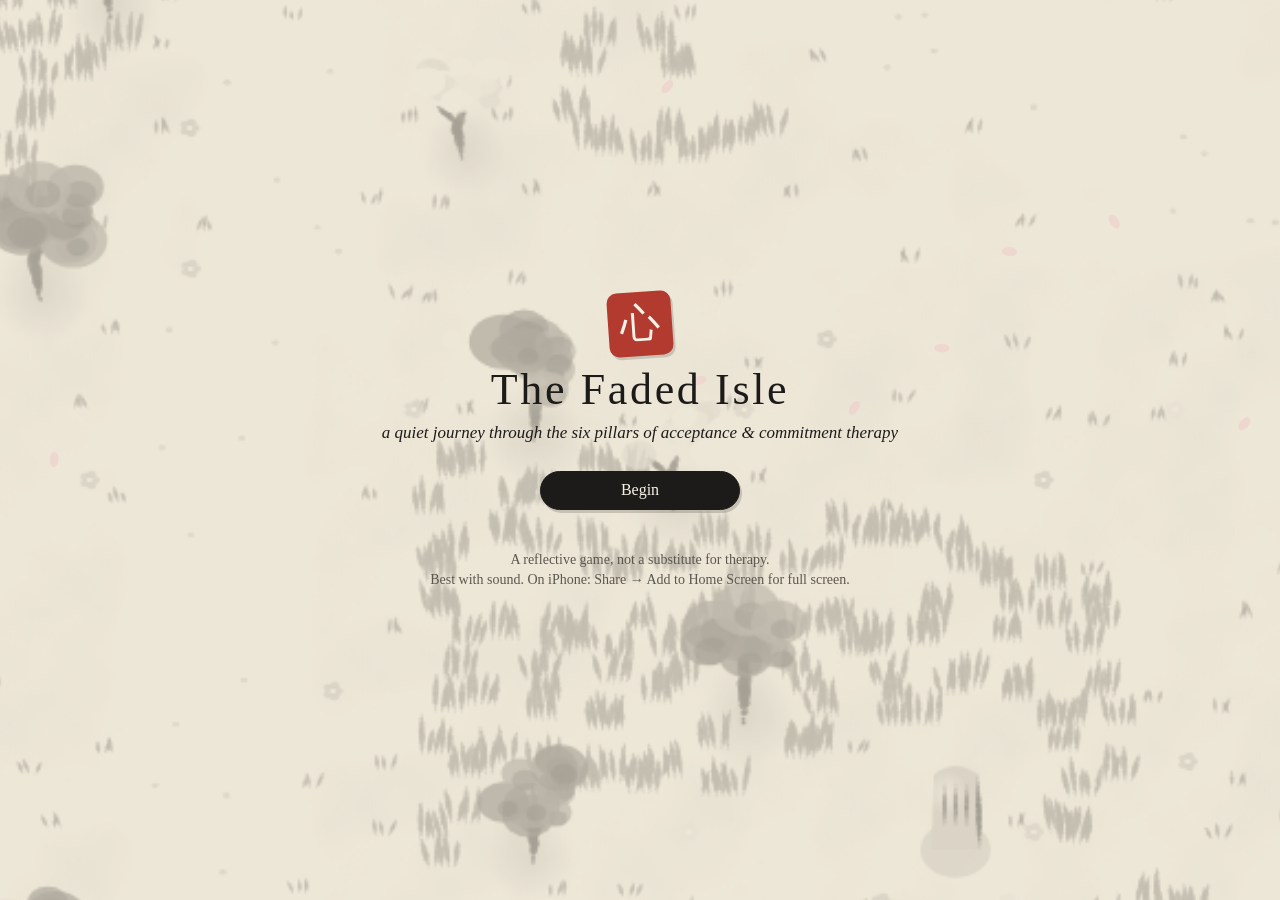
<file: act-game/faded-isle.html>
<!DOCTYPE html>
<html lang="en">
<head>
  <meta charset="UTF-8">
  <meta name="viewport" content="width=device-width, initial-scale=1, maximum-scale=1, user-scalable=no, viewport-fit=cover">
  <title>The Faded Isle</title>
  <meta name="description" content="A quiet ink-wash exploration game about the six pillars of Acceptance & Commitment Therapy.">
  <meta name="theme-color" content="#efe7d6">
  <meta name="apple-mobile-web-app-capable" content="yes">
  <meta name="mobile-web-app-capable" content="yes">
  <meta name="apple-mobile-web-app-status-bar-style" content="black-translucent">
  <meta name="apple-mobile-web-app-title" content="Faded Isle">
  <meta property="og:title" content="The Faded Isle">
  <meta property="og:description" content="A quiet ink-wash journey through the six pillars of ACT.">
  <link rel="apple-touch-icon" href="[data-uri]">
  <link rel="icon" href="[data-uri]">
  <style>
:root {
  --paper: #efe7d6;
  --paper-2: #f7f2e7;
  --ink: #1d1b19;
  --ink-soft: #5b564e;
  --seal: #b33a2e;
  --serif: "Iowan Old Style", "Palatino Linotype", Palatino, Georgia, serif;
  --safe-t: env(safe-area-inset-top, 0px);
  --safe-b: env(safe-area-inset-bottom, 0px);
}
* { box-sizing: border-box; -webkit-tap-highlight-color: transparent; }
html, body {
  margin: 0; height: 100%; overflow: hidden; background: var(--paper); color: var(--ink);
  font-family: var(--serif); overscroll-behavior: none; -webkit-user-select: none; user-select: none;
  -webkit-text-size-adjust: 100%; touch-action: manipulation;
}
body { position: fixed; inset: 0; }
[hidden] { display: none !important; }
canvas#game { position: fixed; inset: 0; width: 100%; height: 100%; touch-action: none; display: block; }

button, .linkbtn {
  font: inherit; display: inline-block; text-decoration: none; color: var(--ink); background: var(--paper-2); border: 1.5px solid var(--ink);
  border-radius: 999px; padding: .6em 1.1em; font-size: 16px; cursor: pointer;
  box-shadow: 2px 3px 0 rgba(29, 27, 25, .18);
}
button:active { transform: translateY(1px); box-shadow: 1px 1px 0 rgba(29, 27, 25, .18); }
button.primary { background: var(--ink); color: var(--paper-2); }
button:disabled { opacity: .4; }
button.quiet { border-style: dashed; background: transparent; box-shadow: none; }

/* HUD */
#hud { position: fixed; top: calc(var(--safe-t) + 10px); left: 12px; right: 12px; display: flex; justify-content: space-between; align-items: center; pointer-events: none; }
#hud > * { pointer-events: auto; }
#hud .right { display: flex; gap: 8px; }
#hud .right button { width: 44px; height: 44px; padding: 10px; display: grid; place-items: center; background: rgba(247, 242, 231, .85); }
#hud svg { width: 22px; height: 22px; fill: none; stroke: var(--ink); stroke-width: 1.8; stroke-linecap: round; stroke-linejoin: round; }
#soundBtn.off .wave { display: none; }
#soundBtn.off svg { opacity: .5; }
#pills { display: flex; gap: 6px; padding: 10px 12px; background: rgba(247, 242, 231, .85); }
#pills i { width: 12px; height: 12px; border-radius: 50%; border: 1.5px solid var(--ink); display: block; }

#act {
  position: fixed; right: 20px; bottom: calc(var(--safe-b) + 28px); width: 76px; height: 76px; border-radius: 50%;
  padding: 0; font-size: 17px; background: var(--ink); color: var(--paper-2); border: 3px solid var(--paper-2);
  box-shadow: 0 0 0 2px var(--ink), 3px 5px 0 rgba(0, 0, 0, .2);
}

#toast {
  position: fixed; left: 50%; top: calc(var(--safe-t) + 70px); transform: translateX(-50%); pointer-events: none;
  font-size: 22px; letter-spacing: .06em; color: var(--ink); text-shadow: 0 0 12px var(--paper), 0 0 4px var(--paper);
  opacity: 0; transition: opacity .8s; white-space: nowrap; font-style: italic;
}
#toast.show { opacity: 1; }

/* Dialog box */
#dialog { position: fixed; inset: 0; z-index: 30; display: flex; align-items: flex-end; padding: 12px 12px calc(var(--safe-b) + 14px); }
#dialog .box {
  position: relative; width: 100%; max-width: 640px; margin: 0 auto; background: var(--paper-2);
  border: 2px solid var(--ink); border-radius: 14px; padding: 18px 18px 22px; box-shadow: 4px 5px 0 rgba(29, 27, 25, .25);
  min-height: 110px;
}
#dialog .who { position: absolute; top: -14px; left: 14px; background: var(--ink); color: var(--paper-2); padding: 2px 12px; border-radius: 999px; font-size: 15px; }
#dialog .text { margin: 0; font-size: 18px; line-height: 1.45; white-space: pre-line; }
#dialog .box.done:not(:has(.opts button))::after { content: '▾'; position: absolute; right: 14px; bottom: 4px; animation: bob 1s infinite; }
#dialog .opts { display: flex; flex-direction: column; gap: 8px; margin-top: 12px; }
#dialog .opts:empty { display: none; }
@keyframes bob { 50% { transform: translateY(3px); } }

/* Panels */
#panel {
  position: fixed; inset: 0; z-index: 20; overflow-y: auto; -webkit-overflow-scrolling: touch;
  background: var(--paper); padding: calc(var(--safe-t) + 16px) 16px calc(var(--safe-b) + 20px);
  display: flex; flex-direction: column; align-items: center; user-select: text; -webkit-user-select: text;
}
#panel > * { width: 100%; max-width: 560px; }
#panel h2 { font-weight: normal; letter-spacing: .04em; margin: 4px 0 8px; text-align: center; }
#panel .title { font-size: 22px; }
#panel .stage { width: 100%; height: 42vh; min-height: 220px; border: 2px solid var(--ink); border-radius: 12px; background: var(--paper-2); display: block; touch-action: manipulation; flex: none; }
#panel .msg { min-height: 3em; font-size: 17px; line-height: 1.45; text-align: center; margin: 12px 0; }
#panel .ctl, #panel .btns { display: flex; flex-wrap: wrap; gap: 8px; justify-content: center; }
.chips { display: flex; flex-wrap: wrap; gap: 8px; justify-content: center; margin-bottom: 10px; }
.chip { font-size: 15px; padding: .5em .9em; }
.chip.on { background: var(--ink); color: var(--paper-2); }
.own { display: flex; gap: 8px; width: 100%; }
input, textarea { font: inherit; font-size: 16px; flex: 1; width: 100%; padding: .6em .9em; border: 1.5px solid var(--ink); border-radius: 12px; background: var(--paper-2); color: var(--ink); }
textarea { margin-bottom: 8px; resize: none; }

.card { background: var(--paper-2); border: 2px solid var(--ink); border-radius: 14px; padding: 18px; margin: auto 0; box-shadow: 4px 5px 0 rgba(29, 27, 25, .2); }
.card p { font-size: 17px; line-height: 1.5; }
.region { font-style: italic; color: var(--ink-soft); margin: 0 0 4px; text-align: center; }
.learned { border-top: 1px dashed var(--ink-soft); padding-top: 12px; font-style: italic; }
.fine { font-size: 14px; color: var(--ink-soft); text-align: center; line-height: 1.45; }
details.more { margin: 10px 0; border-left: 3px solid var(--ink); padding-left: 12px; }
details.more summary { cursor: pointer; font-style: italic; list-style: none; }
details.more summary::before { content: '+ '; }
details.more[open] summary::before { content: '– '; }
details.more p { font-size: 16px; }
.verse { margin: 16px 0; padding: 12px 16px; border-left: 3px solid var(--seal); font-style: italic; font-size: 17px; line-height: 1.5; }
.verse cite { display: block; font-size: 13px; color: var(--ink-soft); margin-top: 6px; }

/* Encounter */
#panel.encounter .stage { height: 36vh; }
#panel.encounter .thought { font-style: italic; text-align: center; font-size: 18px; margin: 10px 0 4px; }
.mlabel { font-size: 13px; color: var(--ink-soft); text-align: center; letter-spacing: .1em; }
.meter { height: 10px; border: 1.5px solid var(--ink); border-radius: 999px; overflow: hidden; margin: 4px 0; }
.meter i { display: block; height: 100%; background: var(--ink); width: 60%; }
.moves { display: grid; grid-template-columns: 1fr 1fr; gap: 8px; }
.moves button { font-size: 15px; padding: .7em .5em; border-radius: 12px; }
.moves .primary { grid-column: 1 / -1; }
.lore { font-style: italic; text-align: center; }

/* Title */
#panel.titlescreen { background: rgba(239, 231, 214, .55); justify-content: center; text-align: center; }
.titlescreen h1 { font-weight: normal; font-size: 44px; letter-spacing: .06em; margin: 8px 0; text-shadow: 0 0 20px var(--paper); }
.titlescreen .sub { font-style: italic; font-size: 17px; margin: 0 auto 28px; max-width: 320px; text-shadow: 0 0 10px var(--paper); }
.titlescreen .btns { flex-direction: column; align-items: center; }
.titlescreen .btns button { min-width: 200px; }
.titlescreen .foot { margin-top: 40px; }
#panel > .seal { width: 64px; height: 64px; margin: 0 auto; background: var(--seal); color: var(--paper-2); font-size: 40px; line-height: 64px; border-radius: 10px; transform: rotate(-4deg); box-shadow: 2px 3px 0 rgba(0, 0, 0, .15); }

/* Character select & journal grids */
#panel.select { justify-content: center; }
.grid { display: grid; grid-template-columns: 1fr 1fr; gap: 12px; }
.charcard { border-radius: 14px; display: flex; flex-direction: column; align-items: center; gap: 4px; padding: 12px; }
.charcard canvas { width: 60px; height: 60px; }
.charcard small, .spirit small { font-size: 13px; color: var(--ink-soft); line-height: 1.3; }

.jhead { display: flex; justify-content: space-between; align-items: center; }
.jhead .close { padding: .4em .9em; }
.tabs { display: flex; gap: 6px; margin: 8px 0 12px; }
.tabs button { flex: 1; padding: .5em .2em; font-size: 15px; border-radius: 10px; }
.tabs .on { background: var(--ink); color: var(--paper-2); }
.entry { border-left: 4px solid var(--ink); padding: 2px 0 2px 14px; margin: 14px 0 22px; }
.entry h3 { margin: 0; font-weight: normal; font-size: 21px; }
.entry .region { text-align: left; }
.entry p { line-height: 1.5; }
.dim { opacity: .5; }
.spirit { background: var(--paper-2); border: 1.5px solid var(--ink); border-radius: 12px; padding: 10px; display: flex; flex-direction: column; align-items: center; text-align: center; gap: 4px; }
.spirit canvas { width: 80px; height: 65px; }
.note { font-style: italic; }
.jbody h3 { font-weight: normal; margin: 18px 0 6px; }
</style>
</head>
<body>
  <canvas id="game"></canvas>

  <div id="hud" hidden>
    <button id="pills" aria-label="Pillars learned"></button>
    <div class="right">
      <button id="soundBtn" aria-label="Sound">
        <svg viewBox="0 0 24 24"><path d="M4 9h4l5-4v14l-5-4H4z"/><path class="wave" d="M16 8c1.5 1.2 1.5 6.8 0 8M18.5 5.5c3 2.5 3 10.5 0 13"/></svg>
      </button>
      <button id="journalBtn" aria-label="Journal">
        <svg viewBox="0 0 24 24"><path d="M5 4h11a3 3 0 0 1 3 3v13H8a3 3 0 0 1-3-3z"/><path d="M5 17a3 3 0 0 1 3-3h11"/></svg>
      </button>
    </div>
  </div>

  <button id="act" hidden>Meet</button>
  <div id="toast"></div>
  <div id="panel" hidden></div>
  <div id="dialog" hidden>
    <div class="box"><span class="who" hidden></span><p class="text"></p><div class="opts"></div></div>
  </div>

  <script>
window.__SINGLE_FILE__ = true;
(() => {
const __world = (() => {
// The island: a tile grid for collision, plus a one-time painted
// rendering (colour) and an ink-only copy of it (grey).
//
// Layout is hand-placed via the constants below so it is easy to tweak.

const TILE = 32;
const N = 80;                 // map is N x N tiles
const SIZE = TILE * N;        // world size in px

const T = { SEA: 0, SAND: 1, GRASS: 2, TALL: 3, WATER: 4, PATH: 5, BRIDGE: 6,
                   FOREST: 7, ROCK: 8, STONE: 9, BLOCK: 10 };
const WALKABLE = new Set([T.SAND, T.GRASS, T.TALL, T.PATH, T.BRIDGE, T.STONE]);

const C = { x: 40, y: 40 };          // Great Tree
const START = { x: 40.5 * TILE, y: 45 * TILE };

// Shrine (guardian) tile positions per pillar.
const SHRINES = {
  present:    { x: 21, y: 20 },
  defusion:   { x: 58, y: 23 },
  acceptance: { x: 40, y: 68 },
  selfctx:    { x: 22, y: 45 },
  values:     { x: 41, y: 10 },
  action:     { x: 67, y: 50 },
};
const VERSE_STONES = [ { x: 29, y: 33 }, { x: 53, y: 41 }, { x: 31, y: 58 }, { x: 49, y: 57 } ];
const SIGNPOST = { x: 43, y: 43 };

const LAKE = { x: 14, y: 45, r: 6.5 };
const POND = { x: 67, y: 50, r: 5 };
const RIVER = [ [47, 3], [51, 12], [56, 18], [63, 23], [70, 27], [79, 30] ];
const MOUNTAIN = { x: 41, y: 11, r: 8 };
const FOREST = { x: 21, y: 20, r: 11 };
const BEACH = { x: 40, y: 71, r: 9 };

// ---------- small deterministic helpers ----------
function rng(seed) {
  return () => {
    seed |= 0; seed = (seed + 0x6D2B79F5) | 0;
    let t = Math.imul(seed ^ (seed >>> 15), 1 | seed);
    t = (t + Math.imul(t ^ (t >>> 7), 61 | t)) ^ t;
    return ((t ^ (t >>> 14)) >>> 0) / 4294967296;
  };
}
function hash(x, y, s) {
  let h = (x * 374761393 + y * 668265263 + s * 2147483647) | 0;
  h = Math.imul(h ^ (h >>> 13), 1274126177);
  return ((h ^ (h >>> 16)) >>> 0) / 4294967296;
}
function noise(x, y, s = 1) {
  const xi = Math.floor(x), yi = Math.floor(y), xf = x - xi, yf = y - yi;
  const u = xf * xf * (3 - 2 * xf), v = yf * yf * (3 - 2 * yf);
  const a = hash(xi, yi, s), b = hash(xi + 1, yi, s), c = hash(xi, yi + 1, s), d = hash(xi + 1, yi + 1, s);
  return a + (b - a) * u + (c - a) * v + (a - b - c + d) * u * v;
}
const dist = (ax, ay, bx, by) => Math.hypot(ax - bx, ay - by);
function segDist(px, py, ax, ay, bx, by) {
  const dx = bx - ax, dy = by - ay;
  const t = Math.max(0, Math.min(1, ((px - ax) * dx + (py - ay) * dy) / (dx * dx + dy * dy)));
  return dist(px, py, ax + t * dx, ay + t * dy);
}
function polyDist(px, py, pts) {
  let m = Infinity;
  for (let i = 0; i < pts.length - 1; i++) m = Math.min(m, segDist(px, py, ...pts[i], ...pts[i + 1]));
  return m;
}
// Gently curved path from a to b, sampled as a polyline.
function curve(a, b, bend) {
  const mx = (a.x + b.x) / 2 - (b.y - a.y) * bend, my = (a.y + b.y) / 2 + (b.x - a.x) * bend;
  const pts = [];
  for (let i = 0; i <= 24; i++) {
    const t = i / 24;
    pts.push([(1 - t) ** 2 * a.x + 2 * (1 - t) * t * mx + t * t * b.x,
              (1 - t) ** 2 * a.y + 2 * (1 - t) * t * my + t * t * b.y]);
  }
  return pts;
}

// ---------- map generation ----------
function buildMap() {
  const g = new Uint8Array(N * N);
  const set = (x, y, v) => { if (x >= 0 && y >= 0 && x < N && y < N) g[y * N + x] = v; };

  const paths = [
    curve(C, SHRINES.present, 0.12),
    curve(C, SHRINES.defusion, -0.1),
    curve(C, SHRINES.acceptance, 0.08),
    curve(C, SHRINES.selfctx, -0.12),
    curve(C, SHRINES.values, 0.06),
    curve(C, { x: 61, y: 50 }, 0.1),
    curve({ x: 44, y: 13 }, SHRINES.defusion, 0.1),   // summit -> stream, crosses the river
  ];

  for (let y = 0; y < N; y++) for (let x = 0; x < N; x++) {
    const a = Math.atan2(y - C.y, x - C.x);
    const R = 34 + (noise(Math.cos(a) * 2 + 5, Math.sin(a) * 2 + 5, 3) - 0.5) * 8;
    const d = dist(x, y, C.x, C.y);
    let t = d > R ? T.SEA : d > R - 2.2 ? T.SAND : T.GRASS;
    if (t === T.GRASS && dist(x, y, BEACH.x, BEACH.y) < BEACH.r + noise(x * .3, y * .3, 4) * 3) t = T.SAND;

    const n = noise(x * 0.35, y * 0.35, 7);
    if (t === T.GRASS && dist(x, y, FOREST.x, FOREST.y) < FOREST.r && n > 0.35) t = T.FOREST;
    const md = dist(x, y, MOUNTAIN.x, MOUNTAIN.y);
    if (t !== T.SEA && md < MOUNTAIN.r && md > 3 && n > 0.25) t = T.ROCK;
    if (t === T.GRASS && hash(x, y, 11) < 0.035) t = T.FOREST;          // lone trees
    if (t === T.GRASS && noise(x * 0.22, y * 0.22, 9) > 0.62) t = T.TALL;  // wild grass
    if (t !== T.SEA && dist(x, y, LAKE.x, LAKE.y) < LAKE.r + (noise(x * .4, y * .4, 5) - .5) * 2) t = T.WATER;
    if (t !== T.SEA && dist(x, y, POND.x, POND.y) < POND.r) t = T.WATER;
    if (t !== T.SEA && polyDist(x, y, RIVER) < 1.3) t = T.WATER;
    g[y * N + x] = t;
  }
  // paths (bridges over water)
  for (const p of paths) for (let y = 0; y < N; y++) for (let x = 0; x < N; x++) {
    const d = polyDist(x, y, p);
    const i = y * N + x;
    if (d < 1.0 && g[i] !== T.SEA) g[i] = g[i] === T.WATER ? T.BRIDGE : T.PATH;
    else if (d < 2.2 && (g[i] === T.FOREST || g[i] === T.ROCK || g[i] === T.TALL)) g[i] = T.GRASS;
  }
  // clearings
  // Clear land around a point; water is kept unless `overWater` (the pond islet).
  const clear = (cx, cy, r, overWater = false) => {
    for (let y = Math.floor(cy - r); y <= cy + r; y++) for (let x = Math.floor(cx - r); x <= cx + r; x++) {
      const t = g[y * N + x];
      if (dist(x, y, cx, cy) <= r && t !== T.SEA && (overWater || t !== T.WATER)) set(x, y, T.GRASS);
    }
  };
  clear(C.x, C.y, 5);
  for (const k in SHRINES) if (k !== 'action' && k !== 'acceptance') clear(SHRINES[k].x, SHRINES[k].y, 2.5);
  for (const v of VERSE_STONES) clear(v.x, v.y, 1.5);
  // stepping stones across the pond to the islet
  for (let x = 61; x <= 65; x++) set(x, 50, T.STONE);
  clear(POND.x, POND.y, 1.5, true);
  // solid landmarks
  for (let y = C.y - 1; y <= C.y; y++) for (let x = C.x - 1; x <= C.x; x++) set(x, y, T.BLOCK);
  for (const k in SHRINES) set(SHRINES[k].x, SHRINES[k].y, T.BLOCK);
  for (const v of VERSE_STONES) set(v.x, v.y, T.BLOCK);
  set(SIGNPOST.x, SIGNPOST.y, T.BLOCK);

  return { g, paths };
}

function tileAt(map, px, py) {
  const x = Math.floor(px / TILE), y = Math.floor(py / TILE);
  if (x < 0 || y < 0 || x >= N || y >= N) return T.SEA;
  return map.g[y * N + x];
}
function walkable(map, px, py) { return WALKABLE.has(tileAt(map, px, py)); }

// Which pillar region is this point in (for ambience / labels)?
function regionAt(px, py) {
  const x = px / TILE, y = py / TILE;
  let best = null, bd = 12;
  for (const k in SHRINES) {
    const d = dist(x, y, SHRINES[k].x, SHRINES[k].y);
    if (d < bd) { bd = d; best = k; }
  }
  return best;
}

// ---------- painting ----------
const PAPER = '#efe7d6';

function clear(c) {
  if (c[0] === '#') return c + '00';
  return c.replace(/rgba?\(([^,]+),([^,]+),([^,)]+)(,[^)]*)?\)/, 'rgba($1,$2,$3,0)');
}
function wash(ctx, x, y, r, color, alpha, r0 = 0.1) {
  const gr = ctx.createRadialGradient(x, y, r * r0, x, y, r);
  gr.addColorStop(0, color); gr.addColorStop(1, clear(color));
  ctx.globalAlpha = alpha; ctx.fillStyle = gr;
  ctx.beginPath(); ctx.arc(x, y, r, 0, Math.PI * 2); ctx.fill();
  ctx.globalAlpha = 1;
}
// A brush stroke: overlapping soft dabs along a polyline, tapering at both ends.
function stroke(ctx, pts, w, color, alpha, R) {
  ctx.fillStyle = color;
  for (let i = 0; i < pts.length - 1; i++) {
    const [ax, ay] = pts[i], [bx, by] = pts[i + 1];
    const steps = Math.max(2, Math.ceil(dist(ax, ay, bx, by) / (w * 0.3)));
    for (let s = 0; s < steps; s++) {
      const t = (i + s / steps) / (pts.length - 1);
      const taper = Math.sin(Math.PI * Math.min(1, Math.max(0.05, t))) * 0.8 + 0.2;
      const x = ax + (bx - ax) * s / steps, y = ay + (by - ay) * s / steps;
      ctx.globalAlpha = alpha * (0.6 + R() * 0.4);
      ctx.beginPath(); ctx.arc(x + (R() - .5) * w * .2, y + (R() - .5) * w * .2, w * taper * 0.5, 0, Math.PI * 2); ctx.fill();
    }
  }
  ctx.globalAlpha = 1;
}
function dab(ctx, x, y, r, color, alpha) {
  ctx.globalAlpha = alpha; ctx.fillStyle = color;
  ctx.beginPath(); ctx.ellipse(x, y, r, r * 0.8, 0, 0, Math.PI * 2); ctx.fill();
  ctx.globalAlpha = 1;
}

const INK = '#1d1b19';
function regionHue(x, y) {
  // Tint grass per region so each area has its own palette once painted.
  const tints = { present: '#7fae5e', defusion: '#b5a54a', acceptance: '#8fb68a', selfctx: '#7fa392', values: '#a9ad62', action: '#8aa46a' };
  const r = regionAt(x * TILE, y * TILE);
  return r ? tints[r] : '#94b86a';
}

function drawPine(ctx, x, y, R, s = 1) {
  wash(ctx, x, y + 6, 20 * s, 'rgba(40,60,40,.5)', 0.35);
  stroke(ctx, [[x, y + 8], [x + (R() - .5) * 6, y - 8 * s], [x + (R() - .5) * 8, y - 26 * s]], 5 * s, '#3b2d22', .9, R);
  const greens = ['#3f6e3a', '#2f5a3a', '#557d3d'];
  for (let i = 0; i < 9; i++) {
    const cx = x + (R() - .5) * 30 * s, cy = y - 12 * s - R() * 26 * s;
    dab(ctx, cx, cy, (7 + R() * 7) * s, greens[i % 3], .75);
    dab(ctx, cx + 2, cy + 3, (4 + R() * 4) * s, INK, .35);
  }
}
function drawBamboo(ctx, x, y, R) {
  for (let k = 0; k < 3; k++) {
    const bx = x + (k - 1) * 7 + (R() - .5) * 4, h = 38 + R() * 20;
    for (let s = 0; s < 4; s++) {
      const y0 = y - s * h / 4, y1 = y - (s + 1) * h / 4 + 2;
      stroke(ctx, [[bx, y0], [bx + 0.5, y1]], 4, '#5b8a45', .9, R);
      dab(ctx, bx, y1, 2.2, INK, .6);
    }
    for (let l = 0; l < 4; l++) {
      const ly = y - h * (0.5 + R() * 0.5), dir = R() < .5 ? -1 : 1;
      stroke(ctx, [[bx, ly], [bx + dir * 8, ly - 3], [bx + dir * 15, ly + 1]], 3, '#2f5a2f', .8, R);
    }
  }
}
function drawMaple(ctx, x, y, R, colors) {
  wash(ctx, x, y + 6, 20, 'rgba(60,40,30,.5)', 0.3);
  stroke(ctx, [[x, y + 8], [x - 3, y - 6], [x + 2, y - 18]], 5, '#3b2d22', .9, R);
  stroke(ctx, [[x - 2, y - 8], [x - 12, y - 16]], 3, '#3b2d22', .8, R);
  for (let i = 0; i < 16; i++) dab(ctx, x + (R() - .5) * 34, y - 16 - R() * 22, 4 + R() * 5, colors[i % colors.length], .7);
}
function drawRock(ctx, x, y, R, s = 1) {
  const pts = [];
  const n = 7, r = (10 + R() * 8) * s;
  for (let i = 0; i < n; i++) {
    const a = i / n * Math.PI * 2;
    pts.push([x + Math.cos(a) * r * (0.7 + R() * .4), y + Math.sin(a) * r * 0.7 * (0.7 + R() * .4)]);
  }
  ctx.fillStyle = '#8c8a80'; ctx.globalAlpha = .85;
  ctx.beginPath(); pts.forEach((p, i) => i ? ctx.lineTo(...p) : ctx.moveTo(...p)); ctx.closePath(); ctx.fill();
  ctx.globalAlpha = 1;
  wash(ctx, x - r * .3, y - r * .3, r * .7, '#c9c4b5', .6);
  stroke(ctx, [pts[2], pts[3], pts[4], pts[5]], 3.5 * s, INK, .75, R);
}
function grassTuft(ctx, x, y, R, color, tall) {
  const n = tall ? 5 : 3, h = tall ? 16 : 7;
  for (let i = 0; i < n; i++) {
    const bx = x + (i - n / 2) * 3;
    stroke(ctx, [[bx, y], [bx + (R() - .5) * 8, y - h * (0.7 + R() * .5)]], tall ? 2.6 : 1.8, color, tall ? .85 : .5, R);
  }
}
function flower(ctx, x, y, R, color) {
  for (let i = 0; i < 5; i++) {
    const a = i / 5 * Math.PI * 2;
    dab(ctx, x + Math.cos(a) * 2.5, y + Math.sin(a) * 2.5, 2.2, color, .85);
  }
  dab(ctx, x, y, 1.4, '#f3d36b', 1);
}

function paintWorld(map) {
  const cv = document.createElement('canvas');
  cv.width = cv.height = SIZE;
  const ctx = cv.getContext('2d');
  const R = rng(20240922);
  const g = map.g;
  const at = (x, y) => (x < 0 || y < 0 || x >= N || y >= N) ? T.SEA : g[y * N + x];

  // paper + sea
  ctx.fillStyle = PAPER; ctx.fillRect(0, 0, SIZE, SIZE);
  for (let i = 0; i < 9000; i++) {   // paper fibre
    ctx.fillStyle = R() < .5 ? 'rgba(120,100,70,.05)' : 'rgba(255,255,255,.12)';
    ctx.fillRect(R() * SIZE, R() * SIZE, 1 + R() * 3, 1);
  }

  // base washes per tile
  for (let y = 0; y < N; y++) for (let x = 0; x < N; x++) {
    const t = at(x, y), px = x * TILE + 16, py = y * TILE + 16;
    const j = (R() - .5) * 10;
    if (t === T.SEA) wash(ctx, px + j, py + j, 34, '#5f9fb5', .35);
    else if (t === T.SAND) wash(ctx, px + j, py + j, 30, '#e3cc98', .5);
    else if (t === T.WATER || t === T.STONE) wash(ctx, px + j, py + j, 30, '#4f95b0', .55);
    else if (t === T.PATH || t === T.BRIDGE) { }
    else if (t === T.ROCK) wash(ctx, px + j, py + j, 30, '#9d9a88', .5);
    else wash(ctx, px + j, py + j, 32, regionHue(x, y), t === T.FOREST ? .55 : .4);
  }
  // deeper water toward the open sea
  for (let y = 0; y < N; y++) for (let x = 0; x < N; x++) {
    const d = dist(x, y, C.x, C.y);
    if (at(x, y) === T.SEA && d > 38) wash(ctx, x * TILE + 16, y * TILE + 16, 36, '#2f6f8f', Math.min(.35, (d - 38) * .05));
  }
  // paths: pale earth with pebbles
  for (const p of map.paths) {
    const pts = p.map(([x, y]) => [x * TILE + 16, y * TILE + 16]);
    stroke(ctx, pts, 46, '#e6d6b0', .55, R);
    stroke(ctx, pts, 30, '#efe2c2', .6, R);
  }
  for (let y = 0; y < N; y++) for (let x = 0; x < N; x++) {
    const t = at(x, y);
    if (t === T.PATH && R() < .5) dab(ctx, x * TILE + R() * 32, y * TILE + R() * 32, 1.8, '#8a7a60', .5);
  }
  // shorelines & ripples (ink)
  for (let y = 0; y < N; y++) for (let x = 0; x < N; x++) {
    const t = at(x, y), px = x * TILE, py = y * TILE;
    const water = t === T.SEA || t === T.WATER;
    if (water && R() < .18) {
      const wx = px + R() * 32, wy = py + R() * 32;
      stroke(ctx, [[wx - 10, wy], [wx - 3, wy - 3], [wx + 4, wy], [wx + 11, wy - 3]], 1.8, '#2d5566', .45, R);
    }
    if (water) {
      const shore = [[1, 0], [-1, 0], [0, 1], [0, -1]].some(([dx, dy]) => { const u = at(x + dx, y + dy); return u !== T.SEA && u !== T.WATER && u !== T.STONE && u !== T.BRIDGE; });
      if (shore) {
        stroke(ctx, [[px + 2, py + 16 + (R() - .5) * 8], [px + 16, py + 16 + (R() - .5) * 8], [px + 30, py + 16 + (R() - .5) * 8]], 3, '#ffffff', .5, R);
        stroke(ctx, [[px + 4, py + 20], [px + 28, py + 20 + (R() - .5) * 6]], 1.6, INK, .35, R);
      }
    }
  }

  // bridge planks
  for (let y = 0; y < N; y++) for (let x = 0; x < N; x++) if (at(x, y) === T.BRIDGE) {
    const px = x * TILE, py = y * TILE;
    ctx.fillStyle = '#9b6b43'; ctx.globalAlpha = .9; ctx.fillRect(px - 2, py, TILE + 4, TILE); ctx.globalAlpha = 1;
    for (let k = 0; k < 4; k++) stroke(ctx, [[px - 2, py + k * 8 + 4], [px + TILE + 2, py + k * 8 + 4]], 1.4, INK, .6, R);
    stroke(ctx, [[px - 3, py], [px - 3, py + TILE]], 2.5, INK, .8, R);
    stroke(ctx, [[px + TILE + 3, py], [px + TILE + 3, py + TILE]], 2.5, INK, .8, R);
  }
  // stepping stones
  for (let x = 61; x <= 65; x++) {
    const px = x * TILE + 16, py = 50 * TILE + 16;
    dab(ctx, px, py + 3, 12, '#6c7a74', .5);
    dab(ctx, px, py, 11, '#b8b3a3', .95);
    stroke(ctx, [[px - 8, py + 5], [px, py + 8], [px + 8, py + 5]], 2.2, INK, .7, R);
  }

  // Objects, sorted by y so lower things overlap upper ones.
  const objs = [];
  for (let y = 0; y < N; y++) for (let x = 0; x < N; x++) {
    const t = at(x, y), px = x * TILE + 16, py = y * TILE + 22;
    const region = regionAt(px, py);
    if (t === T.FOREST) {
      if (region === 'present') objs.push([py, () => R() < .5 ? drawBamboo(ctx, px, py, R) : drawPine(ctx, px, py, R)]);
      else if (region === 'defusion') objs.push([py, () => drawMaple(ctx, px, py, R, ['#d9823b', '#c4552f', '#e0a53c'])]);
      else if (dist(x, y, C.x, C.y) < 16 && R() < .5) objs.push([py, () => drawMaple(ctx, px, py, R, ['#f0b7c3', '#e59aae', '#f7d4db'])]);
      else objs.push([py, () => drawPine(ctx, px, py, R, 0.9 + R() * 0.3)]);
    } else if (t === T.ROCK) objs.push([py, () => drawRock(ctx, px, py, R, 1.1 + R() * .5)]);
    else if (t === T.TALL) {
      for (let k = 0; k < 3; k++) { const ox = R() * 28 - 14, oy = R() * 24 - 12; objs.push([py + oy, () => grassTuft(ctx, px + ox, py + oy, R, '#5f8a3a', true)]); }
    } else if (t === T.GRASS) {
      if (R() < .5) { const ox = R() * 28 - 14, oy = R() * 20 - 10; objs.push([py + oy, () => grassTuft(ctx, px + ox, py + oy, R, '#4f6e3a', false)]); }
      if (R() < .12) { const cols = ['#e27d8e', '#f2c14e', '#ffffff', '#b99ad6', '#e8866a']; const c = cols[Math.floor(R() * cols.length)]; objs.push([py, () => flower(ctx, px + R() * 20 - 10, py - 6, R, c)]); }
    } else if (t === T.SAND && R() < .06) objs.push([py, () => { dab(ctx, px, py, 3, '#f4ede0', .9); stroke(ctx, [[px - 3, py + 1], [px + 3, py + 1]], 1, INK, .4, R); }]);
  }
  // Great Tree (centre)
  const tx = C.x * TILE, ty = C.y * TILE + 26;
  objs.push([ty, () => {
    wash(ctx, tx, ty + 4, 70, 'rgba(40,40,30,.6)', .35);
    stroke(ctx, [[tx - 10, ty + 16], [tx - 6, ty - 10], [tx - 2, ty - 40], [tx + 4, ty - 70]], 18, '#4a3526', .95, R);
    for (const [bx, by] of [[-40, -70], [38, -64], [-20, -95], [26, -98], [0, -110]])
      stroke(ctx, [[tx, ty - 50], [tx + bx * .5, ty - 60 + by * .3], [tx + bx, ty + by]], 6, '#4a3526', .9, R);
    for (let i = 0; i < 70; i++) {
      const a = R() * Math.PI * 2, r = R() * 58;
      dab(ctx, tx + Math.cos(a) * r * 1.2, ty - 80 + Math.sin(a) * r * .8, 7 + R() * 8, ['#f0b7c3', '#e59aae', '#f7d4db', '#fbe7ea'][i % 4], .75);
    }
    for (let i = 0; i < 25; i++) dab(ctx, tx + (R() - .5) * 140, ty - 80 + (R() - .5) * 90, 3, INK, .35);
  }]);
  // shrines: a flat stone with an ensō painted beside it
  for (const k in SHRINES) {
    const s = SHRINES[k], px = s.x * TILE + 16, py = s.y * TILE + 16;
    objs.push([py - 20, () => {
      dab(ctx, px, py + 10, 26, '#6e6a5e', .35);
      dab(ctx, px, py + 6, 24, '#b9b3a2', .9);
      enso(ctx, px, py + 6, 30, R);
      lantern(ctx, px - 40, py + 4, R); lantern(ctx, px + 40, py + 4, R);
    }]);
  }
  for (const v of VERSE_STONES) {
    const px = v.x * TILE + 16, py = v.y * TILE + 20;
    objs.push([py, () => {                       // upright stele with carved lines
      dab(ctx, px, py + 4, 16, '#6e6a5e', .35);
      ctx.fillStyle = '#a9a595';
      ctx.beginPath(); ctx.moveTo(px - 11, py + 4); ctx.lineTo(px - 10, py - 30); ctx.quadraticCurveTo(px, py - 38, px + 10, py - 30); ctx.lineTo(px + 11, py + 4); ctx.closePath(); ctx.fill();
      wash(ctx, px - 4, py - 22, 10, '#d8d3c4', .7);
      stroke(ctx, [[px + 10, py - 30], [px + 11, py + 4]], 2.5, INK, .7, R);
      for (let k = 0; k < 3; k++) stroke(ctx, [[px - 5 + k * 5, py - 26], [px - 5 + k * 5, py - 6]], 1.3, INK, .75, R);
    }]);
  }
  { const px = SIGNPOST.x * TILE + 16, py = SIGNPOST.y * TILE + 26;
    objs.push([py, () => {
      stroke(ctx, [[px, py], [px, py - 30]], 4, '#5a4330', .95, R);
      ctx.fillStyle = '#c9a877'; ctx.fillRect(px - 16, py - 38, 32, 16);
      stroke(ctx, [[px - 17, py - 38], [px + 17, py - 38], [px + 17, py - 22], [px - 17, py - 22], [px - 17, py - 38]], 1.6, INK, .8, R);
    }]); }

  objs.sort((a, b) => a[0] - b[0]).forEach(o => o[1]());
  return cv;
}

function lantern(ctx, x, y, R) {
  dab(ctx, x, y + 8, 9, '#7a766a', .35);
  ctx.fillStyle = '#a7a292'; ctx.fillRect(x - 3, y - 6, 6, 14);
  ctx.fillStyle = '#9d9888'; ctx.fillRect(x - 8, y - 14, 16, 8);
  wash(ctx, x, y - 10, 16, '#ffd97a', .55);
  ctx.fillStyle = '#f6c24a'; ctx.fillRect(x - 4, y - 13, 8, 5);
  stroke(ctx, [[x - 11, y - 15], [x, y - 20], [x + 11, y - 15]], 2.6, INK, .85, R);
}
function enso(ctx, x, y, r, R, color = INK, w = 5, squash = 0.55) {
  const start = R() * Math.PI * 2, pts = [];
  for (let i = 0; i <= 30; i++) {
    const a = start + i / 30 * Math.PI * 1.85;
    const rr = r * (1 + (R() - .5) * .05);
    pts.push([x + Math.cos(a) * rr, y + Math.sin(a) * rr * squash]);
  }
  stroke(ctx, pts, w, color, .8, R);
}

// Ink-only copy: luminance mapped between ink black and warm paper.
function inkify(src) {
  const cv = document.createElement('canvas');
  cv.width = src.width; cv.height = src.height;
  const ctx = cv.getContext('2d');
  ctx.drawImage(src, 0, 0);
  const img = ctx.getImageData(0, 0, cv.width, cv.height), d = img.data;
  const ink = [29, 27, 25], paper = [236, 231, 220];
  for (let i = 0; i < d.length; i += 4) {
    let l = (0.3 * d[i] + 0.59 * d[i + 1] + 0.11 * d[i + 2]) / 255;
    l = Math.min(1, Math.max(0, (l - 0.5) * 1.25 + 0.62));   // lift washes, keep ink dark
    d[i] = ink[0] + (paper[0] - ink[0]) * l;
    d[i + 1] = ink[1] + (paper[1] - ink[1]) * l;
    d[i + 2] = ink[2] + (paper[2] - ink[2]) * l;
  }
  ctx.putImageData(img, 0, 0);
  return cv;
}

return { get TILE() { return TILE; }, get N() { return N; }, get SIZE() { return SIZE; }, get T() { return T; }, get START() { return START; }, get SHRINES() { return SHRINES; }, get VERSE_STONES() { return VERSE_STONES; }, get SIGNPOST() { return SIGNPOST; }, get rng() { return rng; }, get buildMap() { return buildMap; }, get tileAt() { return tileAt; }, get walkable() { return walkable; }, get regionAt() { return regionAt; }, get stroke() { return stroke; }, get paintWorld() { return paintWorld; }, get enso() { return enso; }, get inkify() { return inkify; } };
})();
const __content = (() => {
// All of the game's words live here, so iterating on the writing never
// requires touching game logic. Edit freely.
//
// A note on the Rumi lines: they are loose renderings in my own words of
// passages from Rumi's Masnavi, not direct translations. Many popular
// "Rumi quotes" online are misattributed or come from copyrighted modern
// versions, so these stay close to images that are genuinely his.
// Swap in your favourite translation any time.

const TITLE = 'The Faded Isle';
const SUBTITLE = 'a quiet journey through the six pillars of acceptance & commitment therapy';

const CHARACTERS = [
  { id: 'monk',  name: 'Wandering Monk', blurb: 'Robed, slow, and patient as a stone.' },
  { id: 'fox',   name: 'Little Fox',     blurb: 'Curious nose, soft paws, bright tail.' },
  { id: 'drop',  name: 'Ink Drop',       blurb: 'A single drop of ink. Anyone at all.' },
  { id: 'crane', name: 'Paper Crane',    blurb: 'Folded from an old letter, light as breath.' },
];

const INTRO = [
  'You wake to the sound of the sea.',
  'The island around you is drawn in grey ink, as if someone painted it and forgot the colours.',
  'Where your feet touch the ground, colour returns.',
  'Six spirits live on this island. Each keeps one way of living well with a restless mind.',
  'Six paths lead out from the Great Tree. Walk any of them. There is no wrong order.',
];

// The six pillars of ACT. `plain` is shown when you learn the pillar;
// `more` is optional deeper teaching behind a "Learn more" button.
const PILLARS = {
  present: {
    name: 'Present Moment',
    region: 'The Breathing Grove',
    guardian: 'Hush, the Deer',
    color: '#6f9e5a',
    move: 'drop_anchor',
    greet: [
      'A deer stands between the bamboo, perfectly still.',
      'Hush: "Your mind has walked here from yesterday and tomorrow. Your feet walked here from just now."',
      'Hush: "Breathe with me for a moment."',
    ],
    plain: 'Contact with the present moment means gently bringing your attention to what is here, now: your breath, sounds, the ground under you. The mind loves to time-travel into worries and replays. Now is the only place where you can actually act.',
    more: [
      'This is not about relaxing or emptying the mind. It is about flexible attention: being able to notice where your attention is and choose where to place it.',
      '"Dropping anchor" is a quick practice: notice what is showing up inside you, come back into your body (press your feet into the floor, straighten your back), then engage with what is around you. Name five things you can see.',
      'Try it anywhere: while washing dishes, feel the water temperature, the weight of a plate, the sound. When the mind wanders, and it will, notice where it went and come back. The coming back is the practice.',
    ],
    rumi: 'Every moment the world is made new,\nand we, seeing it unchanged, do not notice.',
    rumiSource: 'after Rumi, Masnavi I',
  },
  defusion: {
    name: 'Defusion',
    region: 'The Stream of Leaves',
    guardian: 'Ripple, the Koi',
    color: '#d9823b',
    move: 'name_thought',
    greet: [
      'A great koi circles in the stream. Maple leaves drift over its back.',
      'Ripple: "You carry so many words. Some are heavy. Some are not even yours."',
      'Ripple: "Let us put them on leaves and watch them float."',
    ],
    plain: 'Cognitive defusion means seeing thoughts as thoughts: words and pictures passing through the mind, not commands or facts. When we are fused with a thought, it feels like the truth. When we defuse, we can hold it lightly and choose what to do.',
    more: [
      'You cannot stop thoughts from arriving, and arguing with them often makes them louder. Defusion changes your relationship to them instead.',
      'Try adding "I\'m having the thought that..." in front of a painful thought. "I\'m a failure" becomes "I\'m having the thought that I\'m a failure." Notice the small space that appears.',
      'Other ways: sing the thought to the tune of "Happy Birthday", say it in a cartoon voice, or thank your mind: "Thanks, mind, for trying to protect me." The point is not to make the thought vanish. It is to unhook from it.',
    ],
    rumi: 'A bird flies high; its shadow races on the ground.\nThe fool chases the shadow until his arrows are spent.',
    rumiSource: 'after Rumi, Masnavi I',
  },
  acceptance: {
    name: 'Acceptance',
    region: 'The Tidal Shore',
    guardian: 'Old Shell, the Turtle',
    color: '#3f8fa0',
    move: 'make_room',
    greet: [
      'An ancient turtle rests where the waves arrive.',
      'Old Shell: "I have been here a thousand tides. I stopped fighting the water a long time ago."',
      'Old Shell: "Watch the waves with me. Your arms will want to push. See what happens if you open them instead."',
    ],
    plain: 'Acceptance means making room for difficult feelings, sensations and urges instead of fighting or avoiding them. Not liking them, not giving up, but letting them be here while you go on living. Struggling with pain tends to add suffering on top of it.',
    more: [
      'Pain is part of a meaningful life. We lose people we love, fail at things we care about, feel fear before things that matter. Trying to never feel these things often shrinks our lives.',
      'Practice "expansion": notice where the feeling lives in your body. Breathe into it. Imagine making space around it, as if the feeling could float in a larger room. You are not trying to get rid of it, only to stop tugging.',
      'A useful question: "Am I willing to have this feeling, if it means I can do what matters to me?"',
    ],
    rumi: 'The body is a guest-house; each morning a new guest arrives.\nDo not call any of them a burden. Each was sent from beyond.',
    rumiSource: 'after Rumi, Masnavi V',
  },
  selfctx: {
    name: 'Self-as-Context',
    region: 'The Mirror Lake',
    guardian: 'Stillwater, the Heron',
    color: '#7a6fb0',
    move: 'become_sky',
    greet: [
      'A heron stands on one leg at the lake\'s edge. The water is so still it holds the whole sky.',
      'Stillwater: "Clouds cross the lake. Storms cross the lake. The lake remains."',
      'Stillwater: "Tell me, who is it that notices the weather?"',
    ],
    plain: 'Self-as-context is the part of you that notices: the steady observer that has been present for every thought, feeling and memory you have ever had. Thoughts and feelings change like weather. The one who notices them is like the sky: it holds every storm and is never harmed by one.',
    more: [
      'We often live inside stories about ourselves: "I\'m the anxious one", "I\'m not a creative person." These stories can be useful, but they are not the whole of you.',
      'Try this: notice that you are reading. Now notice who is noticing. That noticing-self was there when you were a child, and it is here now. Your body, roles and moods have changed; the one who observes has not.',
      'From this place, even very painful experiences can be held without being swallowed by them.',
    ],
    rumi: 'The heart is a mirror.\nPolish it, and it shows the whole sky without becoming the sky.',
    rumiSource: 'after Rumi, Masnavi I',
  },
  values: {
    name: 'Values',
    region: 'The Lantern Summit',
    guardian: 'Lumen, the Owl',
    color: '#d6a634',
    move: 'remember',
    greet: [
      'At the top of the mountain, an owl sits among unlit paper lanterns.',
      'Lumen: "Every lantern here is something a heart can care about. None are the right ones. Some are yours."',
      'Lumen: "Choose the ones that feel like home. We will light them together."',
    ],
    plain: 'Values are the qualities you want to bring to your life: how you want to treat yourself, others and the world. Unlike goals, values are never "finished". They are a compass direction, not a destination. They give meaning to the hard things we are willing to feel.',
    more: [
      'Goals can be ticked off ("run a marathon"). Values are ongoing ("caring for my body", "being adventurous").',
      'Clues to your values often hide inside your pain: we hurt about what we care about. Loneliness can point to a value of connection; anxiety before a performance, to a value of doing good work.',
      'Ask yourself: "At my 80th birthday, what would I want people to say I stood for?" Or: "If no one would ever know, what would I still want to do?"',
    ],
    rumi: 'Listen to the reed flute and its sad song.\nIt longs for the reed-bed it was cut from; its longing is its music.',
    rumiSource: 'after Rumi, Masnavi I',
  },
  action: {
    name: 'Committed Action',
    region: 'The Stepping Stones',
    guardian: 'Leap, the Frog',
    color: '#c0504d',
    move: 'step_with',
    greet: [
      'A small frog sits on a stone in the middle of the pond.',
      'Leap: "Hello! Everyone wants to cross in one jump. Nobody can."',
      'Leap: "One stone at a time. And yes, your worries can come along."',
    ],
    plain: 'Committed action means taking steps, often small ones, in the direction of your values, even when difficult thoughts and feelings come along. It is where all the other pillars meet: noticing, unhooking, making room, and then moving toward what matters.',
    more: [
      'Start small: the smallest step you could take today toward a value. Then the next one. Small, repeated actions build a life.',
      'Obstacles will show up: fear, "I can\'t", "not now". Expect them. You do not need to wait for them to leave before you move.',
      'When you slip, and everyone does, notice without harsh judgment and return to your values. Commitment is not never falling off; it is getting back on.',
    ],
    rumi: 'The road has no end. Still, lift your foot and walk.\nDo not stare fearfully at the distance.',
    rumiSource: 'after Rumi (traditional attribution)',
  },
};

const PILLAR_ORDER = ['present', 'defusion', 'acceptance', 'selfctx', 'values', 'action'];

// Encounter moves. `pillar: null` = always known.
// `effect` changes the struggle meter (negative = the struggle eases).
const MOVES = {
  notice:       { name: 'Notice it', pillar: null, effect: -15,
                  text: 'You simply notice it. "Ah. Here you are."' },
  drop_anchor:  { name: 'Drop anchor', pillar: 'present', effect: -25,
                  text: 'You press your feet into the earth, breathe, and look around. The ground is here. So are you.' },
  name_thought: { name: 'Name the thought', pillar: 'defusion', effect: -25,
                  text: '"I\'m having the thought that..." The words lose some of their grip.' },
  make_room:    { name: 'Make room', pillar: 'acceptance', effect: -25,
                  text: 'You breathe into the feeling and let it have some space, like opening a window.' },
  become_sky:   { name: 'Become the sky', pillar: 'selfctx', effect: -25,
                  text: 'You notice that you are the one noticing. The weather passes through; the sky remains.' },
  remember:     { name: 'Remember what matters', pillar: 'values', effect: -25,
                  text: 'You remember what you care about. The creature is still here, but it is no longer steering.' },
  step_with:    { name: 'Step with it', pillar: 'action', effect: -25,
                  text: 'You take one small step toward what matters, and let it come along.' },
};

// Tempting "unworkable" moves. They feel natural and make the struggle grow.
const STRUGGLE_MOVES = [
  { name: 'Push it away', text: 'You push with all your strength. It pushes back, harder.' },
  { name: 'Argue with it', text: 'You argue. It has an answer for everything, and now it has your full attention.' },
  { name: 'Distract yourself', text: 'You look away. For a moment it is gone... then it is louder than before.' },
  { name: 'Run from it', text: 'You run. It is faster, because it lives inside your own footsteps.' },
];

// Wild spirits in the tall grass. `weak` pillars ease the struggle faster.
const CREATURES = [
  { id: 'worry',   name: 'Worrywisp',     color: '#8fa7c9', weak: ['present', 'acceptance'],
    thought: '"What if everything goes wrong?"',
    lore: 'Worrywisp lives in tomorrow. It means well: it is trying to prepare you for every danger at once.' },
  { id: 'doubt',   name: 'Doubt Thorn',   color: '#9c7bb8', weak: ['defusion', 'selfctx'],
    thought: '"You\'re not good enough."',
    lore: 'Doubt Thorn repeats old words it once overheard. It believes them less than you might think.' },
  { id: 'regret',  name: 'Regret Echo',   color: '#b89a7b', weak: ['present', 'selfctx'],
    thought: '"You should have done it differently."',
    lore: 'Regret Echo lives in yesterday. Its sorrow shows how much you cared.' },
  { id: 'sorrow',  name: 'Sorrow Drizzle',color: '#6f95b5', weak: ['acceptance', 'values'],
    thought: 'A soft, heavy rain that won\'t stop.',
    lore: 'Sorrow Drizzle waters the places where love used to grow, and still grows.' },
  { id: 'ember',   name: 'Ember',         color: '#d8674a', weak: ['acceptance', 'present'],
    thought: '"It\'s not fair!"',
    lore: 'Ember flares when something important is crossed. It is a signal, not a command.' },
  { id: 'shame',   name: 'Shame Shell',   color: '#c98fa0', weak: ['selfctx', 'acceptance'],
    thought: '"Hide. Don\'t let them see."',
    lore: 'Shame Shell curls up to protect a soft heart. It relaxes a little whenever it is met with kindness.' },
  { id: 'restless',name: 'Restless Gale', color: '#8fbf9f', weak: ['present', 'defusion'],
    thought: '"Do something else. Anything else. Now."',
    lore: 'Restless Gale is the urge to escape. It passes, like all wind, if you let it blow.' },
  { id: 'cant',    name: 'Can\'t Stone',  color: '#9a9a8a', weak: ['values', 'action'],
    thought: '"I can\'t do it."',
    lore: 'Can\'t Stone is heavy, but it can be carried. People carry it all the way to their dreams.' },
];

// Scattered verse stones. Read them in the world; they collect in the Journal.
const VERSES = [
  { text: 'I died as a stone and became a flower,\ndied as a flower and rose as a creature.\nWhen was I ever less by changing?', source: 'after Rumi, Masnavi III' },
  { text: 'The lamps are many; the light is one.', source: 'after Rumi, Masnavi III' },
  { text: 'Love is the astrolabe\nthat reads the mysteries of the heavens.', source: 'after Rumi, Masnavi I' },
  { text: 'The moth circles the candle\nbecause it has seen the light.', source: 'after Rumi' },
];

const VALUE_LANTERNS = [
  'Kindness', 'Curiosity', 'Courage', 'Connection', 'Creativity', 'Health',
  'Honesty', 'Play', 'Growth', 'Nature', 'Calm', 'Adventure',
  'Family', 'Learning', 'Fairness', 'Beauty', 'Self-care', 'Contribution',
];

// Small committed steps offered at the stepping stones, per value.
const SMALL_STEPS = {
  default: ['Send one kind message', 'Take a ten-minute walk', 'Write one sentence', 'Ask one honest question', 'Rest without guilt for five minutes'],
  Kindness: ['Say something kind to someone today', 'Speak to yourself like a friend once today'],
  Curiosity: ['Look up one thing you\'ve wondered about', 'Ask someone about their day and really listen'],
  Courage: ['Do one small thing you\'ve been avoiding', 'Say "no" once where you mean no'],
  Connection: ['Message a friend you miss', 'Put your phone away during one meal with someone'],
  Creativity: ['Draw, write or hum for five minutes', 'Make something imperfect on purpose'],
  Health: ['Drink a glass of water now', 'Go to bed 20 minutes earlier tonight'],
  Honesty: ['Tell someone how you really are', 'Write down one truth you\'ve been avoiding'],
  Play: ['Do something just for fun, for ten minutes'],
  Growth: ['Read five pages of something that stretches you'],
  Nature: ['Step outside and notice the sky for a minute'],
  Calm: ['Take three slow breaths before your next task'],
  Adventure: ['Walk a street you have never walked'],
  Family: ['Call or message a family member'],
  Learning: ['Learn one new word or fact today'],
  Fairness: ['Notice who isn\'t being heard, and listen'],
  Beauty: ['Take a photo of something beautiful today'],
  'Self-care': ['Do one thing today purely to look after yourself'],
  Contribution: ['Help someone with one small task'],
};

const TREE = {
  asleep: [
    'The Great Tree sleeps. Its leaves are the grey of old ink.',
    'Six spirits hold its colours. Visit them, in any order.',
  ],
  ending: [
    'You rest your hand on the Great Tree.',
    'Six lights rise from the corners of the island: the grove, the stream, the shore, the lake, the summit, the stones.',
    'They meet in the branches. The tree remembers its colours.',
    'Nothing on the island has been fixed or removed. The worries still wander the grass. The waves still come.',
    'But now you know how to walk with them.',
  ],
  ending_rumi: 'Why stay in the prison\nwhen the door is wide open?',
  ending_rumi_source: 'after Rumi',
  outro: 'Open. Aware. Engaged. This is psychological flexibility: the heart of ACT.',
};

const SIGN = [
  'A weathered sign stands by the Great Tree:',
  '"North: the Lantern Summit. North-west: the Breathing Grove. North-east: the Stream of Leaves. West: the Mirror Lake. East: the Stepping Stones. South: the Tidal Shore."',
  'Someone has scratched underneath: "Grey grass hides wandering spirits. Be kind to them."',
];

// Feedback goes to the game's GitHub repo as an issue (a public form; needs a free GitHub account).
const FEEDBACK_URL = 'https://github.com/julleqq/faded-isle/issues/new?template=feedback.yml';

const DISCLAIMER = 'A reflective game, not a substitute for therapy.';

return { get TITLE() { return TITLE; }, get SUBTITLE() { return SUBTITLE; }, get CHARACTERS() { return CHARACTERS; }, get INTRO() { return INTRO; }, get PILLARS() { return PILLARS; }, get PILLAR_ORDER() { return PILLAR_ORDER; }, get MOVES() { return MOVES; }, get STRUGGLE_MOVES() { return STRUGGLE_MOVES; }, get CREATURES() { return CREATURES; }, get VERSES() { return VERSES; }, get VALUE_LANTERNS() { return VALUE_LANTERNS; }, get SMALL_STEPS() { return SMALL_STEPS; }, get TREE() { return TREE; }, get SIGN() { return SIGN; }, get FEEDBACK_URL() { return FEEDBACK_URL; }, get DISCLAIMER() { return DISCLAIMER; } };
})();
const __audio = (() => {
// Generated sound: a slow pentatonic melody over a soft pad, plus wind,
// sea and temple bells. No audio files. iOS only allows audio after a tap,
// so start() must be called from a tap handler.

let ac = null, master = null, music = null, seaGain = null, analyser = null, muted = false;
// D major pentatonic, kept above ~290 Hz because phone speakers barely play lower notes.
const PENTA = [293.66, 329.63, 392.0, 440.0, 493.88, 587.33, 659.25, 783.99, 880.0];
const CHORDS = [[293.66, 440.0, 587.33], [392.0, 587.33, 783.99], [329.63, 493.88, 659.25], [440.0, 659.25, 880.0]];

try { muted = localStorage.getItem('fadedisle.muted') === '1'; } catch (e) {}

function noiseBuffer(seconds, brown) {
  const len = ac.sampleRate * seconds, buf = ac.createBuffer(1, len, ac.sampleRate), d = buf.getChannelData(0);
  let last = 0;
  for (let i = 0; i < len; i++) {
    const w = Math.random() * 2 - 1;
    if (brown) { last = (last + 0.02 * w) / 1.02; d[i] = last * 3.5; } else d[i] = w;
  }
  return buf;
}
function loop(buf) { const s = ac.createBufferSource(); s.buffer = buf; s.loop = true; s.start(); return s; }

// A short silent WAV. Playing it through an <audio> element moves older iOS
// into "playback" mode, so the ringer/silent switch no longer mutes the game.
function silentWav() {
  const n = 4410, b = new DataView(new ArrayBuffer(44 + n * 2));
  const str = (o, t) => [...t].forEach((c, i) => b.setUint8(o + i, c.charCodeAt(0)));
  str(0, 'RIFF'); b.setUint32(4, 36 + n * 2, true); str(8, 'WAVEfmt ');
  b.setUint32(16, 16, true); b.setUint16(20, 1, true); b.setUint16(22, 1, true);
  b.setUint32(24, 44100, true); b.setUint32(28, 88200, true); b.setUint16(32, 2, true); b.setUint16(34, 16, true);
  str(36, 'data'); b.setUint32(40, n * 2, true);
  let bin = ''; new Uint8Array(b.buffer).forEach(x => bin += String.fromCharCode(x));
  return 'data:audio/wav;base64,' + btoa(bin);
}

function unlock() {
  if (!ac) return;
  if (ac.state !== 'running') ac.resume().catch(() => {});
}

function start() {
  if (ac) return unlock();
  const AC = window.AudioContext || window.webkitAudioContext;
  if (!AC) return;
  try { if (navigator.audioSession) navigator.audioSession.type = 'playback'; } catch (e) {}
  if (!navigator.audioSession) {
    try { const el = new Audio(silentWav()); el.loop = true; el.setAttribute('playsinline', ''); el.play().catch(() => {}); } catch (e) {}
  }
  ac = new AC();
  unlock();
  // A one-sample buffer played inside the tap fully wakes iOS audio.
  const tick = ac.createBufferSource(); tick.buffer = ac.createBuffer(1, 1, 22050); tick.connect(ac.destination); tick.start();
  // iOS pauses audio after the screen locks or a call; resume on the next touch.
  ['pointerdown', 'touchend', 'keydown'].forEach(ev => addEventListener(ev, unlock, { passive: true }));
  document.addEventListener('visibilitychange', () => { if (!document.hidden) unlock(); });

  master = ac.createGain(); master.gain.value = muted ? 0 : 0.9; master.connect(ac.destination);
  analyser = ac.createAnalyser(); master.connect(analyser);
  music = ac.createGain(); music.gain.value = 1.0; music.connect(master);

  // wind: band-passed noise, slowly swelling
  const wind = loop(noiseBuffer(3, false));
  const bp = ac.createBiquadFilter(); bp.type = 'bandpass'; bp.frequency.value = 900; bp.Q.value = 0.7;
  const wg = ac.createGain(); wg.gain.value = 0.08;
  const lfo = ac.createOscillator(); lfo.frequency.value = 0.07;
  const lfoAmt = ac.createGain(); lfoAmt.gain.value = 0.03;
  lfo.connect(lfoAmt).connect(wg.gain); lfo.start();
  wind.connect(bp).connect(wg).connect(master);

  // sea: brown noise; level follows how close you are to water
  const sea = loop(noiseBuffer(4, true));
  const lp = ac.createBiquadFilter(); lp.type = 'lowpass'; lp.frequency.value = 1400;
  seaGain = ac.createGain(); seaGain.gain.value = 0.04;
  sea.connect(lp).connect(seaGain).connect(master);

  const bells = () => { bell(PENTA[Math.floor(Math.random() * 5)], 0.1); setTimeout(bells, 9000 + Math.random() * 12000); };
  setTimeout(bells, 5000);
  playMusic();
}

// ---------- music ----------
// Koto-like pluck: a triangle wave with a quick attack and long fade.
function pluck(freq, t, vol) {
  const o = ac.createOscillator(), o2 = ac.createOscillator(), g = ac.createGain(), f = ac.createBiquadFilter();
  o.type = 'triangle'; o.frequency.value = freq; o2.type = 'sine'; o2.frequency.value = freq * 2;
  f.type = 'lowpass'; f.frequency.value = 2600;
  g.gain.setValueAtTime(0, t); g.gain.linearRampToValueAtTime(vol, t + 0.008);
  g.gain.exponentialRampToValueAtTime(0.0001, t + 2.8);
  const g2 = ac.createGain(); g2.gain.value = 0.25;
  o.connect(f); o2.connect(g2).connect(f); f.connect(g).connect(music);
  o.start(t); o2.start(t); o.stop(t + 3); o2.stop(t + 3);
}
// Slow pad chord that breathes in and out.
function pad(chord, t, dur) {
  for (const freq of chord) for (const detune of [-4, 4]) {
    const o = ac.createOscillator(), g = ac.createGain();
    o.type = 'sine'; o.frequency.value = freq; o.detune.value = detune;
    g.gain.setValueAtTime(0, t); g.gain.linearRampToValueAtTime(0.02, t + dur * 0.4);
    g.gain.linearRampToValueAtTime(0, t + dur);
    o.connect(g).connect(music); o.start(t); o.stop(t + dur + 0.1);
  }
}
function playMusic() {
  let chord = 0, idx = 2;
  const padLoop = () => { pad(CHORDS[chord], ac.currentTime + 0.1, 14); chord = (chord + 1 + Math.floor(Math.random() * 2)) % CHORDS.length; setTimeout(padLoop, 11000); };
  // A phrase of 3–6 notes wandering the scale, then a rest. Silence is part of the music.
  const phrase = () => {
    let t = ac.currentTime + 0.1;
    const n = 3 + Math.floor(Math.random() * 4);
    for (let i = 0; i < n; i++) {
      idx = Math.max(0, Math.min(PENTA.length - 1, idx + [-2, -1, -1, 1, 1, 2][Math.floor(Math.random() * 6)]));
      pluck(PENTA[idx], t, i === n - 1 ? 0.14 : 0.18);
      t += [0.5, 0.75, 1.0][Math.floor(Math.random() * 3)];
    }
    setTimeout(phrase, (t - ac.currentTime) * 1000 + 3000 + Math.random() * 5000);
  };
  padLoop(); setTimeout(phrase, 1500);
}

// Debug helper: current output loudness (0 = silent).
function level() {
  if (!analyser) return 0;
  const d = new Float32Array(analyser.fftSize); analyser.getFloatTimeDomainData(d);
  return Math.sqrt(d.reduce((a, v) => a + v * v, 0) / d.length);
}

function bell(freq, vol = 0.1, delay = 0) {
  if (!ac) return;
  const t = ac.currentTime + delay;
  for (const [mult, v] of [[1, 1], [2.76, 0.35], [5.4, 0.12]]) {
    const o = ac.createOscillator(), g = ac.createGain();
    o.type = 'sine'; o.frequency.value = freq * mult;
    g.gain.setValueAtTime(0, t); g.gain.linearRampToValueAtTime(vol * v, t + 0.01);
    g.gain.exponentialRampToValueAtTime(0.0001, t + 4 / mult + 0.5);
    o.connect(g).connect(master); o.start(t); o.stop(t + 5);
  }
}

// A rising arpeggio: something was learned or befriended.
function chime() { [0, 2, 4, 6].forEach((n, i) => bell(PENTA[n], 0.08, i * 0.18)); }
function soft() { bell(PENTA[Math.floor(Math.random() * 5)], 0.05); }
function thud() {
  if (!ac) return;
  const o = ac.createOscillator(), g = ac.createGain(), t = ac.currentTime;
  o.type = 'triangle'; o.frequency.setValueAtTime(330, t); o.frequency.exponentialRampToValueAtTime(140, t + 0.4);
  g.gain.setValueAtTime(0.15, t); g.gain.exponentialRampToValueAtTime(0.0001, t + 0.5);
  o.connect(g).connect(master); o.start(t); o.stop(t + 0.6);
}
// A soft tone that swells with an in-breath and fades with the out-breath.
function breath(inhale, seconds) {
  if (!ac) return;
  const o = ac.createOscillator(), g = ac.createGain(), t = ac.currentTime;
  o.type = 'sine'; o.frequency.setValueAtTime(inhale ? 392 : 440, t);
  o.frequency.linearRampToValueAtTime(inhale ? 440 : 392, t + seconds);
  g.gain.setValueAtTime(inhale ? 0.001 : 0.05, t);
  g.gain.linearRampToValueAtTime(inhale ? 0.05 : 0.001, t + seconds);
  o.connect(g).connect(master); o.start(t); o.stop(t + seconds + 0.1);
}
function setSea(level) { if (seaGain) seaGain.gain.setTargetAtTime(0.03 + level * 0.15, ac.currentTime, 0.8); }

function isMuted() { return muted; }
function toggleMute() {
  muted = !muted;
  try { localStorage.setItem('fadedisle.muted', muted ? '1' : '0'); } catch (e) {}
  if (master) master.gain.setTargetAtTime(muted ? 0 : 0.9, ac.currentTime, 0.1);
  return muted;
}

return { get start() { return start; }, get level() { return level; }, get bell() { return bell; }, get chime() { return chime; }, get soft() { return soft; }, get thud() { return thud; }, get breath() { return breath; }, get setSea() { return setSea; }, get isMuted() { return isMuted; }, get toggleMute() { return toggleMute; } };
})();
const __ui = (() => {
// Tiny UI toolkit: Pokémon-style dialog box, choices, full-screen panels, toasts.

const audio = __audio;

const $ = s => document.querySelector(s);
function h(tag, attrs = {}, ...kids) {
  const e = document.createElement(tag);
  for (const k in attrs) {
    if (k === 'class') e.className = attrs[k];
    else if (k.startsWith('on')) e.addEventListener(k.slice(2), attrs[k]);
    else e.setAttribute(k, attrs[k]);
  }
  for (const k of kids.flat()) if (k != null) e.append(k.nodeType ? k : document.createTextNode(k));
  return e;
}
const wait = ms => new Promise(r => setTimeout(r, ms));

// ---------- dialog ----------
const layer = $('#dialog'), box = $('#dialog .box'), who = $('#dialog .who'), txt = $('#dialog .text'), opts = $('#dialog .opts');
let advance = null;
layer.addEventListener('pointerdown', e => { if (!e.target.closest('button') && advance) advance(); });
addEventListener('keydown', e => { if ((e.key === 'Enter' || e.key === ' ') && advance) { e.preventDefault(); advance(); } });

function typeLine(line, waitTap = true) {
  // "Name: text" puts Name in the speaker tab
  const m = line.match(/^([A-Z][\w' ,]{1,24}): (.*)$/s);
  who.textContent = m ? m[1] : ''; who.hidden = !m;
  const text = m ? m[2] : line;
  txt.textContent = ''; box.classList.remove('done');
  return new Promise(res => {
    let i = 0, timer;
    const finish = () => { clearInterval(timer); txt.textContent = text; box.classList.add('done');
      if (waitTap) advance = () => { advance = null; res(); }; else { advance = null; res(); } };
    advance = finish;
    timer = setInterval(() => { i += 2; txt.textContent = text.slice(0, i); if (i >= text.length) finish(); }, 30);
  });
}
let busy = 0;   // >0 while any dialog/panel is open; the game pauses movement
async function say(lines) {
  busy++; layer.hidden = false; opts.innerHTML = '';
  for (const l of [].concat(lines)) { await typeLine(l); audio.soft(); }
  layer.hidden = true; busy--;
}
function choose(prompt, options) {
  busy++; layer.hidden = false;
  return new Promise(async res => {
    await typeLine(prompt, false);
    opts.innerHTML = '';
    options.forEach((o, i) => opts.append(h('button', { class: 'opt', onclick: () => { opts.innerHTML = ''; layer.hidden = true; busy--; audio.soft(); res(i); } }, o)));
  });
}

// ---------- panels (full-screen screens: encounters, exercises, journal) ----------
const panelEl = $('#panel');
function openPanel(cls = '') {
  busy++; panelEl.className = cls; panelEl.innerHTML = ''; panelEl.hidden = false;
  return panelEl;
}
function closePanel() { if (!panelEl.hidden) { panelEl.hidden = true; panelEl.innerHTML = ''; busy--; } }

// A card with text + buttons inside an open panel; resolves with the button index.
function card(parent, title, bodyNodes, buttons) {
  return new Promise(res => {
    const c = h('div', { class: 'card' }, title ? h('h2', {}, title) : null, ...bodyNodes,
      h('div', { class: 'btns' }, buttons.map((b, i) => h('button', { class: i === 0 ? 'primary' : '', onclick: () => { c.remove(); res(i); } }, b))));
    parent.append(c);
  });
}

// "Learn more" expander used by pillar teaching and the journal.
function learnMore(paragraphs) {
  return h('details', { class: 'more' }, h('summary', {}, 'Learn more'), ...paragraphs.map(p => h('p', {}, p)));
}
function verse(text, source) {
  return h('blockquote', { class: 'verse' }, ...text.split('\n').flatMap((l, i) => i ? [h('br'), l] : [l]), h('cite', {}, source));
}

let toastTimer;
function toast(text, ms = 2600) {
  const t = $('#toast'); t.textContent = text; t.classList.add('show');
  clearTimeout(toastTimer); toastTimer = setTimeout(() => t.classList.remove('show'), ms);
}

return { get h() { return h; }, get wait() { return wait; }, get busy() { return busy; }, get say() { return say; }, get choose() { return choose; }, get openPanel() { return openPanel; }, get closePanel() { return closePanel; }, get card() { return card; }, get learnMore() { return learnMore; }, get verse() { return verse; }, get toast() { return toast; } };
})();
const __art = (() => {
// Hand-drawn (well, code-drawn) ink figures: player characters,
// guardian spirits and the wild spirits of the tall grass.
// All functions draw centred on (x, y) = the figure's feet.

const { stroke, rng, enso } = __world;

const INK = '#1d1b19';

function blob(ctx, x, y, rx, ry, color, alpha = 1) {
  ctx.globalAlpha = alpha; ctx.fillStyle = color;
  ctx.beginPath(); ctx.ellipse(x, y, rx, ry, 0, 0, Math.PI * 2); ctx.fill();
  ctx.globalAlpha = 1;
}
function eyes(ctx, x, y, gap, r = 1.6, color = INK) {
  blob(ctx, x - gap, y, r, r * 1.2, color); blob(ctx, x + gap, y, r, r * 1.2, color);
}
function lerpColor(a, b, t) {
  const pa = parseInt(a.slice(1), 16), pb = parseInt(b.slice(1), 16);
  const ch = s => [(pa >> s) & 255, (pb >> s) & 255];
  const mix = s => { const [u, v] = ch(s); return Math.round(u + (v - u) * t); };
  return `rgb(${mix(16)},${mix(8)},${mix(0)})`;
}
const GREY = '#8d8a82';

// ---------- player characters ----------
// dir: -1 left / 1 right; phase: walk cycle; s: scale
function drawCharacter(ctx, id, x, y, dir, phase, s = 1) {
  const R = rng(7);
  const bob = Math.abs(Math.sin(phase)) * 2 * s;
  ctx.save(); ctx.translate(x, y); ctx.scale(dir < 0 ? -s : s, s);
  blob(ctx, 0, 1, 10, 3.5, 'rgba(0,0,0,.25)');
  ctx.translate(0, -bob);
  if (id === 'monk') {
    ctx.fillStyle = '#b8743a';                      // saffron robe
    ctx.beginPath(); ctx.moveTo(-8, 0); ctx.quadraticCurveTo(-9, -14, -4, -20); ctx.lineTo(5, -20);
    ctx.quadraticCurveTo(9, -12, 8, 0); ctx.closePath(); ctx.fill();
    stroke(ctx, [[-7, -1], [-6, -12], [-3, -19]], 2, INK, .8, R);
    stroke(ctx, [[2, -19], [-1, -8]], 1.5, '#7a4a22', .9, R);
    blob(ctx, 0, -24, 5, 5, '#e6c9a8');               // head
    blob(ctx, 0, -27, 11, 3.2, '#c9b27a');            // straw hat
    blob(ctx, 0, -29, 5, 3, '#d6c089');
    stroke(ctx, [[-11, -27], [0, -31], [11, -27]], 1.6, INK, .8, R);
    stroke(ctx, [[10, 2], [10, -30]], 2, '#5a4330', 1, R);   // staff
    blob(ctx, 2.5, -23, 0.9, 1, INK);
  } else if (id === 'fox') {
    const wag = Math.sin(phase * 2) * 3;
    ctx.fillStyle = '#d87a36';
    ctx.beginPath(); ctx.moveTo(-6, -8); ctx.quadraticCurveTo(-18 - wag, -10, -16, -22); ctx.quadraticCurveTo(-12, -12, -5, -12); ctx.fill();
    blob(ctx, -16, -21, 3, 3, '#f7efe3');             // tail tip
    blob(ctx, 0, -8, 8, 6, '#d87a36');                // body
    blob(ctx, 1, -5, 4, 3, '#f7efe3');
    for (const lx of [-5, -1, 3, 6]) stroke(ctx, [[lx, -4], [lx, 0]], 2, '#3a2a20', .9, R);
    blob(ctx, 5, -17, 6, 5.5, '#d87a36');             // head
    ctx.fillStyle = '#d87a36';
    ctx.beginPath(); ctx.moveTo(1, -20); ctx.lineTo(2, -28); ctx.lineTo(6, -21); ctx.fill();
    ctx.beginPath(); ctx.moveTo(6, -21); ctx.lineTo(9, -28); ctx.lineTo(10, -19); ctx.fill();
    blob(ctx, 10, -15, 3, 2.2, '#f7efe3');
    blob(ctx, 12.5, -15.5, 1, 1, INK);
    blob(ctx, 7, -18, 0.9, 1.2, INK);
    stroke(ctx, [[-7, -12], [0, -14], [5, -11]], 1.4, INK, .5, R);
  } else if (id === 'drop') {
    ctx.fillStyle = '#15171c';
    ctx.beginPath(); ctx.moveTo(0, -28);
    ctx.bezierCurveTo(4, -18, 10, -12, 10, -6); ctx.arc(0, -6, 10, 0, Math.PI, false);
    ctx.bezierCurveTo(-10, -12, -4, -18, 0, -28); ctx.fill();
    blob(ctx, -4, -12, 1.8, 3, 'rgba(255,255,255,.55)');
    eyes(ctx, 1.5, -8, 3.2, 1.3, '#f7efe3');
    const hue = (phase * 20) % 360;                       // a hint of the colour it carries
    blob(ctx, 0, -1, 7, 1.6, `hsla(${hue},70%,60%,.6)`);
  } else if (id === 'crane') {
    // Folded paper: each facet is filled, then outlined in ink so it reads on pale ground.
    const facet = (pts, fill) => {
      ctx.fillStyle = fill; ctx.beginPath(); pts.forEach(([px, py], i) => i ? ctx.lineTo(px, py) : ctx.moveTo(px, py)); ctx.closePath(); ctx.fill();
      ctx.strokeStyle = INK; ctx.lineWidth = 1.1; ctx.lineJoin = 'round'; ctx.globalAlpha = .85; ctx.stroke(); ctx.globalAlpha = 1;
    };
    const flap = Math.sin(phase * 1.5) * 4;
    facet([[-16, -10], [0, -6], [4, -1], [-4, -1]], '#e4ddcc');               // tail + body, shadow side
    facet([[0, -6], [14, -10], [4, -1]], '#fbf8f1');                          // body, lit side
    facet([[-3, -7], [-11, -25 - flap], [2, -8]], '#d9d0bd');                // far wing
    facet([[1, -7], [9, -23 + flap], [5, -5]], '#fbf8f1');                   // near wing
    facet([[8, -5], [15, -22], [18, -20], [11, -4]], '#f1ebdf');             // neck
    blob(ctx, 16.5, -21.5, 1.8, 1.6, '#c0392b');                             // red crest
  }
  ctx.restore();
}

// ---------- guardians ----------
function drawGuardian(ctx, pillar, x, y, t, colored, color) {
  const R = rng(pillar.length * 31);
  const c = colored ? color : GREY;
  const hover = Math.sin(t * 1.5) * 2;
  ctx.save(); ctx.translate(x, y);
  if (colored) { blob(ctx, 0, -14, 34, 26, color, .18 + Math.sin(t * 2) * .05); }
  blob(ctx, 0, 2, 16, 5, 'rgba(0,0,0,.2)');
  ctx.translate(0, hover * .5);
  if (pillar === 'present') {            // deer
    blob(ctx, 0, -18, 14, 8, c);
    for (const lx of [-9, -4, 5, 10]) stroke(ctx, [[lx, -12], [lx, 0]], 2.4, INK, .9, R);
    blob(ctx, 13, -30, 5, 6, c); stroke(ctx, [[10, -24], [12, -30]], 5, c, 1, R);
    stroke(ctx, [[12, -35], [9, -45], [5, -48]], 1.8, INK, .9, R); stroke(ctx, [[14, -35], [18, -45], [22, -47]], 1.8, INK, .9, R);
    stroke(ctx, [[10, -42], [7, -44]], 1.4, INK, .9, R); stroke(ctx, [[17, -42], [20, -43]], 1.4, INK, .9, R);
    blob(ctx, 15, -31, 1, 1.2, INK);
    for (let i = 0; i < 4; i++) blob(ctx, -6 + i * 4, -20 + (i % 2) * 3, 1.3, 1.3, '#f7efe3', .8);
  } else if (pillar === 'defusion') {    // koi, curling in the water
    const sw = Math.sin(t * 3) * 4;
    blob(ctx, 0, -8, 30, 10, 'rgba(79,149,176,.35)');
    ctx.fillStyle = colored ? '#f2f0ea' : '#bdbab2';
    ctx.beginPath(); ctx.ellipse(0, -10, 16, 7, 0, 0, Math.PI * 2); ctx.fill();
    ctx.beginPath(); ctx.moveTo(-14, -10); ctx.lineTo(-24, -16 + sw); ctx.lineTo(-24, -4 + sw); ctx.fill();
    blob(ctx, 4, -12, 5, 3.5, c); blob(ctx, -6, -8, 4, 3, c);
    blob(ctx, 11, -11, 1, 1, INK);
    stroke(ctx, [[14, -8], [18, -5]], 1, INK, .7, R);
  } else if (pillar === 'acceptance') {  // turtle
    blob(ctx, 17, -8, 5, 4, colored ? '#9aa36b' : GREY); blob(ctx, 19, -9, 1, 1, INK);
    for (const [lx, ly] of [[-10, -2], [10, -2], [-12, -10], [12, -12]]) blob(ctx, lx, ly, 4, 3, colored ? '#9aa36b' : GREY);
    blob(ctx, 0, -10, 15, 10, c);
    for (let i = 0; i < 5; i++) blob(ctx, -8 + i * 4, -12 + (i % 2) * 4, 3, 2.5, INK, .25);
    stroke(ctx, [[-14, -8], [-6, -16], [6, -16], [14, -8]], 2, INK, .8, R);
  } else if (pillar === 'selfctx') {     // heron on one leg
    stroke(ctx, [[0, 0], [1, -18]], 1.6, INK, 1, R);
    stroke(ctx, [[1, -12], [-4, -16]], 1.2, INK, 1, R);
    blob(ctx, 0, -24, 8, 6, colored ? '#e8e6f0' : '#c9c6be');
    stroke(ctx, [[-6, -22], [-12, -18]], 3, c, 1, R);
    stroke(ctx, [[4, -28], [8, -38], [5, -44]], 3, colored ? '#e8e6f0' : '#c9c6be', 1, R);
    blob(ctx, 6, -46, 3.5, 3, colored ? '#e8e6f0' : '#c9c6be');
    stroke(ctx, [[8, -46], [17, -45]], 1.5, '#c9a13a', 1, R);
    stroke(ctx, [[4, -48], [-3, -46]], 1.2, INK, 1, R);
    blob(ctx, 7, -47, .9, .9, INK);
  } else if (pillar === 'values') {      // owl
    blob(ctx, 0, -16, 11, 14, c);
    blob(ctx, 0, -12, 7, 9, colored ? '#f1e2bd' : '#cfccc4');
    blob(ctx, -4.5, -24, 4, 4, '#f7efe3'); blob(ctx, 4.5, -24, 4, 4, '#f7efe3');
    blob(ctx, -4.5, -24, 2, 2.2, INK); blob(ctx, 4.5, -24, 2, 2.2, INK);
    ctx.fillStyle = '#c9a13a'; ctx.beginPath(); ctx.moveTo(-1.5, -21); ctx.lineTo(1.5, -21); ctx.lineTo(0, -18); ctx.fill();
    stroke(ctx, [[-9, -30], [-6, -28]], 2.5, INK, .8, R); stroke(ctx, [[9, -30], [6, -28]], 2.5, INK, .8, R);
    for (let i = 0; i < 3; i++) stroke(ctx, [[-3 + i * 3, -10], [-3 + i * 3, -7]], 1, INK, .4, R);
  } else if (pillar === 'action') {      // frog
    const hop = Math.max(0, Math.sin(t * 2.2)) * 5;
    ctx.translate(0, -hop);
    blob(ctx, 0, -8, 11, 8, c);
    blob(ctx, -5, -15, 4, 4, c); blob(ctx, 5, -15, 4, 4, c);
    blob(ctx, -5, -16, 2.2, 2.2, '#f7efe3'); blob(ctx, 5, -16, 2.2, 2.2, '#f7efe3');
    blob(ctx, -5, -16, 1.1, 1.3, INK); blob(ctx, 5, -16, 1.1, 1.3, INK);
    stroke(ctx, [[-4, -9], [0, -7], [4, -9]], 1.2, INK, .8, R);
    for (const s of [-1, 1]) stroke(ctx, [[s * 8, -4], [s * 13, -2], [s * 10, 0]], 2.4, c, 1, R);
  }
  ctx.restore();
}

// ---------- wild spirits ----------
// calm: 0 = wrapped in struggle (grey, turbulent), 1 = settled (full colour)
function drawCreature(ctx, cr, x, y, s, t, calm = 1) {
  const R = rng(cr.id.length * 97 + 3);
  const c = lerpColor(GREY, cr.color, calm);
  const wob = Math.sin(t * 2) * 2 * (1 - calm * .6);
  ctx.save(); ctx.translate(x, y); ctx.scale(s, s);
  blob(ctx, 0, 2, 14, 4, 'rgba(0,0,0,.2)');
  ctx.translate(wob, 0);
  switch (cr.id) {
    case 'worry':
      for (let i = 0; i < 4; i++) blob(ctx, -14 + i * 4 + Math.sin(t * 2 + i) * 2, -6 + i * -3, 7 - i, 5 - i * .6, c, .5);
      blob(ctx, 4, -18, 11, 10, c, .9);
      eyes(ctx, 4, -19, 4, 1.6); stroke(ctx, [[1, -13], [4, -14], [7, -13]], 1.2, INK, .7, R);
      stroke(ctx, [[0, -25], [2, -27]], 1, INK, .6, R); stroke(ctx, [[8, -25], [6, -27]], 1, INK, .6, R);
      break;
    case 'doubt':
      for (let i = 0; i < 9; i++) {
        const a = i / 9 * Math.PI * 2;
        ctx.fillStyle = c; ctx.beginPath();
        ctx.moveTo(Math.cos(a - .25) * 10, -14 + Math.sin(a - .25) * 10);
        ctx.lineTo(Math.cos(a) * 17, -14 + Math.sin(a) * 17);
        ctx.lineTo(Math.cos(a + .25) * 10, -14 + Math.sin(a + .25) * 10); ctx.fill();
      }
      blob(ctx, 0, -14, 11, 11, c);
      eyes(ctx, 0, -15, 3.5, 1.4); stroke(ctx, [[-3, -9], [3, -10]], 1.2, INK, .7, R);
      break;
    case 'regret':
      for (let k = 3; k >= 1; k--) blob(ctx, -k * 4, -12, 8 + k * 2, 8 + k * 2, c, .18);
      blob(ctx, 0, -12, 9, 10, c);
      eyes(ctx, 0, -13, 3, 1.3); stroke(ctx, [[-3, -7], [0, -8], [3, -7]], 1.2, INK, .6, R);
      stroke(ctx, [[-4, -17], [-1, -16]], 1, INK, .5, R);
      break;
    case 'sorrow':
      for (let i = 0; i < 5; i++) {
        const dy = ((t * 30 + i * 13) % 22);
        stroke(ctx, [[-10 + i * 5, -8 + dy], [-11 + i * 5, -4 + dy]], 1.4, '#6f95b5', .7, R);
      }
      blob(ctx, -6, -18, 8, 6, c); blob(ctx, 5, -19, 9, 7, c); blob(ctx, 0, -23, 8, 6, c);
      eyes(ctx, 0, -18, 4, 1.3); stroke(ctx, [[-2, -13], [2, -13]], 1, INK, .6, R);
      break;
    case 'ember': {
      const f = Math.sin(t * 8) * 1.5;
      ctx.fillStyle = c; ctx.beginPath();
      ctx.moveTo(0, -30 - f); ctx.quadraticCurveTo(12, -16, 9, -6); ctx.arc(0, -6, 9, 0, Math.PI);
      ctx.quadraticCurveTo(-11, -16, 0, -30 - f); ctx.fill();
      blob(ctx, 0, -8, 5, 5, lerpColor(GREY, '#f2c14e', calm));
      eyes(ctx, 0, -13, 3.4, 1.3); stroke(ctx, [[-5, -17], [-2, -16]], 1.2, INK, .8, R); stroke(ctx, [[5, -17], [2, -16]], 1.2, INK, .8, R);
      break;
    }
    case 'shame':
      blob(ctx, 8, -6, 5, 3, lerpColor(GREY, '#e0a07a', calm));
      blob(ctx, 10, -10, 1, 1, INK);
      blob(ctx, -2, -12, 12, 11, c);
      stroke(ctx, [[-2, -12], [3, -14], [2, -19], [-5, -19], [-9, -13], [-6, -5], [3, -4]], 1.6, INK, .6, R);
      break;
    case 'restless':
      for (let k = 0; k < 3; k++) {
        const pts = [];
        for (let i = 0; i < 12; i++) { const a = i / 11 * Math.PI * 1.6 + t * 2 + k * 2; pts.push([Math.cos(a) * (6 + i + k * 2), -14 + Math.sin(a) * (4 + i * .6)]); }
        stroke(ctx, pts, 3, c, .8, R);
      }
      eyes(ctx, 0, -14, 3, 1.3);
      break;
    case 'cant':
      blob(ctx, 0, -10, 14, 11, c);
      blob(ctx, -4, -14, 6, 4, '#ffffff', .15);
      stroke(ctx, [[-10, -4], [0, -2], [10, -4]], 2, INK, .5, R);
      eyes(ctx, 0, -12, 4, 1.2); stroke(ctx, [[-3, -6], [3, -6]], 1.2, INK, .7, R);
      break;
  }
  ctx.restore();
}

function drawEnso(ctx, x, y, r, color, w = 5, seed = 3) {
  enso(ctx, x, y, r, rng(seed), color, w, 1);
}

return { get lerpColor() { return lerpColor; }, get drawCharacter() { return drawCharacter; }, get drawGuardian() { return drawGuardian; }, get drawCreature() { return drawCreature; }, get drawEnso() { return drawEnso; } };
})();
const __exercises = (() => {
// The six guardians' mini-exercises. Each takes the open panel element and
// the save state, runs until the player finishes, then resolves.

const { h, wait, say, choose } = __ui;
const { drawCharacter, drawGuardian, drawCreature, drawEnso } = __art;
const { VALUE_LANTERNS, SMALL_STEPS, CREATURES, PILLARS } = __content;
const audio = __audio;

const INK = '#1d1b19';
const SERIF = '"Iowan Old Style", Palatino, Georgia, serif';

// A canvas with a draw loop, a message line and a button row.
function stage(p, title) {
  const cv = h('canvas', { class: 'stage' }), msg = h('p', { class: 'msg' }), ctl = h('div', { class: 'ctl' });
  p.append(h('h2', { class: 'title' }, title), cv, msg, ctl);
  const g = cv.getContext('2d'), dpr = Math.min(2, devicePixelRatio || 1);
  let W = 0, H = 0, raf, draw = () => {};
  const t0 = performance.now();
  const tick = () => {
    const r = cv.getBoundingClientRect();
    if (r.width !== W || r.height !== H) { W = r.width; H = r.height; cv.width = W * dpr; cv.height = H * dpr; }
    g.setTransform(dpr, 0, 0, dpr, 0, 0); g.clearRect(0, 0, W, H);
    draw(g, W, H, (performance.now() - t0) / 1000);
    raf = requestAnimationFrame(tick);
  };
  tick();
  return {
    cv, ctl,
    draw(f) { draw = f; },
    msg(t) { msg.textContent = t; },
    stop() { cancelAnimationFrame(raf); },
    buttons(labels) {
      return new Promise(res => {
        ctl.innerHTML = '';
        labels.forEach((l, i) => ctl.append(h('button', { class: i === 0 ? 'primary' : '', onclick: () => { ctl.innerHTML = ''; audio.soft(); res(i); } }, l)));
      });
    },
  };
}
const ease = t => t < .5 ? 2 * t * t : 1 - (-2 * t + 2) ** 2 / 2;

// ---------- Present Moment: breathe with the orb, then notice ----------
async function present(p, S) {
  const st = stage(p, 'The Breathing Grove');
  let r = 0.35, label = '', skip = false;
  st.draw((g, W, H, t) => {
    const gr = g.createRadialGradient(W / 2, H / 2, 10, W / 2, H / 2, Math.max(W, H) * .7);
    gr.addColorStop(0, '#e8efd9'); gr.addColorStop(1, '#b9cf9c'); g.fillStyle = gr; g.fillRect(0, 0, W, H);
    for (let i = 0; i < 7; i++) {                             // bamboo silhouettes
      const x = (i + .5) * W / 7 + Math.sin(t * .5 + i) * 3;
      g.fillStyle = 'rgba(47,90,47,.25)'; g.fillRect(x - 3, 0, 6, H);
    }
    const R = Math.min(W, H) * r;
    g.fillStyle = 'rgba(111,158,90,.35)'; g.beginPath(); g.arc(W / 2, H / 2, R, 0, Math.PI * 2); g.fill();
    drawEnso(g, W / 2, H / 2 + R * .0, R, INK, 4, 11);
    drawGuardian(g, 'present', W * .85, H - 10, t, true, PILLARS.present.color);
    g.fillStyle = INK; g.font = '20px ' + SERIF; g.textAlign = 'center'; g.fillText(label, W / 2, H / 2 + 7);
  });
  st.msg('Breathe with the circle: in as it grows, out as it softens. Three breaths.');
  const i = await st.buttons(['Begin', 'Skip']);
  if (i === 1) skip = true;
  st.ctl.append(h('button', { onclick: e => { skip = true; e.target.remove(); } }, 'Skip'));
  const animate = async (from, to, secs, text, inhale) => {
    label = text; audio.breath(inhale, secs);
    const t0 = performance.now();
    while (!skip) {
      const k = Math.min(1, (performance.now() - t0) / (secs * 1000));
      r = from + (to - from) * ease(k);
      if (k >= 1) break;
      await wait(30);
    }
  };
  for (let c = 0; c < 3 && !skip; c++) {
    await animate(0.2, 0.42, 4, 'in', true);
    await animate(0.42, 0.2, 6, 'out', false);
  }
  st.ctl.innerHTML = ''; label = ''; r = 0.3;
  st.msg('Now notice what is here. Tap three things you can notice right now.');
  const senses = ['Wind moving the bamboo', 'The weight of your body', 'Light between the leaves', 'The smell of damp earth', 'Your breath, just as it is', 'A thought passing by'];
  const picked = new Set();
  await new Promise(res => {
    const wrap = h('div', { class: 'chips' });
    senses.forEach(s => wrap.append(h('button', { class: 'chip', onclick: e => {
      picked.add(s); e.target.classList.add('on'); audio.soft();
      if (picked.size === 3) setTimeout(res, 500);
    } }, s)));
    st.ctl.append(wrap);
  });
  st.stop();
}

// ---------- Defusion: put thoughts on leaves ----------
async function defusion(p, S) {
  const st = stage(p, 'The Stream of Leaves');
  const leaves = [];
  st.draw((g, W, H, t) => {
    g.fillStyle = '#e9dcc0'; g.fillRect(0, 0, W, H);
    g.fillStyle = '#6fa7bb'; g.fillRect(0, H * .25, W, H * .5);
    g.strokeStyle = 'rgba(255,255,255,.5)'; g.lineWidth = 1.5;
    for (let i = 0; i < 14; i++) {
      const y = H * .28 + (i % 7) * H * .065, x = ((t * 30 + i * 67) % (W + 80)) - 40;
      g.beginPath(); g.moveTo(x, y); g.quadraticCurveTo(x + 15, y - 4, x + 30, y); g.stroke();
    }
    for (const l of leaves) {
      l.x += 0.55; const y = l.y + Math.sin(t * 1.5 + l.seed) * 6;
      const a = Math.max(0, Math.min(1, (W + 20 - l.x) / 120));
      g.save(); g.globalAlpha = a; g.translate(l.x, y); g.rotate(Math.sin(t + l.seed) * .3);
      g.fillStyle = l.color; g.beginPath(); g.ellipse(0, 0, 16, 9, 0, 0, Math.PI * 2); g.fill();
      g.strokeStyle = INK; g.lineWidth = 1; g.beginPath(); g.moveTo(-14, 0); g.lineTo(14, 0); g.stroke();
      g.rotate(-Math.sin(t + l.seed) * .3);
      g.fillStyle = INK; g.font = 'italic 13px ' + SERIF; g.textAlign = 'center'; g.fillText(l.text, 0, -16);
      g.restore();
    }
    drawGuardian(g, 'defusion', W * .15, H * .62, t, true, PILLARS.defusion.color);
  });
  st.msg('Tap a thought. Notice it as a thought, then set it on a leaf and let the stream carry it.');
  const thoughts = ['I\'m not good enough', 'Something bad will happen', 'I always mess things up', 'I can\'t handle this', 'Everyone else has it figured out'];
  let placed = 0;
  await new Promise(res => {
    const wrap = h('div', { class: 'chips' });
    const place = text => {
      const lower = /^I\b/.test(text) ? text : text.charAt(0).toLowerCase() + text.slice(1);
      st.msg(`"I'm having the thought that ${lower}."`);
      leaves.push({ text, x: -20, y: 0, seed: Math.random() * 9, color: ['#d9823b', '#c4552f', '#e0a53c'][placed % 3] });
      leaves[leaves.length - 1].y = st.cv.getBoundingClientRect().height * [.4, .56, .7][placed % 3];   // lanes, so labels don't overlap
      placed++; audio.soft();
      if (placed === 3) wrap.after(h('button', { class: 'primary', onclick: res }, 'Continue'));
    };
    thoughts.forEach(t => wrap.append(h('button', { class: 'chip', onclick: e => { e.target.disabled = true; place(t); } }, t)));
    const input = h('input', { type: 'text', maxlength: '40', placeholder: 'Or write your own thought (optional)' });
    const own = h('form', { class: 'own', onsubmit: e => { e.preventDefault(); if (input.value.trim()) { place(input.value.trim()); input.value = ''; input.blur(); } } },
      input, h('button', { type: 'submit' }, 'Leaf'));
    st.ctl.append(wrap, own);
  });
  st.stop();
  await say(['Ripple: "Did the thoughts disappear? No. They floated. You watched them instead of being them."',
             'Ripple: "A thought is a leaf, not the river. You are the one on the bank."']);
}

// ---------- Acceptance: brace against the wave, or open to it ----------
async function acceptance(p, S) {
  const st = stage(p, 'The Tidal Shore');
  let waveY = -0.2, splash = 0, calm = 0, figY = 0;
  st.draw((g, W, H, t) => {
    g.fillStyle = '#e3cc98'; g.fillRect(0, 0, W, H);
    const sea = H * .45;
    g.fillStyle = '#5f9fb5'; g.fillRect(0, 0, W, sea);
    const wy = waveY * H;
    g.fillStyle = 'rgba(79,149,176,.85)';
    g.beginPath(); g.moveTo(0, 0); g.lineTo(0, wy);
    for (let x = 0; x <= W; x += 10) g.lineTo(x, wy + Math.sin(x / 30 + t * 2) * 6);
    g.lineTo(W, 0); g.fill();
    g.strokeStyle = '#fff'; g.lineWidth = 3; g.beginPath();
    for (let x = 0; x <= W; x += 10) g.lineTo(x, wy + Math.sin(x / 30 + t * 2) * 6); g.stroke();
    if (splash > 0) {
      for (let i = 0; i < 18; i++) {
        const a = i / 18 * Math.PI * 2;
        g.fillStyle = `rgba(255,255,255,${splash})`;
        g.beginPath(); g.arc(W / 2 + Math.cos(a) * (60 - splash * 40), H * .7 + Math.sin(a) * (30 - splash * 20), 6 * splash + 2, 0, 7); g.fill();
      }
      splash = Math.max(0, splash - .015);
    }
    drawCharacter(g, S.char, W / 2, H * .72 + figY, 1, 0, 1.6);
    drawGuardian(g, 'acceptance', W * .82, H * .9, t, true, PILLARS.acceptance.color);
  });
  const approach = async (to, ms) => { const from = waveY, t0 = performance.now(); for (let k = 0; k < 1;) { k = Math.min(1, (performance.now() - t0) / ms); waveY = from + (to - from) * ease(k); await wait(16); } };
  st.msg('A wave is coming. Your arms want to push it back.');
  while (calm < 3) {
    await approach(0.55, 2000);
    const i = await st.buttons(['Open, and let it pass', 'Brace against it']);
    if (i === 1) {
      audio.thud(); splash = 1; figY = 18;
      await approach(0.75, 400);
      st.msg('You brace. The wave slams into you and pushes you back. Fighting it took all your strength, and the wave came anyway.');
      await approach(-0.2, 1500); figY = 0;
    } else {
      calm++;
      await approach(0.95, 1800);
      st.msg(['The wave washes around you: cold, strong... and then it passes. You are still standing.',
              'Another wave. You make room for it. It is uncomfortable, and it passes.',
              'You barely move this time. The water comes and goes. You are here.'][calm - 1]);
      audio.bell(392, .05);
      await approach(-0.2, 1800);
    }
    await wait(900);
  }
  st.stop();
  await say(['Old Shell: "The waves did not get smaller. You stopped fighting them."',
             'Old Shell: "That is all acceptance is: letting what is here be here, so your arms are free for something else."']);
}

// ---------- Self-as-Context: you are the sky, not the weather ----------
async function selfctx(p, S) {
  const st = stage(p, 'The Mirror Lake');
  const kinds = [
    ['cloud', 'the thought "I\'m a failure"'], ['storm', 'a flash of anger'], ['rain', 'sadness'],
    ['sun', 'a moment of joy'], ['fog', 'confusion'], ['wind', 'restlessness'], ['cloud', 'a memory from childhood'],
  ];
  const items = []; let next = 0, noticed = 0;
  const spawn = W => { const [kind, label] = kinds[next++ % kinds.length]; items.push({ kind, label, x: -60, y: 30 + Math.random() * 120, v: 22 + Math.random() * 10, seen: false }); };
  let W0 = 300, last = 0;
  st.draw((g, W, H, t) => {
    W0 = W;
    const gr = g.createLinearGradient(0, 0, 0, H);
    gr.addColorStop(0, '#8ea6cf'); gr.addColorStop(.6, '#d9d3e8'); gr.addColorStop(.62, '#7a8fb8'); gr.addColorStop(1, '#5d6f9a');
    g.fillStyle = gr; g.fillRect(0, 0, W, H);
    if (t - last > 3.2) { spawn(W); last = t; }
    const dt = 1 / 60;
    for (const it of items) {
      it.x += it.v * dt;
      for (const mirror of [false, true]) {
        const y = mirror ? H * 1.24 - it.y : it.y, a = mirror ? .3 : 1;
        g.globalAlpha = a; drawWeather(g, it.kind, it.x, y, t);
        if (it.seen && !mirror) { g.fillStyle = INK; g.font = 'italic 14px ' + SERIF; g.textAlign = 'center'; g.fillText(it.label, it.x, y + 34); }
      }
      g.globalAlpha = 1;
    }
    while (items.length && items[0].x > W + 80) items.shift();
    drawGuardian(g, 'selfctx', W * .85, H * .98, t, true, PILLARS.selfctx.color);
  });
  st.msg('You are the sky over the lake. Weather crosses it. Tap each piece of weather to notice it.');
  st.cv.addEventListener('pointerdown', e => {
    const r = st.cv.getBoundingClientRect(), x = e.clientX - r.left, y = e.clientY - r.top;
    for (const it of items) if (!it.seen && Math.hypot(it.x - x, it.y - y) < 40) {
      it.seen = true; noticed++; audio.soft();
      st.msg(`You notice ${it.label}. It moves through. The sky stays the sky.  (${Math.min(noticed, 5)}/5)`);
      break;
    }
  });
  spawn(W0);
  while (noticed < 5) await wait(200);
  await wait(1200);
  st.stop();
  const i = await choose('Stillwater: "All of that passed through. Who was noticing it?"', ['The weather itself', 'Me: the one watching, like the sky']);
  await say(i === 0
    ? ['Stillwater: "Look again. The weather changed each moment. Something did not change: the one who saw it all."', 'Stillwater: "That steady noticing is you. It has been there your whole life."']
    : ['Stillwater: "Yes. Thoughts, feelings and memories all come and go. The one who notices them stays."', 'Stillwater: "The sky is never harmed by a storm. It simply has room for it."']);
}
function drawWeather(g, kind, x, y, t) {
  const puff = (c, a = 1) => { g.fillStyle = c; g.globalAlpha *= a; for (const [dx, dy, r] of [[-14, 2, 12], [0, -6, 16], [15, 2, 12], [0, 6, 14]]) { g.beginPath(); g.arc(x + dx, y + dy, r, 0, 7); g.fill(); } };
  const a0 = g.globalAlpha;
  if (kind === 'cloud') puff('#f4f2ee');
  else if (kind === 'storm') { puff('#5a5d6a'); g.globalAlpha = a0; if (Math.sin(t * 5) > .7) { g.strokeStyle = '#f2d36b'; g.lineWidth = 3; g.beginPath(); g.moveTo(x, y + 14); g.lineTo(x - 6, y + 26); g.lineTo(x + 3, y + 26); g.lineTo(x - 4, y + 38); g.stroke(); } }
  else if (kind === 'rain') { puff('#9aa4b5'); g.globalAlpha = a0; g.strokeStyle = '#5d7fa8'; g.lineWidth = 1.5; for (let i = 0; i < 5; i++) { const dy = (t * 40 + i * 9) % 22; g.beginPath(); g.moveTo(x - 12 + i * 6, y + 14 + dy); g.lineTo(x - 14 + i * 6, y + 20 + dy); g.stroke(); } }
  else if (kind === 'sun') { g.fillStyle = '#f2c14e'; g.beginPath(); g.arc(x, y, 14, 0, 7); g.fill(); g.strokeStyle = '#f2c14e'; g.lineWidth = 2; for (let i = 0; i < 8; i++) { const a = i / 8 * 6.28 + t * .3; g.beginPath(); g.moveTo(x + Math.cos(a) * 18, y + Math.sin(a) * 18); g.lineTo(x + Math.cos(a) * 25, y + Math.sin(a) * 25); g.stroke(); } }
  else if (kind === 'fog') { puff('#dcdad6', .7); }
  else if (kind === 'wind') { g.strokeStyle = '#f4f2ee'; g.lineWidth = 2.5; for (let i = 0; i < 3; i++) { g.beginPath(); g.moveTo(x - 25, y - 8 + i * 8); g.bezierCurveTo(x - 5, y - 16 + i * 8, x + 5, y + i * 8, x + 25, y - 8 + i * 8); g.stroke(); } }
  g.globalAlpha = a0;
}

// ---------- Values: choose and light your lanterns ----------
async function values(p, S) {
  const st = stage(p, 'The Lantern Summit');
  const chosen = [];
  let lit = 0;
  st.draw((g, W, H, t) => {
    const gr = g.createLinearGradient(0, 0, 0, H); gr.addColorStop(0, '#2b2a45'); gr.addColorStop(1, '#6b5a78');
    g.fillStyle = gr; g.fillRect(0, 0, W, H);
    for (let i = 0; i < 30; i++) { g.fillStyle = 'rgba(255,255,255,.6)'; g.fillRect((i * 97) % W, (i * 53) % (H * .6), 1.5, 1.5); }
    g.fillStyle = '#3d3548'; g.beginPath(); g.moveTo(0, H); g.lineTo(W * .5, H * .7); g.lineTo(W, H); g.fill();
    chosen.forEach((v, i) => {
      const x = W * (i + 1) / (chosen.length + 1), rise = lit ? Math.min(1, lit) * H * .45 : 0;
      const y = H * .78 - rise + Math.sin(t * 1.5 + i) * 4;
      if (lit) { const gl = g.createRadialGradient(x, y, 2, x, y, 50); gl.addColorStop(0, 'rgba(255,210,110,.7)'); gl.addColorStop(1, 'rgba(255,210,110,0)'); g.fillStyle = gl; g.beginPath(); g.arc(x, y, 50, 0, 7); g.fill(); }
      g.fillStyle = lit ? '#f6c24a' : '#8d8676'; g.beginPath(); g.ellipse(x, y, 13, 17, 0, 0, 7); g.fill();
      g.strokeStyle = INK; g.lineWidth = 1; g.beginPath(); g.moveTo(x - 13, y); g.lineTo(x + 13, y); g.stroke();
      g.fillStyle = '#f7efe3'; g.font = '14px ' + SERIF; g.textAlign = 'center'; g.fillText(v, x, y + 34);
    });
    if (lit) lit = Math.min(1, lit + .004);
    drawGuardian(g, 'values', W * .12, H * .97, t, true, PILLARS.values.color);
  });
  st.msg('Choose up to three lanterns that feel like yours. There are no right answers.');
  await new Promise(res => {
    const wrap = h('div', { class: 'chips' });
    const go = h('button', { class: 'primary', disabled: '', onclick: res }, 'Light them');
    VALUE_LANTERNS.forEach(v => wrap.append(h('button', { class: 'chip', onclick: e => {
      const i = chosen.indexOf(v);
      if (i >= 0) { chosen.splice(i, 1); e.target.classList.remove('on'); }
      else if (chosen.length < 3) { chosen.push(v); e.target.classList.add('on'); audio.soft(); }
      go.disabled = chosen.length === 0;
    } }, v)));
    st.ctl.append(wrap, go);
  });
  st.ctl.innerHTML = ''; lit = 0.01; audio.chime();
  S.values = chosen.slice();
  st.msg('The lanterns rise. If you like, write a sentence about why one of them matters to you. It stays on this device.');
  await new Promise(res => {
    const input = h('textarea', { rows: '2', maxlength: '200', placeholder: 'Optional' });
    input.value = S.valueNote || '';
    st.ctl.append(input, h('button', { class: 'primary', onclick: () => { S.valueNote = input.value.trim(); res(); } }, 'Continue'));
  });
  st.stop();
  await say(['Lumen: "A value is a direction, not a place you arrive. You can always take one more step toward it."',
             'Lumen: "And notice: the things that hurt most often sit right next to the things you care about."']);
}

// ---------- Committed Action: stone by stone, with the voice along ----------
async function action(p, S) {
  const st = stage(p, 'The Stepping Stones');
  const value = (S.values && S.values[0]) || null;
  const cant = CREATURES.find(c => c.id === 'cant');
  let pos = 0, hopT = 1, showCant = false;
  const STONES = 3;
  st.draw((g, W, H, t) => {
    g.fillStyle = '#4f95b0'; g.fillRect(0, 0, W, H);
    g.strokeStyle = 'rgba(255,255,255,.35)'; g.lineWidth = 1.2;
    for (let i = 0; i < 10; i++) { const y = (i * 37 + t * 8) % H; g.beginPath(); g.moveTo((i * 71) % W, y); g.lineTo((i * 71) % W + 20, y); g.stroke(); }
    g.fillStyle = '#94b86a'; g.fillRect(0, H - 40, W, 40); g.fillRect(0, 0, W, 34);
    const sx = i => W * (0.2 + 0.6 * (i % 2 ? .65 : .35)), sy = i => H - 40 - (i + 1) * (H - 74) / (STONES + 1);
    for (let i = 0; i < STONES; i++) { g.fillStyle = '#b8b3a3'; g.beginPath(); g.ellipse(sx(i), sy(i), 26, 12, 0, 0, 7); g.fill(); }
    // far-shore lantern
    const glow = g.createRadialGradient(W / 2, 22, 2, W / 2, 22, 40); glow.addColorStop(0, 'rgba(255,210,110,.8)'); glow.addColorStop(1, 'rgba(255,210,110,0)');
    g.fillStyle = glow; g.beginPath(); g.arc(W / 2, 22, 40, 0, 7); g.fill();
    g.fillStyle = '#f6c24a'; g.beginPath(); g.ellipse(W / 2, 20, 8, 11, 0, 0, 7); g.fill();
    if (value) { g.fillStyle = INK; g.font = '13px ' + SERIF; g.textAlign = 'center'; g.fillText(value, W / 2 + 40, 26); }
    // player position (0 = near shore, STONES+1 = far shore)
    const px = k => k === 0 ? W / 2 : k > STONES ? W / 2 : sx(k - 1), py = k => k === 0 ? H - 16 : k > STONES ? 36 : sy(k - 1) + 4;
    const from = Math.max(0, pos - 1), e = ease(Math.min(1, hopT));
    const x = px(from) + (px(pos) - px(from)) * e, y = py(from) + (py(pos) - py(from)) * e - Math.sin(e * Math.PI) * 24;
    if (hopT < 1) hopT += .03;
    drawCharacter(g, S.char, x, y, 1, t * 3, 1.3);
    if (showCant) drawCreature(g, cant, x - 30, y + 4, .9, t, .25);
    drawGuardian(g, 'action', W * .86, H - 12, t, true, PILLARS.action.color);
  });
  const steps = [];
  for (let i = 0; i < STONES; i++) {
    st.msg(value ? `Stone ${i + 1}. What is one small step toward ${value.toLowerCase()}?` : `Stone ${i + 1}. What is one small step toward something you care about?`);
    const pool = [...(SMALL_STEPS[value] || []), ...SMALL_STEPS.default].filter(s => !steps.includes(s)).slice(0, 3);
    const k = await st.buttons(pool);
    steps.push(pool[k]);
    showCant = true;
    st.msg(`${cant.name} appears: "What if you fail? Wait until you feel ready."`);
    while (await st.buttons(['Step, and let it come along', 'Wait until the voice is gone']) === 1)
      st.msg('You wait. The voice does not leave; voices like this rarely do. The stone stays where it is.');
    pos++; hopT = 0; audio.bell(440 + i * 50, .06);
    st.msg(`You step: "${steps[i]}". The voice comes too. That's all right.`);
    await wait(1400);
  }
  pos++; hopT = 0; await wait(1200);
  S.steps = steps;
  st.stop();
  await say(['Leap: "You crossed! Did the voice go away? Nope. You carried it the whole way."',
             'Leap: "That is committed action: one small step, then the next, toward what matters, with whatever comes along."']);
}

const EXERCISES = { present, defusion, acceptance, selfctx, values, action };

return { get EXERCISES() { return EXERCISES; } };
})();
const __game = (() => {
// Main loop: world rendering with the ink→colour reveal, movement,
// interactions, encounters, journal and saving.

const W = __world;
const { TILE, SIZE, T } = __world;
const C = __content;
const ui = __ui;
const { h } = __ui;
const audio = __audio;
const { drawCharacter, drawGuardian, drawCreature } = __art;
const { EXERCISES } = __exercises;

const SAVE_KEY = 'fadedisle.v1', MASK_KEY = 'fadedisle.mask';
const MS = 8;                       // reveal mask is 1/8 of world resolution
const SPEED = 120;                  // world px per second
const $ = s => document.querySelector(s);

// ---------- state & saving ----------
const fresh = () => ({ char: null, pos: null, done: {}, spirits: {}, verses: {}, values: [], valueNote: '', steps: [], ended: false, tip: false });
let S = fresh();
try { S = Object.assign(fresh(), JSON.parse(localStorage.getItem(SAVE_KEY)) || {}); } catch (e) {}
function save() { try { localStorage.setItem(SAVE_KEY, JSON.stringify(S)); } catch (e) {} }
let maskDirty = false;
function saveMask() { if (!maskDirty) return; maskDirty = false; try { localStorage.setItem(MASK_KEY, mask.toDataURL()); } catch (e) {} }

// ---------- canvases ----------
const cv = $('#game'), ctx = cv.getContext('2d');
const tmp = document.createElement('canvas'), tctx = tmp.getContext('2d');
const mask = document.createElement('canvas'); mask.width = mask.height = SIZE / MS;
const mctx = mask.getContext('2d');
let map, colorLayer, inkLayer;
let dpr = 1, vw = 0, vh = 0, zoom = 1;

function resize() {
  vw = innerWidth; vh = innerHeight; dpr = Math.min(2, devicePixelRatio || 1);
  cv.width = tmp.width = Math.round(vw * dpr); cv.height = tmp.height = Math.round(vh * dpr);
  zoom = Math.max(1, Math.min(2.2, Math.min(vw, vh) / (11 * TILE)));
}
addEventListener('resize', resize); resize();
document.addEventListener('gesturestart', e => e.preventDefault());   // no pinch-zoom on iOS

// Soft, slightly irregular brush for painting colour into the mask.
const stamp = document.createElement('canvas'); stamp.width = stamp.height = 64;
{ const s = stamp.getContext('2d');
  for (let i = 0; i < 7; i++) {
    const x = 32 + Math.cos(i * 2.4) * 6, y = 32 + Math.sin(i * 2.4) * 6;
    const g = s.createRadialGradient(x, y, 2, x, y, 26);
    g.addColorStop(0, 'rgba(255,255,255,.5)'); g.addColorStop(.6, 'rgba(255,255,255,.3)'); g.addColorStop(1, 'rgba(255,255,255,0)');
    s.fillStyle = g; s.fillRect(0, 0, 64, 64);
  } }
function paint(x, y, r, a) {
  mctx.globalAlpha = Math.min(1, a);
  mctx.drawImage(stamp, (x - r) / MS, (y - r) / MS, 2 * r / MS, 2 * r / MS);
  maskDirty = true;
}

// ---------- world objects ----------
const player = { x: W.START.x, y: W.START.y, dir: 1, phase: 0, moving: false };
const cam = { x: SIZE / 2, y: SIZE / 2 };
const center = k => ({ x: W.SHRINES[k].x * TILE + 16, y: W.SHRINES[k].y * TILE + 16 });
const interactables = [
  ...C.PILLAR_ORDER.map(k => ({ ...center(k), label: 'Meet', r: 64, run: () => meetGuardian(k) })),
  ...W.VERSE_STONES.map((v, i) => ({ x: v.x * TILE + 16, y: v.y * TILE + 16, label: 'Read', r: 56, run: () => readVerse(i) })),
  { x: W.SIGNPOST.x * TILE + 16, y: W.SIGNPOST.y * TILE + 16, label: 'Read', r: 56, run: () => ui.say(C.SIGN) },
  { x: 40 * TILE, y: 40 * TILE, label: 'Touch', r: 90, run: () => greatTree() },
];
let near = null;
const blooms = [];               // expanding colour animations
const particles = [];

// ---------- input ----------
const keys = new Set();
addEventListener('keydown', e => {
  keys.add(e.key.toLowerCase());
  if ((e.key === ' ' || e.key === 'Enter') && near && !ui.busy && mode === 'play') { e.preventDefault(); interact(); }
});
addEventListener('keyup', e => keys.delete(e.key.toLowerCase()));
let joy = null;
cv.addEventListener('pointerdown', e => {
  if (mode !== 'play' || ui.busy) return;
  joy = { id: e.pointerId, ox: e.clientX, oy: e.clientY, x: e.clientX, y: e.clientY };
  cv.setPointerCapture(e.pointerId);
});
cv.addEventListener('pointermove', e => { if (joy && e.pointerId === joy.id) { joy.x = e.clientX; joy.y = e.clientY; } });
const endJoy = e => { if (joy && e.pointerId === joy.id) joy = null; };
cv.addEventListener('pointerup', endJoy); cv.addEventListener('pointercancel', endJoy);

function inputVector() {
  let x = 0, y = 0;
  if (keys.has('arrowleft') || keys.has('a')) x--;
  if (keys.has('arrowright') || keys.has('d')) x++;
  if (keys.has('arrowup') || keys.has('w')) y--;
  if (keys.has('arrowdown') || keys.has('s')) y++;
  if (joy) { x = (joy.x - joy.ox) / 44; y = (joy.y - joy.oy) / 44; }
  const m = Math.hypot(x, y);
  return m > 1 ? { x: x / m, y: y / m } : m < 0.15 ? { x: 0, y: 0 } : { x, y };
}

// ---------- update ----------
let mode = 'title', grassWalk = 0, nextEnc = 300, lastRegion = null, saveT = 0, seaT = 0;
const canStand = (x, y) => [[-7, -3], [7, -3], [-7, 4], [7, 4]].every(([dx, dy]) => W.walkable(map, x + dx, y + dy));

function update(dt, t) {
  for (let i = blooms.length - 1; i >= 0; i--) {
    const b = blooms[i]; b.t += dt;
    const k = Math.min(1, b.t / b.dur);
    for (let a = 0; a < 6; a++) {
      const ang = a / 6 * Math.PI * 2 + b.t * 3;
      paint(b.x + Math.cos(ang) * b.R * k * .6, b.y + Math.sin(ang) * b.R * k * .6, 40 + b.R * k * .5, .25);
    }
    if (k >= 1) { blooms.splice(i, 1); b.done && b.done(); }
  }
  updateParticles(dt, t);
  player.moving = false;
  if (mode !== 'play' || ui.busy) { joy = null; return; }

  const v = inputVector();
  if (v.x || v.y) {
    const nx = player.x + v.x * SPEED * dt, ny = player.y + v.y * SPEED * dt;
    const ox = player.x, oy = player.y;
    if (canStand(nx, player.y)) player.x = nx;
    if (canStand(player.x, ny)) player.y = ny;
    const moved = Math.hypot(player.x - ox, player.y - oy);
    if (moved > 0) {
      player.moving = true; player.phase += dt * 10;
      if (Math.abs(v.x) > 0.1) player.dir = Math.sign(v.x);
      if (W.tileAt(map, player.x, player.y) === T.TALL) {
        grassWalk += moved;
        if (grassWalk > nextEnc) { grassWalk = 0; nextEnc = 260 + Math.random() * 380; encounter(); }
      }
    }
  }
  // colour follows your feet; lingering deepens it
  paint(player.x, player.y - 8, 80, dt * 2.5);
  paint(player.x, player.y - 8, 150, dt * 0.5);

  near = interactables.find(o => Math.hypot(o.x - player.x, o.y - player.y) < o.r) || null;
  const btn = $('#act');
  btn.hidden = !near; if (near) btn.textContent = near.label;

  const region = W.regionAt(player.x, player.y);
  if (region !== lastRegion) { lastRegion = region; if (region) ui.toast(C.PILLARS[region].region); }

  if ((seaT += dt) > 0.5) {
    seaT = 0; let wet = 0;
    for (let a = 0; a < 8; a++) { const tt = W.tileAt(map, player.x + Math.cos(a * .785) * 120, player.y + Math.sin(a * .785) * 120); if (tt === T.SEA || tt === T.WATER) wet++; }
    audio.setSea(wet / 8);
  }
  if ((saveT += dt) > 5) { saveT = 0; S.pos = { x: player.x, y: player.y }; save(); saveMask(); }
}

const PETALS = { present: '#9cc27a', defusion: '#d9823b', acceptance: '#f4f1ea', selfctx: '#b9b0e0', values: '#ffd97a', action: '#e9868a' };
function updateParticles(dt, t) {
  const region = W.regionAt(player.x, player.y);
  if (particles.length < 22 && Math.random() < dt * 6) {
    const sw = vw / zoom, sh = vh / zoom;
    particles.push({ x: cam.x + (Math.random() - .5) * sw, y: cam.y - sh / 2 - 10 + Math.random() * sh * .5, vx: 8 + Math.random() * 10, vy: 10 + Math.random() * 10,
                     r: Math.random() * 6, c: PETALS[region] || '#f0b7c3', life: 6 + Math.random() * 4, glow: region === 'values' });
  }
  for (let i = particles.length - 1; i >= 0; i--) {
    const p = particles[i]; p.life -= dt;
    p.x += (p.vx + Math.sin(t + p.r) * 12) * dt; p.y += p.vy * dt; p.r += dt * 2;
    if (p.life <= 0) particles.splice(i, 1);
  }
}

// ---------- render ----------
function render(t, dt) {
  const sw = vw / zoom, sh = vh / zoom;
  if (mode === 'play') {
    cam.x += (player.x - cam.x) * Math.min(1, dt * 5);
    cam.y += (player.y - 20 - cam.y) * Math.min(1, dt * 5);
  } else { cam.x = SIZE / 2 + Math.sin(t * .05) * 500; cam.y = SIZE / 2 + Math.cos(t * .04) * 400; }
  const sx = Math.max(0, Math.min(SIZE - sw, cam.x - sw / 2)), sy = Math.max(0, Math.min(SIZE - sh, cam.y - sh / 2));

  ctx.setTransform(1, 0, 0, 1, 0, 0);
  if (!inkLayer) { ctx.fillStyle = '#efe7d6'; ctx.fillRect(0, 0, cv.width, cv.height); return; }
  ctx.drawImage(inkLayer, sx, sy, sw, sh, 0, 0, cv.width, cv.height);
  tctx.globalCompositeOperation = 'copy';
  tctx.drawImage(mask, sx / MS, sy / MS, sw / MS, sh / MS, 0, 0, tmp.width, tmp.height);
  tctx.globalCompositeOperation = 'source-in';
  tctx.drawImage(colorLayer, sx, sy, sw, sh, 0, 0, tmp.width, tmp.height);
  ctx.drawImage(tmp, 0, 0);

  const k = dpr * zoom;
  ctx.setTransform(k, 0, 0, k, -sx * k, -sy * k);
  const visible = o => o.x > sx - 60 && o.x < sx + sw + 60 && o.y > sy - 60 && o.y < sy + sh + 100;
  const sprites = C.PILLAR_ORDER.map(p => ({ p, ...center(p) })).filter(visible)
    .map(({ p, x, y }) => ({ y, draw: () => drawGuardian(ctx, p, x, y - 4, t, !!S.done[p], C.PILLARS[p].color) }));
  if (mode === 'play') sprites.push({ y: player.y, draw: () => drawCharacter(ctx, S.char, player.x, player.y, player.dir, player.phase) });
  sprites.sort((a, b) => a.y - b.y).forEach(s => s.draw());
  if (near && !ui.busy) {                                         // a small ink mark over what you can interact with
    ctx.fillStyle = '#1d1b19'; ctx.globalAlpha = .6 + Math.sin(t * 4) * .3;
    ctx.beginPath(); ctx.arc(near.x, near.y - 58 + Math.sin(t * 3) * 3, 3.5, 0, 7); ctx.fill(); ctx.globalAlpha = 1;
  }
  for (const p of particles) {
    ctx.globalAlpha = Math.min(1, p.life / 2) * (p.glow ? .9 : .75);
    ctx.fillStyle = p.c;
    ctx.beginPath(); ctx.ellipse(p.x, p.y, p.glow ? 2 : 3.5, p.glow ? 2 : 2, p.r, 0, 7); ctx.fill();
  }
  ctx.globalAlpha = 1;

  if (joy) {
    ctx.setTransform(dpr, 0, 0, dpr, 0, 0);
    const v = inputVector();
    ctx.strokeStyle = 'rgba(29,27,25,.45)'; ctx.lineWidth = 3;
    ctx.beginPath(); ctx.arc(joy.ox, joy.oy, 44, 0, 7); ctx.stroke();
    ctx.fillStyle = 'rgba(29,27,25,.35)';
    ctx.beginPath(); ctx.arc(joy.ox + v.x * 44, joy.oy + v.y * 44, 20, 0, 7); ctx.fill();
  }
}

let last = performance.now();
function frame(now) {
  const dt = Math.min(0.05, (now - last) / 1000); last = now;
  const t = now / 1000;
  if (map) update(dt, t);
  render(t, dt);
  requestAnimationFrame(frame);
}

// ---------- interactions ----------
let acting = false;
async function interact() {
  if (!near || acting || ui.busy) return;
  acting = true; $('#act').hidden = true;
  try { await near.run(); } finally { acting = false; save(); }
}
$('#act').addEventListener('click', interact);

function bloom(x, y, R, dur, done) { blooms.push({ x, y, R, dur, t: 0, done }); }
const doneCount = () => C.PILLAR_ORDER.filter(k => S.done[k]).length;

async function meetGuardian(k) {
  const P = C.PILLARS[k], short = P.guardian.split(',')[0];
  if (S.done[k]) {
    await ui.say([`${short}: "Welcome back, friend."`, `${P.rumi.replace('\n', ' ')}  (${P.rumiSource})`]);
    return;
  }
  await ui.say(P.greet);
  const p = ui.openPanel('exercise');
  await EXERCISES[k](p, S);
  p.innerHTML = '';
  audio.chime();
  await ui.card(p, P.name, [
    h('p', { class: 'region' }, `${P.region} · ${P.guardian}`),
    h('p', {}, P.plain),
    ui.learnMore(P.more),
    ui.verse(P.rumi, P.rumiSource),
    h('p', { class: 'learned' }, `You learned a new way to meet the wild spirits: “${C.MOVES[P.move].name}”.`),
  ], ['Continue']);
  ui.closePanel();
  S.done[k] = true; save(); updateHud();
  const c = center(k);
  bloom(c.x, c.y, 11 * TILE, 3);
  if (doneCount() === 6) await ui.say(['A deep hum rises from the heart of the island.', 'The Great Tree is stirring. Return to the centre.']);
}

async function readVerse(i) {
  const v = C.VERSES[i];
  await ui.say([v.text.replace(/\n/g, ' '), `(${v.source})`]);
  if (!S.verses[i]) { S.verses[i] = true; ui.toast('A verse was added to your journal'); }
}

async function greatTree() {
  if (S.ended) return ui.say(['The Great Tree hums softly, full of colour.']);
  if (doneCount() < 6) return ui.say([...C.TREE.asleep, `(${doneCount()} of 6 colours have returned.)`]);
  await ui.say(C.TREE.ending);
  await new Promise(res => bloom(40 * TILE, 40 * TILE, SIZE, 6, res));
  mctx.globalAlpha = 1; mctx.fillStyle = '#fff'; mctx.fillRect(0, 0, mask.width, mask.height); maskDirty = true;
  S.ended = true; save(); saveMask();
  const p = ui.openPanel('exercise');
  const i = await ui.card(p, 'The Isle in Colour', [
    ui.verse(C.TREE.ending_rumi, C.TREE.ending_rumi_source),
    h('p', {}, C.TREE.outro),
    S.values.length ? h('p', {}, 'Your lanterns: ', h('b', {}, S.values.join(' · '))) : null,
    S.steps.length ? h('p', {}, 'Your small steps: ', h('b', {}, S.steps.join(' · '))) : null,
    h('p', { class: 'fine' }, 'The spirits still wander the grass, and the island is yours to walk.'),
  ], ['Keep wandering', 'Share this game', 'Leave feedback']);
  ui.closePanel();
  if (i === 1) share();
  if (i === 2) feedbackLink().click();
}

// ---------- encounters ----------
async function encounter() {
  const unmet = C.CREATURES.filter(c => !S.spirits[c.id]);
  const cr = unmet.length && Math.random() < .75 ? unmet[Math.floor(Math.random() * unmet.length)] : C.CREATURES[Math.floor(Math.random() * C.CREATURES.length)];
  const known = !!S.spirits[cr.id];
  let struggle = known ? 40 : 60, shown = struggle;
  const p = ui.openPanel('encounter');
  const cvs = h('canvas', { class: 'stage' }), meter = h('div', { class: 'meter' }, h('i')), msg = h('p', { class: 'msg' }), moves = h('div', { class: 'moves' });
  p.append(h('h2', { class: 'title' }, cr.name), cvs, h('p', { class: 'thought' }, cr.thought), h('label', { class: 'mlabel' }, 'struggle'), meter, msg, moves);
  const g = cvs.getContext('2d'); let raf;
  const draw = () => {
    const r = cvs.getBoundingClientRect(), d = Math.min(2, devicePixelRatio || 1);
    if (cvs.width !== Math.round(r.width * d)) { cvs.width = r.width * d; cvs.height = r.height * d; }
    const t = performance.now() / 1000;
    shown += (struggle - shown) * .05;
    g.setTransform(d, 0, 0, d, 0, 0); g.clearRect(0, 0, r.width, r.height);
    const calm = 1 - shown / 100, cx = r.width * .64, cy = r.height * .52;
    const platform = (x, y, w) => { g.fillStyle = 'rgba(29,27,25,.12)'; g.beginPath(); g.ellipse(x, y, w, w * .28, 0, 0, 7); g.fill();
      g.strokeStyle = 'rgba(29,27,25,.45)'; g.lineWidth = 2; g.beginPath(); g.ellipse(x, y, w, w * .28, 0, .3, 2.6); g.stroke(); };
    platform(cx, cy + 4, 70); platform(r.width * .26, r.height * .92, 60);
    drawCharacter(g, S.char, r.width * .26, r.height * .92, 1, 0, 2.4);
    g.strokeStyle = 'rgba(29,27,25,.5)';
    for (let i = 0; i < Math.round(shown / 8); i++) {         // the ink storm of struggle
      g.lineWidth = 1 + (i % 3); g.beginPath();
      const rr = 50 + i * 4, a0 = t * (1 + i % 3) + i;
      g.ellipse(cx, cy - 30, rr, rr * .55, 0, a0, a0 + 1.2 + (i % 4) * .4); g.stroke();
    }
    drawCreature(g, cr, cx, cy, 3, t, calm);
    meter.firstChild.style.width = shown + '%';
    raf = requestAnimationFrame(draw);
  };
  draw();
  const learned = ['notice', ...C.PILLAR_ORDER.filter(k => S.done[k]).map(k => C.PILLARS[k].move)];
  msg.textContent = known ? `${cr.name} again. You have met before.` : `A wild ${cr.name} drifts out of the grey grass.`;

  const outcome = await new Promise(res => {
    const turn = () => {
      moves.innerHTML = '';
      const tempt = C.STRUGGLE_MOVES[Math.floor(Math.random() * C.STRUGGLE_MOVES.length)];
      const opts = learned.map(id => ({ label: C.MOVES[id].name, act: () => useMove(id) }));
      opts.splice(Math.floor(Math.random() * (opts.length + 1)), 0, { label: tempt.name, act: () => fight(tempt), tempt: true });
      opts.forEach(o => moves.append(h('button', { onclick: o.act }, o.label)));
      moves.append(h('button', { class: 'quiet', onclick: () => res('left') }, 'Walk on'));
    };
    const useMove = id => {
      const m = C.MOVES[id], weak = m.pillar && cr.weak.includes(m.pillar);
      struggle = Math.max(0, struggle + m.effect * (weak ? 1.6 : 1));
      msg.textContent = m.text + (weak ? ' It softens noticeably.' : '');
      audio.soft();
      if (struggle <= 0) return res('friend');
      turn();
    };
    const fight = m => {
      struggle = Math.min(100, struggle + 18);
      msg.textContent = m.text;
      audio.thud();
      if (!S.tip) { S.tip = true; msg.textContent += '  (Fighting what we feel tends to make it bigger. ACT calls this the struggle switch.)'; }
      if (struggle >= 100) return res('tired');
      turn();
    };
    turn();
  });
  moves.innerHTML = '';
  if (outcome === 'friend') {
    audio.chime();
    msg.textContent = `The struggle eases. ${cr.name} is still here, but it no longer pulls at you. It walks beside you now.`;
    const first = !S.spirits[cr.id];
    S.spirits[cr.id] = true; save();
    if (first) msg.after(h('p', { class: 'lore' }, cr.lore), h('p', { class: 'fine' }, 'Added to your journal.'));
    paint(player.x, player.y, 220, .8);
  } else if (outcome === 'tired') {
    msg.textContent = `The tug-of-war is exhausting. You let go of the rope for now, and ${cr.name} drifts back into the grass. Nobody wins a tug-of-war with their own mind.`;
  } else {
    msg.textContent = `You leave ${cr.name} be. It will be back sometime, and that's all right.`;
  }
  await new Promise(res => moves.append(h('button', { class: 'primary', onclick: res }, 'Continue')));
  cancelAnimationFrame(raf);
  ui.closePanel();
}

// ---------- HUD & journal ----------
function updateHud() {
  const pills = $('#pills'); pills.innerHTML = '';
  for (const k of C.PILLAR_ORDER) {
    const d = h('i', { title: C.PILLARS[k].name });
    if (S.done[k]) d.style.background = C.PILLARS[k].color;
    pills.append(d);
  }
}
$('#pills').addEventListener('click', () => !ui.busy && openJournal());
$('#journalBtn').addEventListener('click', () => !ui.busy && openJournal());
const soundBtn = $('#soundBtn');
const paintSound = () => soundBtn.classList.toggle('off', audio.isMuted());
soundBtn.addEventListener('click', () => { audio.start(); audio.toggleMute(); paintSound(); });
paintSound();

function openJournal(tab = 'pillars') {
  const p = ui.openPanel('journal');
  const body = h('div', { class: 'jbody' });
  const tabs = [['pillars', 'Pillars'], ['spirits', 'Spirits'], ['verses', 'Verses'], ['you', 'You']];
  const bar = h('nav', { class: 'tabs' }, tabs.map(([id, name]) => h('button', { class: id === tab ? 'on' : '', onclick: () => { ui.closePanel(); openJournal(id); } }, name)));
  p.append(h('div', { class: 'jhead' }, h('h2', {}, 'Journal'), h('button', { class: 'close', onclick: () => ui.closePanel() }, 'Close')), bar, body);

  if (tab === 'pillars') {
    body.append(h('p', { class: 'fine' }, 'The six pillars of ACT together build psychological flexibility: being open, aware, and engaged in what matters.'));
    for (const k of C.PILLAR_ORDER) {
      const P = C.PILLARS[k];
      body.append(S.done[k]
        ? h('section', { class: 'entry', style: `border-color:${P.color}` }, h('h3', {}, P.name), h('p', { class: 'region' }, P.region), h('p', {}, P.plain), ui.learnMore(P.more), ui.verse(P.rumi, P.rumiSource))
        : h('section', { class: 'entry dim' }, h('h3', {}, P.name), h('p', {}, `Not yet learned. Seek ${P.guardian} at ${P.region}.`)));
    }
  } else if (tab === 'spirits') {
    const grid = h('div', { class: 'grid' });
    for (const cr of C.CREATURES) {
      const met = !!S.spirits[cr.id], c = h('canvas', { width: '160', height: '130' });
      const g = c.getContext('2d'); g.scale(2, 2);
      if (met) drawCreature(g, cr, 40, 58, 1.6, 1, 1);
      else { g.globalAlpha = .25; drawCreature(g, cr, 40, 58, 1.6, 1, 0); }
      grid.append(h('div', { class: 'spirit' + (met ? '' : ' dim') }, c, h('b', {}, met ? cr.name : '???'), h('small', {}, met ? cr.lore : 'Wanders the grey grass.')));
    }
    body.append(h('p', { class: 'fine' }, `${Object.keys(S.spirits).length} of ${C.CREATURES.length} spirits walk beside you.`), grid);
  } else if (tab === 'verses') {
    let any = false;
    for (const k of C.PILLAR_ORDER) if (S.done[k]) { any = true; body.append(ui.verse(C.PILLARS[k].rumi, C.PILLARS[k].rumiSource)); }
    C.VERSES.forEach((v, i) => { if (S.verses[i]) { any = true; body.append(ui.verse(v.text, v.source)); } });
    if (!any) body.append(h('p', { class: 'fine' }, 'Verses gather here as you meet the spirits and read the old stones.'));
    body.append(h('p', { class: 'fine' }, 'Verses are loose renderings after Rumi (Jalāl al-Dīn Rūmī, 1207–1273), not direct translations.'));
  } else {
    const chars = h('div', { class: 'chips' }, C.CHARACTERS.map(ch => h('button', { class: 'chip' + (S.char === ch.id ? ' on' : ''), onclick: () => { S.char = ch.id; save(); ui.closePanel(); openJournal('you'); } }, ch.name)));
    body.append(h('h3', {}, 'Traveller'), chars);
    body.append(h('h3', {}, 'Your lanterns'), h('p', {}, S.values.length ? S.values.join(' · ') : 'Not yet chosen. They wait at the Lantern Summit.'));
    if (S.valueNote) body.append(h('p', { class: 'note' }, `“${S.valueNote}”`));
    body.append(h('h3', {}, 'Your small steps'), h('p', {}, S.steps.length ? S.steps.join(' · ') : 'Not yet taken. The stepping stones are in the east.'));
    body.append(h('div', { class: 'btns' },
      h('button', { class: 'primary', onclick: share }, 'Share this game'),
      feedbackLink(),
      h('button', { onclick: async () => {
        if (await ui.choose('Start over? This erases your progress on this device.', ['Yes, start over', 'Keep my journey'])) return;
        try { localStorage.removeItem(SAVE_KEY); localStorage.removeItem(MASK_KEY); } catch (e) {}
        location.reload();
      } }, 'Start over')));
    body.append(h('p', { class: 'fine' }, 'Feedback opens a public form on GitHub (free account needed). It never includes what you wrote in the game.'));
    body.append(h('p', { class: 'fine' }, C.DISCLAIMER + ' Everything you write stays on this device.'));
  }
}

// A real link (not window.open) so it also works inside embedded viewers and the installed app.
// Only progress counts and device type are prefilled; nothing the player wrote.
function feedbackLink() {
  const device = /iPhone|iPad/.test(navigator.userAgent) ? 'iPhone/iPad' : /Android/.test(navigator.userAgent) ? 'Android' : 'Computer';
  const context = `Pillars learned: ${doneCount()}/6 · Spirits met: ${Object.keys(S.spirits).length}/${C.CREATURES.length} · Finished: ${S.ended ? 'yes' : 'no'} · ${device}`;
  return h('a', { class: 'linkbtn', href: `${C.FEEDBACK_URL}&context=${encodeURIComponent(context)}`, target: '_blank', rel: 'noopener' }, 'Leave feedback');
}

async function share() {
  const data = { title: C.TITLE, text: 'A quiet little game about the six pillars of Acceptance & Commitment Therapy.', url: location.href.split('#')[0] };
  try {
    await navigator.share(data);
  } catch (e) {
    // Web Share can be missing or blocked (e.g. inside an embedded viewer); copy the link instead.
    try { await navigator.clipboard.writeText(data.url); ui.toast('Link copied'); }
    catch (e2) { ui.toast('Copy the address from your browser to share'); }
  }
}

// ---------- title, character select, start ----------
function drawCharPreview(canvas, id) {
  const g = canvas.getContext('2d'); let raf;
  const loop = () => {
    if (!canvas.isConnected) return cancelAnimationFrame(raf);
    const t = performance.now() / 1000;
    g.setTransform(2, 0, 0, 2, 0, 0); g.clearRect(0, 0, 60, 60);
    drawCharacter(g, id, 30, 52, 1, t * 4, 1.3);
    raf = requestAnimationFrame(loop);
  };
  loop();
}

function title() {
  const p = ui.openPanel('titlescreen');
  const hasSave = !!S.char;
  const status = h('p', { class: 'fine' }, 'grinding ink…');
  const btns = h('div', { class: 'btns', hidden: '' },
    hasSave ? h('button', { class: 'primary', onclick: () => begin(false) }, 'Continue') : null,
    h('button', { class: hasSave ? '' : 'primary', onclick: async () => { if (!hasSave || !(await ui.choose('Start a new journey? Your current progress will be erased.', ['Yes, begin again', 'Cancel']))) begin(true); } }, hasSave ? 'New journey' : 'Begin'));
  p.append(h('div', { class: 'seal' }, '心'), h('h1', {}, C.TITLE), h('p', { class: 'sub' }, C.SUBTITLE), status, btns,
           h('p', { class: 'fine foot' }, C.DISCLAIMER, h('br'), 'Best with sound. On iPhone: Share → Add to Home Screen for full screen.'));
  return { ready: () => { status.remove(); btns.hidden = false; } };
}

async function begin(isNew) {
  audio.start();
  if (isNew) {
    S = fresh();
    try { localStorage.removeItem(MASK_KEY); } catch (e) {}
    mctx.clearRect(0, 0, mask.width, mask.height);
  }
  ui.closePanel();
  if (!S.char) {
    const p = ui.openPanel('select');
    p.append(h('h2', {}, 'Who walks the island?'), h('p', { class: 'fine' }, 'You can change this later in the journal.'));
    const grid = h('div', { class: 'grid' });
    p.append(grid);                      // previews only animate once their canvas is on the page
    await new Promise(res => {
      for (const ch of C.CHARACTERS) {
        const c = h('canvas', { width: '120', height: '120' });
        grid.append(h('button', { class: 'charcard', onclick: () => { S.char = ch.id; res(); } }, c, h('b', {}, ch.name), h('small', {}, ch.blurb)));
        drawCharPreview(c, ch.id);
      }
    });
    ui.closePanel();
    S.pos = null;
  }
  const pos = S.pos || W.START;
  player.x = pos.x; player.y = pos.y; cam.x = player.x; cam.y = player.y;
  mode = 'play'; $('#hud').hidden = false; updateHud(); save();
  if (isNew || !S.seenIntro) { S.seenIntro = true; await ui.say(C.INTRO); save(); }
}

// ---------- boot ----------
async function boot() {
  requestAnimationFrame(frame);
  const t = title();
  await new Promise(r => setTimeout(r, 50));          // let the title paint first
  map = W.buildMap();
  colorLayer = W.paintWorld(map);
  inkLayer = W.inkify(colorLayer);
  try {
    const data = localStorage.getItem(MASK_KEY);
    if (data) { const img = new Image(); img.onload = () => mctx.drawImage(img, 0, 0); img.src = data; }
  } catch (e) {}
  t.ready();
  // Offline support when served from a website (not from a file or an embedded viewer).
  if ('serviceWorker' in navigator && /^https:|^http:\/\/localhost/.test(location.href) && !window.__SINGLE_FILE__)
    navigator.serviceWorker.register('sw.js').catch(() => {});
  addEventListener('pagehide', () => { if (mode === 'play') { S.pos = { x: player.x, y: player.y }; save(); saveMask(); } });
  if (location.hash === '#debug') window.GAME = { get S() { return S; }, player, audio, get map() { return map; }, meetGuardian, encounter, greatTree, openJournal, W };
}
boot();

return {  };
})();
})();
</script>
</body>
</html>
</file>
<file: act-game/style.css>
:root {
  --paper: #efe7d6;
  --paper-2: #f7f2e7;
  --ink: #1d1b19;
  --ink-soft: #5b564e;
  --seal: #b33a2e;
  --serif: "Iowan Old Style", "Palatino Linotype", Palatino, Georgia, serif;
  --safe-t: env(safe-area-inset-top, 0px);
  --safe-b: env(safe-area-inset-bottom, 0px);
}
* { box-sizing: border-box; -webkit-tap-highlight-color: transparent; }
html, body {
  margin: 0; height: 100%; overflow: hidden; background: var(--paper); color: var(--ink);
  font-family: var(--serif); overscroll-behavior: none; -webkit-user-select: none; user-select: none;
  -webkit-text-size-adjust: 100%; touch-action: manipulation;
}
body { position: fixed; inset: 0; }
[hidden] { display: none !important; }
canvas#game { position: fixed; inset: 0; width: 100%; height: 100%; touch-action: none; display: block; }

button, .linkbtn {
  font: inherit; display: inline-block; text-decoration: none; color: var(--ink); background: var(--paper-2); border: 1.5px solid var(--ink);
  border-radius: 999px; padding: .6em 1.1em; font-size: 16px; cursor: pointer;
  box-shadow: 2px 3px 0 rgba(29, 27, 25, .18);
}
button:active { transform: translateY(1px); box-shadow: 1px 1px 0 rgba(29, 27, 25, .18); }
button.primary { background: var(--ink); color: var(--paper-2); }
button:disabled { opacity: .4; }
button.quiet { border-style: dashed; background: transparent; box-shadow: none; }

/* HUD */
#hud { position: fixed; top: calc(var(--safe-t) + 10px); left: 12px; right: 12px; display: flex; justify-content: space-between; align-items: center; pointer-events: none; }
#hud > * { pointer-events: auto; }
#hud .right { display: flex; gap: 8px; }
#hud .right button { width: 44px; height: 44px; padding: 10px; display: grid; place-items: center; background: rgba(247, 242, 231, .85); }
#hud svg { width: 22px; height: 22px; fill: none; stroke: var(--ink); stroke-width: 1.8; stroke-linecap: round; stroke-linejoin: round; }
#soundBtn.off .wave { display: none; }
#soundBtn.off svg { opacity: .5; }
#pills { display: flex; gap: 6px; padding: 10px 12px; background: rgba(247, 242, 231, .85); }
#pills i { width: 12px; height: 12px; border-radius: 50%; border: 1.5px solid var(--ink); display: block; }

#act {
  position: fixed; right: 20px; bottom: calc(var(--safe-b) + 28px); width: 76px; height: 76px; border-radius: 50%;
  padding: 0; font-size: 17px; background: var(--ink); color: var(--paper-2); border: 3px solid var(--paper-2);
  box-shadow: 0 0 0 2px var(--ink), 3px 5px 0 rgba(0, 0, 0, .2);
}

#toast {
  position: fixed; left: 50%; top: calc(var(--safe-t) + 70px); transform: translateX(-50%); pointer-events: none;
  font-size: 22px; letter-spacing: .06em; color: var(--ink); text-shadow: 0 0 12px var(--paper), 0 0 4px var(--paper);
  opacity: 0; transition: opacity .8s; white-space: nowrap; font-style: italic;
}
#toast.show { opacity: 1; }

/* Dialog box */
#dialog { position: fixed; inset: 0; z-index: 30; display: flex; align-items: flex-end; padding: 12px 12px calc(var(--safe-b) + 14px); }
#dialog .box {
  position: relative; width: 100%; max-width: 640px; margin: 0 auto; background: var(--paper-2);
  border: 2px solid var(--ink); border-radius: 14px; padding: 18px 18px 22px; box-shadow: 4px 5px 0 rgba(29, 27, 25, .25);
  min-height: 110px;
}
#dialog .who { position: absolute; top: -14px; left: 14px; background: var(--ink); color: var(--paper-2); padding: 2px 12px; border-radius: 999px; font-size: 15px; }
#dialog .text { margin: 0; font-size: 18px; line-height: 1.45; white-space: pre-line; }
#dialog .box.done:not(:has(.opts button))::after { content: '▾'; position: absolute; right: 14px; bottom: 4px; animation: bob 1s infinite; }
#dialog .opts { display: flex; flex-direction: column; gap: 8px; margin-top: 12px; }
#dialog .opts:empty { display: none; }
@keyframes bob { 50% { transform: translateY(3px); } }

/* Panels */
#panel {
  position: fixed; inset: 0; z-index: 20; overflow-y: auto; -webkit-overflow-scrolling: touch;
  background: var(--paper); padding: calc(var(--safe-t) + 16px) 16px calc(var(--safe-b) + 20px);
  display: flex; flex-direction: column; align-items: center; user-select: text; -webkit-user-select: text;
}
#panel > * { width: 100%; max-width: 560px; }
#panel h2 { font-weight: normal; letter-spacing: .04em; margin: 4px 0 8px; text-align: center; }
#panel .title { font-size: 22px; }
#panel .stage { width: 100%; height: 42vh; min-height: 220px; border: 2px solid var(--ink); border-radius: 12px; background: var(--paper-2); display: block; touch-action: manipulation; flex: none; }
#panel .msg { min-height: 3em; font-size: 17px; line-height: 1.45; text-align: center; margin: 12px 0; }
#panel .ctl, #panel .btns { display: flex; flex-wrap: wrap; gap: 8px; justify-content: center; }
.chips { display: flex; flex-wrap: wrap; gap: 8px; justify-content: center; margin-bottom: 10px; }
.chip { font-size: 15px; padding: .5em .9em; }
.chip.on { background: var(--ink); color: var(--paper-2); }
.own { display: flex; gap: 8px; width: 100%; }
input, textarea { font: inherit; font-size: 16px; flex: 1; width: 100%; padding: .6em .9em; border: 1.5px solid var(--ink); border-radius: 12px; background: var(--paper-2); color: var(--ink); }
textarea { margin-bottom: 8px; resize: none; }

.card { background: var(--paper-2); border: 2px solid var(--ink); border-radius: 14px; padding: 18px; margin: auto 0; box-shadow: 4px 5px 0 rgba(29, 27, 25, .2); }
.card p { font-size: 17px; line-height: 1.5; }
.region { font-style: italic; color: var(--ink-soft); margin: 0 0 4px; text-align: center; }
.learned { border-top: 1px dashed var(--ink-soft); padding-top: 12px; font-style: italic; }
.fine { font-size: 14px; color: var(--ink-soft); text-align: center; line-height: 1.45; }
details.more { margin: 10px 0; border-left: 3px solid var(--ink); padding-left: 12px; }
details.more summary { cursor: pointer; font-style: italic; list-style: none; }
details.more summary::before { content: '+ '; }
details.more[open] summary::before { content: '– '; }
details.more p { font-size: 16px; }
.verse { margin: 16px 0; padding: 12px 16px; border-left: 3px solid var(--seal); font-style: italic; font-size: 17px; line-height: 1.5; }
.verse cite { display: block; font-size: 13px; color: var(--ink-soft); margin-top: 6px; }

/* Encounter */
#panel.encounter .stage { height: 36vh; }
#panel.encounter .thought { font-style: italic; text-align: center; font-size: 18px; margin: 10px 0 4px; }
.mlabel { font-size: 13px; color: var(--ink-soft); text-align: center; letter-spacing: .1em; }
.meter { height: 10px; border: 1.5px solid var(--ink); border-radius: 999px; overflow: hidden; margin: 4px 0; }
.meter i { display: block; height: 100%; background: var(--ink); width: 60%; }
.moves { display: grid; grid-template-columns: 1fr 1fr; gap: 8px; }
.moves button { font-size: 15px; padding: .7em .5em; border-radius: 12px; }
.moves .primary { grid-column: 1 / -1; }
.lore { font-style: italic; text-align: center; }

/* Title */
#panel.titlescreen { background: rgba(239, 231, 214, .55); justify-content: center; text-align: center; }
.titlescreen h1 { font-weight: normal; font-size: 44px; letter-spacing: .06em; margin: 8px 0; text-shadow: 0 0 20px var(--paper); }
.titlescreen .sub { font-style: italic; font-size: 17px; margin: 0 auto 28px; max-width: 320px; text-shadow: 0 0 10px var(--paper); }
.titlescreen .btns { flex-direction: column; align-items: center; }
.titlescreen .btns button { min-width: 200px; }
.titlescreen .foot { margin-top: 40px; }
#panel > .seal { width: 64px; height: 64px; margin: 0 auto; background: var(--seal); color: var(--paper-2); font-size: 40px; line-height: 64px; border-radius: 10px; transform: rotate(-4deg); box-shadow: 2px 3px 0 rgba(0, 0, 0, .15); }

/* Character select & journal grids */
#panel.select { justify-content: center; }
.grid { display: grid; grid-template-columns: 1fr 1fr; gap: 12px; }
.charcard { border-radius: 14px; display: flex; flex-direction: column; align-items: center; gap: 4px; padding: 12px; }
.charcard canvas { width: 60px; height: 60px; }
.charcard small, .spirit small { font-size: 13px; color: var(--ink-soft); line-height: 1.3; }

.jhead { display: flex; justify-content: space-between; align-items: center; }
.jhead .close { padding: .4em .9em; }
.tabs { display: flex; gap: 6px; margin: 8px 0 12px; }
.tabs button { flex: 1; padding: .5em .2em; font-size: 15px; border-radius: 10px; }
.tabs .on { background: var(--ink); color: var(--paper-2); }
.entry { border-left: 4px solid var(--ink); padding: 2px 0 2px 14px; margin: 14px 0 22px; }
.entry h3 { margin: 0; font-weight: normal; font-size: 21px; }
.entry .region { text-align: left; }
.entry p { line-height: 1.5; }
.dim { opacity: .5; }
.spirit { background: var(--paper-2); border: 1.5px solid var(--ink); border-radius: 12px; padding: 10px; display: flex; flex-direction: column; align-items: center; text-align: center; gap: 4px; }
.spirit canvas { width: 80px; height: 65px; }
.note { font-style: italic; }
.jbody h3 { font-weight: normal; margin: 18px 0 6px; }
</file>
